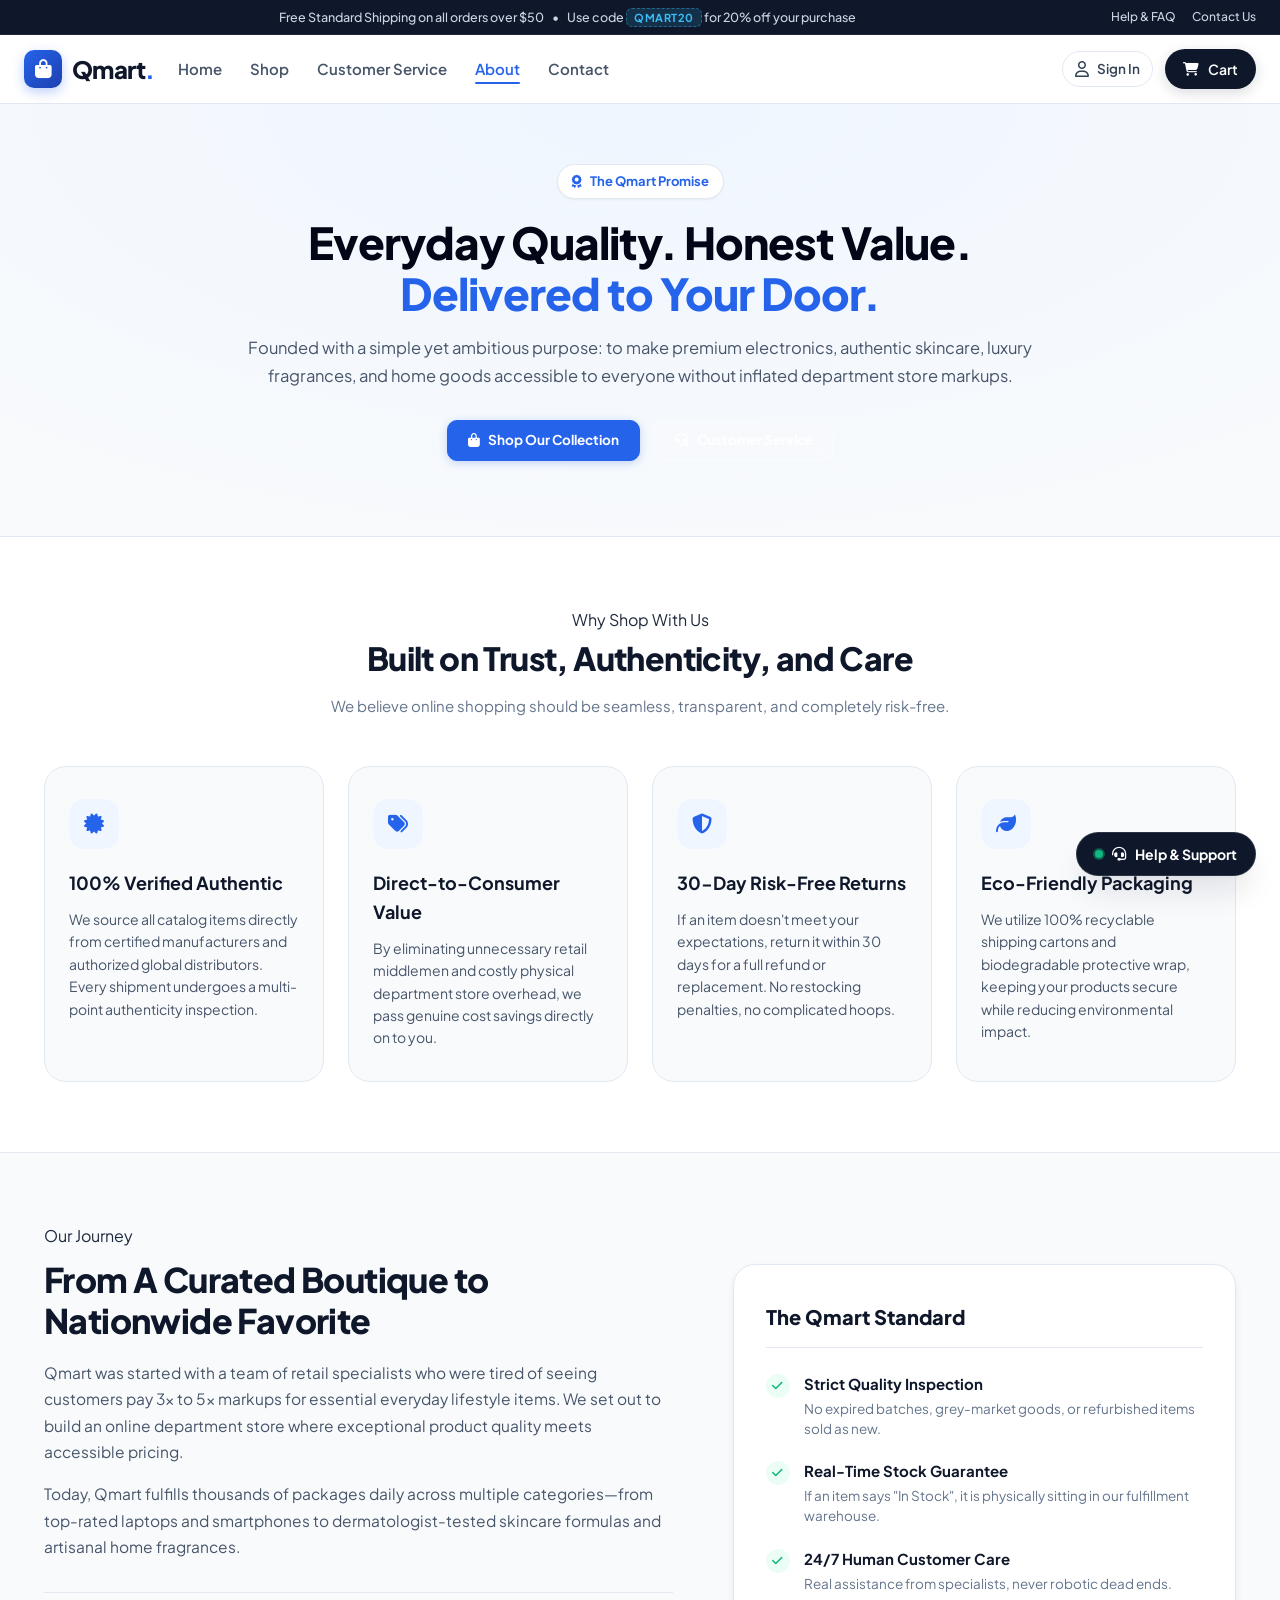
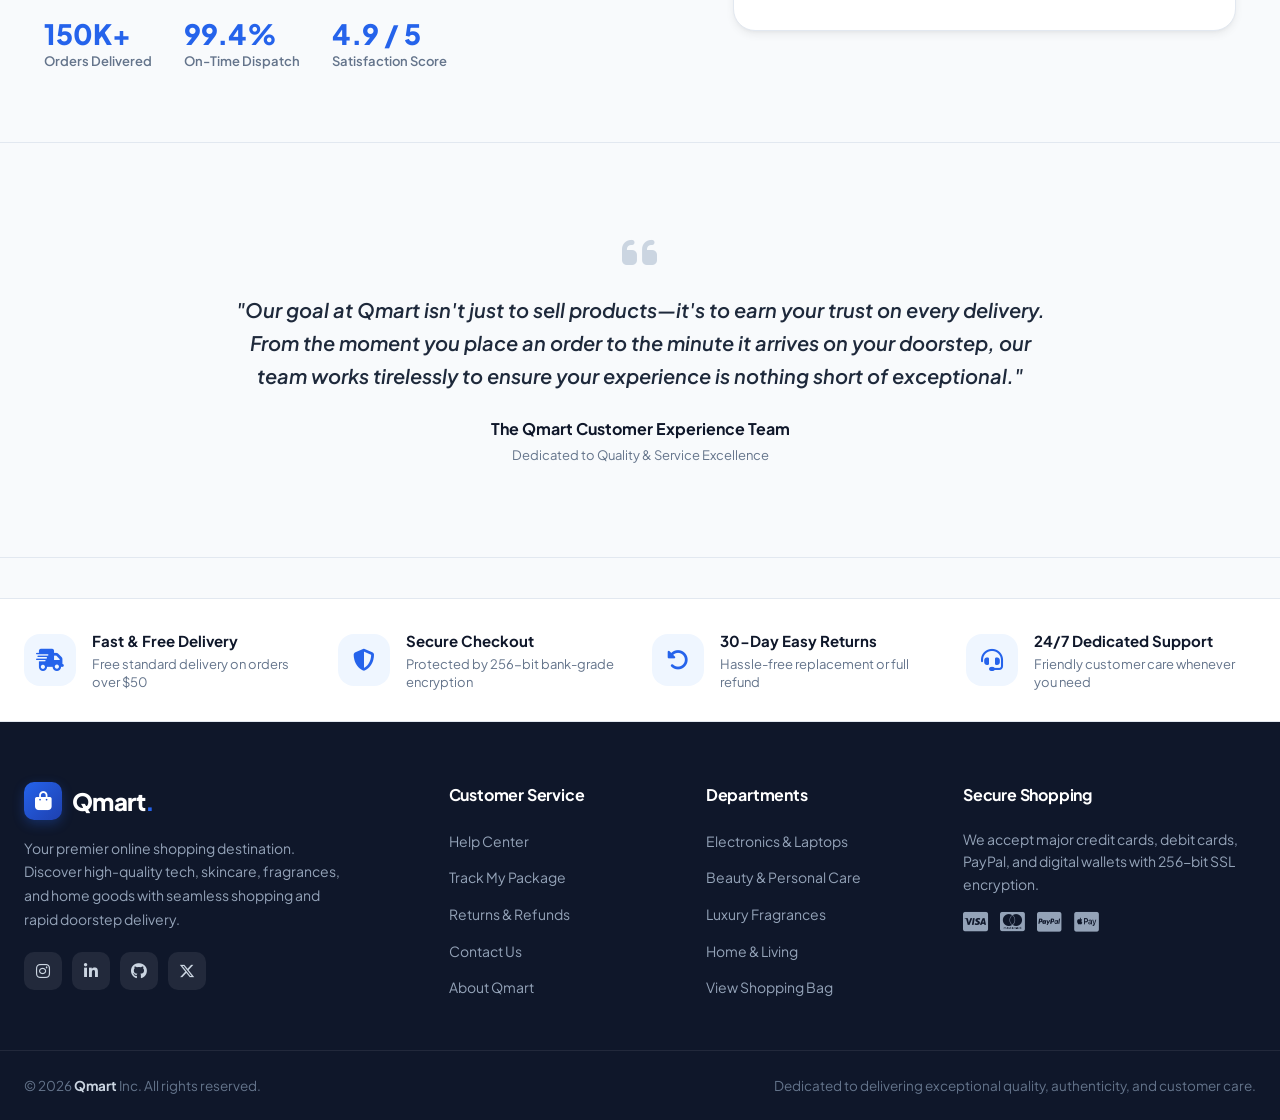
<file: about.html>
<!DOCTYPE html>
<html lang="en">

<head>
    <meta charset="UTF-8">
    <meta name="viewport" content="width=device-width, initial-scale=1.0">
    <title>About Qmart | Our Story & Sourcing Standards</title>

    <!-- Global CSS -->
    <link rel="stylesheet" href="./common.css">
    <!-- About Specific CSS -->
    <link rel="stylesheet" href="./about.css">

    <!-- Font Awesome -->
    <link rel="stylesheet" href="https://cdnjs.cloudflare.com/ajax/libs/font-awesome/6.5.2/css/all.min.css">
</head>

<body>

    <!-- ================= ANNOUNCEMENT BAR ================= -->
    <div class="announcement-bar">
        <div class="announcement-text">
            <span>Free Standard Shipping on all orders over $50</span>
            <span class="sep">•</span>
            <span>Use code <strong class="coupon-code">QMART20</strong> for 20% off your purchase</span>
        </div>
        <div class="announcement-links">
            <a href="./customer-service.html">Help & FAQ</a>
            <a href="./contact.html">Contact Us</a>
        </div>
    </div>

    <!-- ================= NAVBAR ================= -->
    <header class="main-header">
        <div class="navbar-inner">
            <a href="./home/home.html" class="brand-logo">
                <div class="brand-icon">
                    <i class="fa-solid fa-bag-shopping"></i>
                </div>
                <span>Qmart<span class="dot">.</span></span>
            </a>

            <ul class="nav-menu">
                <li><a href="./home/home.html" class="nav-link">Home</a></li>
                <li><a href="./home/home.html#catalog-section" class="nav-link">Shop</a></li>
                <li><a href="./customer-service.html" class="nav-link">Customer Service</a></li>
                <li><a href="./about.html" class="nav-link active">About</a></li>
                <li><a href="./contact.html" class="nav-link">Contact</a></li>
            </ul>

            <div class="header-actions" style="margin-left: auto;">
                <a href="./registratuion&login/login.html" class="action-btn user-account-btn">
                    <i class="fa-regular fa-user"></i>
                    <span>Sign In</span>
                </a>

                <a href="./cart/cart.html" class="cart-pill-btn">
                    <i class="fa-solid fa-cart-shopping"></i>
                    <span class="cart-text">Cart</span>
                    <span class="cart-badge" id="cartCount">0</span>
                </a>
            </div>
        </div>
    </header>

    <!-- Mobile Drawer -->
    <div class="mobile-drawer">
        <div class="mobile-drawer-content">
            <div class="mobile-drawer-header">
                <div class="brand-logo">
                    <div class="brand-icon"><i class="fa-solid fa-bag-shopping"></i></div>
                    <span>Qmart<span class="dot">.</span></span>
                </div>
                <button class="mobile-drawer-close" aria-label="Close menu" style="background:none;font-size:22px;color:var(--slate-600);"><i class="fa-solid fa-xmark"></i></button>
            </div>
            <ul class="mobile-nav-links">
                <li><a href="./home/home.html"><i class="fa-solid fa-house" style="margin-right:10px;"></i> Home</a></li>
                <li><a href="./home/home.html#catalog-section"><i class="fa-solid fa-store" style="margin-right:10px;"></i> Browse Store</a></li>
                <li><a href="./customer-service.html"><i class="fa-solid fa-headset" style="margin-right:10px;"></i> Customer Service</a></li>
                <li><a href="./cart/cart.html"><i class="fa-solid fa-cart-shopping" style="margin-right:10px;"></i> Shopping Cart</a></li>
                <li><a href="./about.html" class="active"><i class="fa-solid fa-circle-info" style="margin-right:10px;"></i> About Qmart</a></li>
                <li><a href="./contact.html"><i class="fa-solid fa-envelope" style="margin-right:10px;"></i> Contact Support</a></li>
            </ul>
        </div>
    </div>

    <!-- ================= ABOUT HERO ================= -->
    <section class="about-hero">
        <div class="about-hero-container">
            <span class="hero-tag"><i class="fa-solid fa-award"></i> The Qmart Promise</span>
            <h1>
                Everyday Quality. Honest Value.
                <span>Delivered to Your Door.</span>
            </h1>
            <p>
                Founded with a simple yet ambitious purpose: to make premium electronics, authentic skincare, luxury fragrances, and home goods accessible to everyone without inflated department store markups.
            </p>
            <div class="about-hero-actions">
                <a href="./home/home.html#catalog-section" class="btn btn-primary">
                    <i class="fa-solid fa-bag-shopping"></i> Shop Our Collection
                </a>
                <a href="./customer-service.html" class="btn btn-secondary">
                    <i class="fa-solid fa-headset"></i> Customer Service
                </a>
            </div>
        </div>
    </section>

    <!-- ================= COMPANY PILLARS / STANDARDS ================= -->
    <section class="pillars-section">
        <div class="section-container">
            <div class="section-header-center">
                <span class="catalog-pill">Why Shop With Us</span>
                <h2>Built on Trust, Authenticity, and Care</h2>
                <p>We believe online shopping should be seamless, transparent, and completely risk-free.</p>
            </div>

            <div class="pillars-grid">
                <div class="pillar-card">
                    <div class="pillar-icon"><i class="fa-solid fa-certificate"></i></div>
                    <h3>100% Verified Authentic</h3>
                    <p>We source all catalog items directly from certified manufacturers and authorized global distributors. Every shipment undergoes a multi-point authenticity inspection.</p>
                </div>

                <div class="pillar-card">
                    <div class="pillar-icon"><i class="fa-solid fa-tags"></i></div>
                    <h3>Direct-to-Consumer Value</h3>
                    <p>By eliminating unnecessary retail middlemen and costly physical department store overhead, we pass genuine cost savings directly on to you.</p>
                </div>

                <div class="pillar-card">
                    <div class="pillar-icon"><i class="fa-solid fa-shield-halved"></i></div>
                    <h3>30-Day Risk-Free Returns</h3>
                    <p>If an item doesn't meet your expectations, return it within 30 days for a full refund or replacement. No restocking penalties, no complicated hoops.</p>
                </div>

                <div class="pillar-card">
                    <div class="pillar-icon"><i class="fa-solid fa-leaf"></i></div>
                    <h3>Eco-Friendly Packaging</h3>
                    <p>We utilize 100% recyclable shipping cartons and biodegradable protective wrap, keeping your products secure while reducing environmental impact.</p>
                </div>
            </div>
        </div>
    </section>

    <!-- ================= BRAND STORY & MILESTONES ================= -->
    <section class="story-section">
        <div class="section-container">
            <div class="story-content-grid">
                <div class="story-text">
                    <span class="catalog-pill">Our Journey</span>
                    <h2>From A Curated Boutique to Nationwide Favorite</h2>
                    <p>
                        Qmart was started with a team of retail specialists who were tired of seeing customers pay 3x to 5x markups for essential everyday lifestyle items. We set out to build an online department store where exceptional product quality meets accessible pricing.
                    </p>
                    <p>
                        Today, Qmart fulfills thousands of packages daily across multiple categories—from top-rated laptops and smartphones to dermatologist-tested skincare formulas and artisanal home fragrances.
                    </p>
                    <div class="milestones-row">
                        <div class="milestone-box">
                            <span class="milestone-num">150K+</span>
                            <span class="milestone-lbl">Orders Delivered</span>
                        </div>
                        <div class="milestone-box">
                            <span class="milestone-num">99.4%</span>
                            <span class="milestone-lbl">On-Time Dispatch</span>
                        </div>
                        <div class="milestone-box">
                            <span class="milestone-num">4.9 / 5</span>
                            <span class="milestone-lbl">Satisfaction Score</span>
                        </div>
                    </div>
                </div>

                <div class="story-highlight-card">
                    <h3>The Qmart Standard</h3>
                    <ul class="standards-list">
                        <li>
                            <i class="fa-solid fa-check"></i>
                            <div>
                                <strong>Strict Quality Inspection</strong>
                                <p>No expired batches, grey-market goods, or refurbished items sold as new.</p>
                            </div>
                        </li>
                        <li>
                            <i class="fa-solid fa-check"></i>
                            <div>
                                <strong>Real-Time Stock Guarantee</strong>
                                <p>If an item says "In Stock", it is physically sitting in our fulfillment warehouse.</p>
                            </div>
                        </li>
                        <li>
                            <i class="fa-solid fa-check"></i>
                            <div>
                                <strong>24/7 Human Customer Care</strong>
                                <p>Real assistance from specialists, never robotic dead ends.</p>
                            </div>
                        </li>
                    </ul>
                </div>
            </div>
        </div>
    </section>

    <!-- ================= LEADERSHIP COMMITMENT ================= -->
    <section class="quote-section">
        <div class="section-container">
            <div class="quote-card">
                <i class="fa-solid fa-quote-left quote-mark"></i>
                <blockquote>
                    "Our goal at Qmart isn't just to sell products—it's to earn your trust on every delivery. From the moment you place an order to the minute it arrives on your doorstep, our team works tirelessly to ensure your experience is nothing short of exceptional."
                </blockquote>
                <div class="quote-author">
                    <strong>The Qmart Customer Experience Team</strong>
                    <span>Dedicated to Quality & Service Excellence</span>
                </div>
            </div>
        </div>
    </section>

    <!-- ================= VALUE PROPOSITION STRIP ================= -->
    <section class="trust-strip">
        <div class="trust-container">
            <div class="trust-item">
                <div class="trust-icon"><i class="fa-solid fa-truck-fast"></i></div>
                <div class="trust-info">
                    <h4>Fast & Free Delivery</h4>
                    <p>Free standard delivery on orders over $50</p>
                </div>
            </div>
            <div class="trust-item">
                <div class="trust-icon"><i class="fa-solid fa-shield-halved"></i></div>
                <div class="trust-info">
                    <h4>Secure Checkout</h4>
                    <p>Protected by 256-bit bank-grade encryption</p>
                </div>
            </div>
            <div class="trust-item">
                <div class="trust-icon"><i class="fa-solid fa-rotate-left"></i></div>
                <div class="trust-info">
                    <h4>30-Day Easy Returns</h4>
                    <p>Hassle-free replacement or full refund</p>
                </div>
            </div>
            <div class="trust-item">
                <div class="trust-icon"><i class="fa-solid fa-headset"></i></div>
                <div class="trust-info">
                    <h4>24/7 Dedicated Support</h4>
                    <p>Friendly customer care whenever you need</p>
                </div>
            </div>
        </div>
    </section>

    <!-- ================= FOOTER ================= -->
    <footer class="global-footer">
        <div class="footer-top">
            <div class="footer-col footer-brand">
                <a href="./home/home.html" class="brand-logo">
                    <div class="brand-icon"><i class="fa-solid fa-bag-shopping"></i></div>
                    <span>Qmart<span class="dot">.</span></span>
                </a>
                <p>Your premier online shopping destination. Discover high-quality tech, skincare, fragrances, and home goods with seamless shopping and rapid doorstep delivery.</p>
                <div class="footer-socials">
                    <a href="#"><i class="fa-brands fa-instagram"></i></a>
                    <a href="#"><i class="fa-brands fa-linkedin-in"></i></a>
                    <a href="#"><i class="fa-brands fa-github"></i></a>
                    <a href="#"><i class="fa-brands fa-x-twitter"></i></a>
                </div>
            </div>

            <div class="footer-col">
                <h3>Customer Service</h3>
                <ul>
                    <li><a href="./customer-service.html">Help Center</a></li>
                    <li><a href="./customer-service.html#orderTrackingSection">Track My Package</a></li>
                    <li><a href="./customer-service.html">Returns & Refunds</a></li>
                    <li><a href="./contact.html">Contact Us</a></li>
                    <li><a href="./about.html">About Qmart</a></li>
                </ul>
            </div>

            <div class="footer-col">
                <h3>Departments</h3>
                <ul>
                    <li><a href="./home/home.html#catalog-section">Electronics & Laptops</a></li>
                    <li><a href="./home/home.html#catalog-section">Beauty & Personal Care</a></li>
                    <li><a href="./home/home.html#catalog-section">Luxury Fragrances</a></li>
                    <li><a href="./home/home.html#catalog-section">Home & Living</a></li>
                    <li><a href="./cart/cart.html">View Shopping Bag</a></li>
                </ul>
            </div>

            <div class="footer-col footer-newsletter">
                <h3>Secure Shopping</h3>
                <p>We accept major credit cards, debit cards, PayPal, and digital wallets with 256-bit SSL encryption.</p>
                <div class="payment-methods">
                    <i class="fa-brands fa-cc-visa"></i>
                    <i class="fa-brands fa-cc-mastercard"></i>
                    <i class="fa-brands fa-cc-paypal"></i>
                    <i class="fa-brands fa-cc-apple-pay"></i>
                </div>
            </div>
        </div>

        <div class="footer-bottom">
            <div class="footer-bottom-inner">
                <p>© 2026 <strong>Qmart</strong> Inc. All rights reserved.</p>
                <p>Dedicated to delivering exceptional quality, authenticity, and customer care.</p>
            </div>
        </div>
    </footer>

    <!-- Toast container -->
    <div id="toast-container"></div>

    <!-- Scripts -->
    <script src="./common.js"></script>

</body>

</html>
</file>
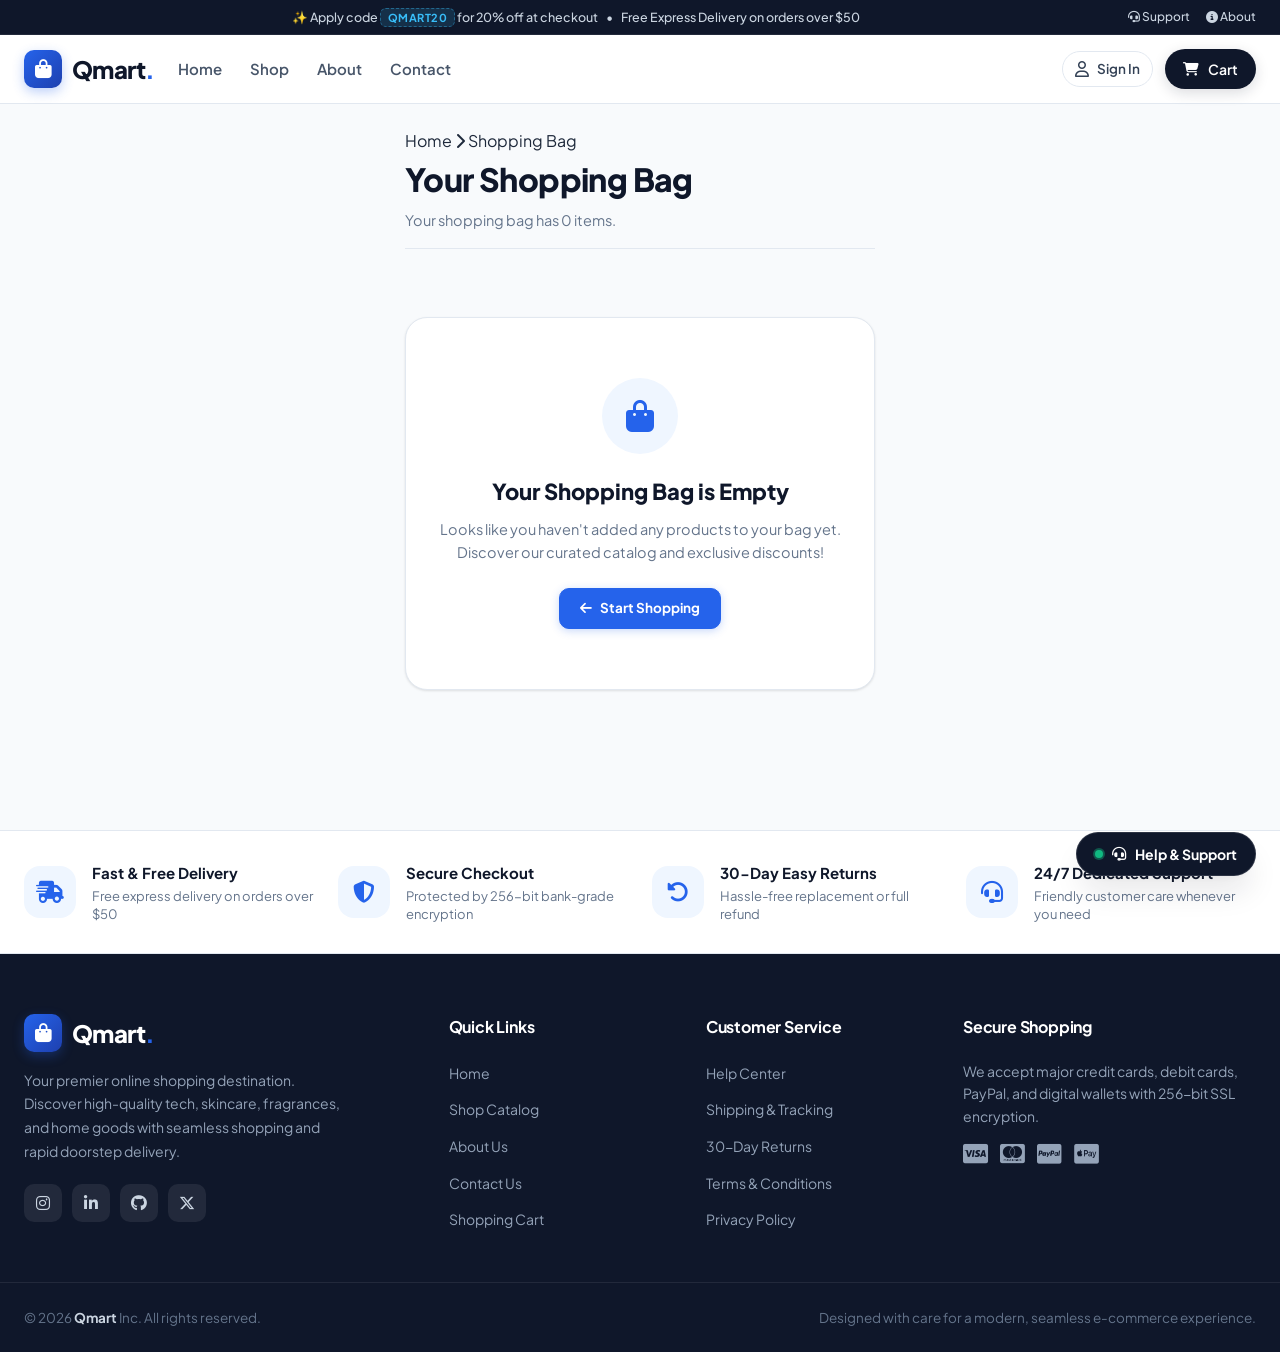
<file: cart.html>
<!DOCTYPE html>
<html lang="en">
<head>
    <meta charset="UTF-8">
    <title>Qmart | Cart</title>
    <script>
        window.location.replace("./cart/cart.html");
    </script>
</head>
<body></body>
</html>
</file>
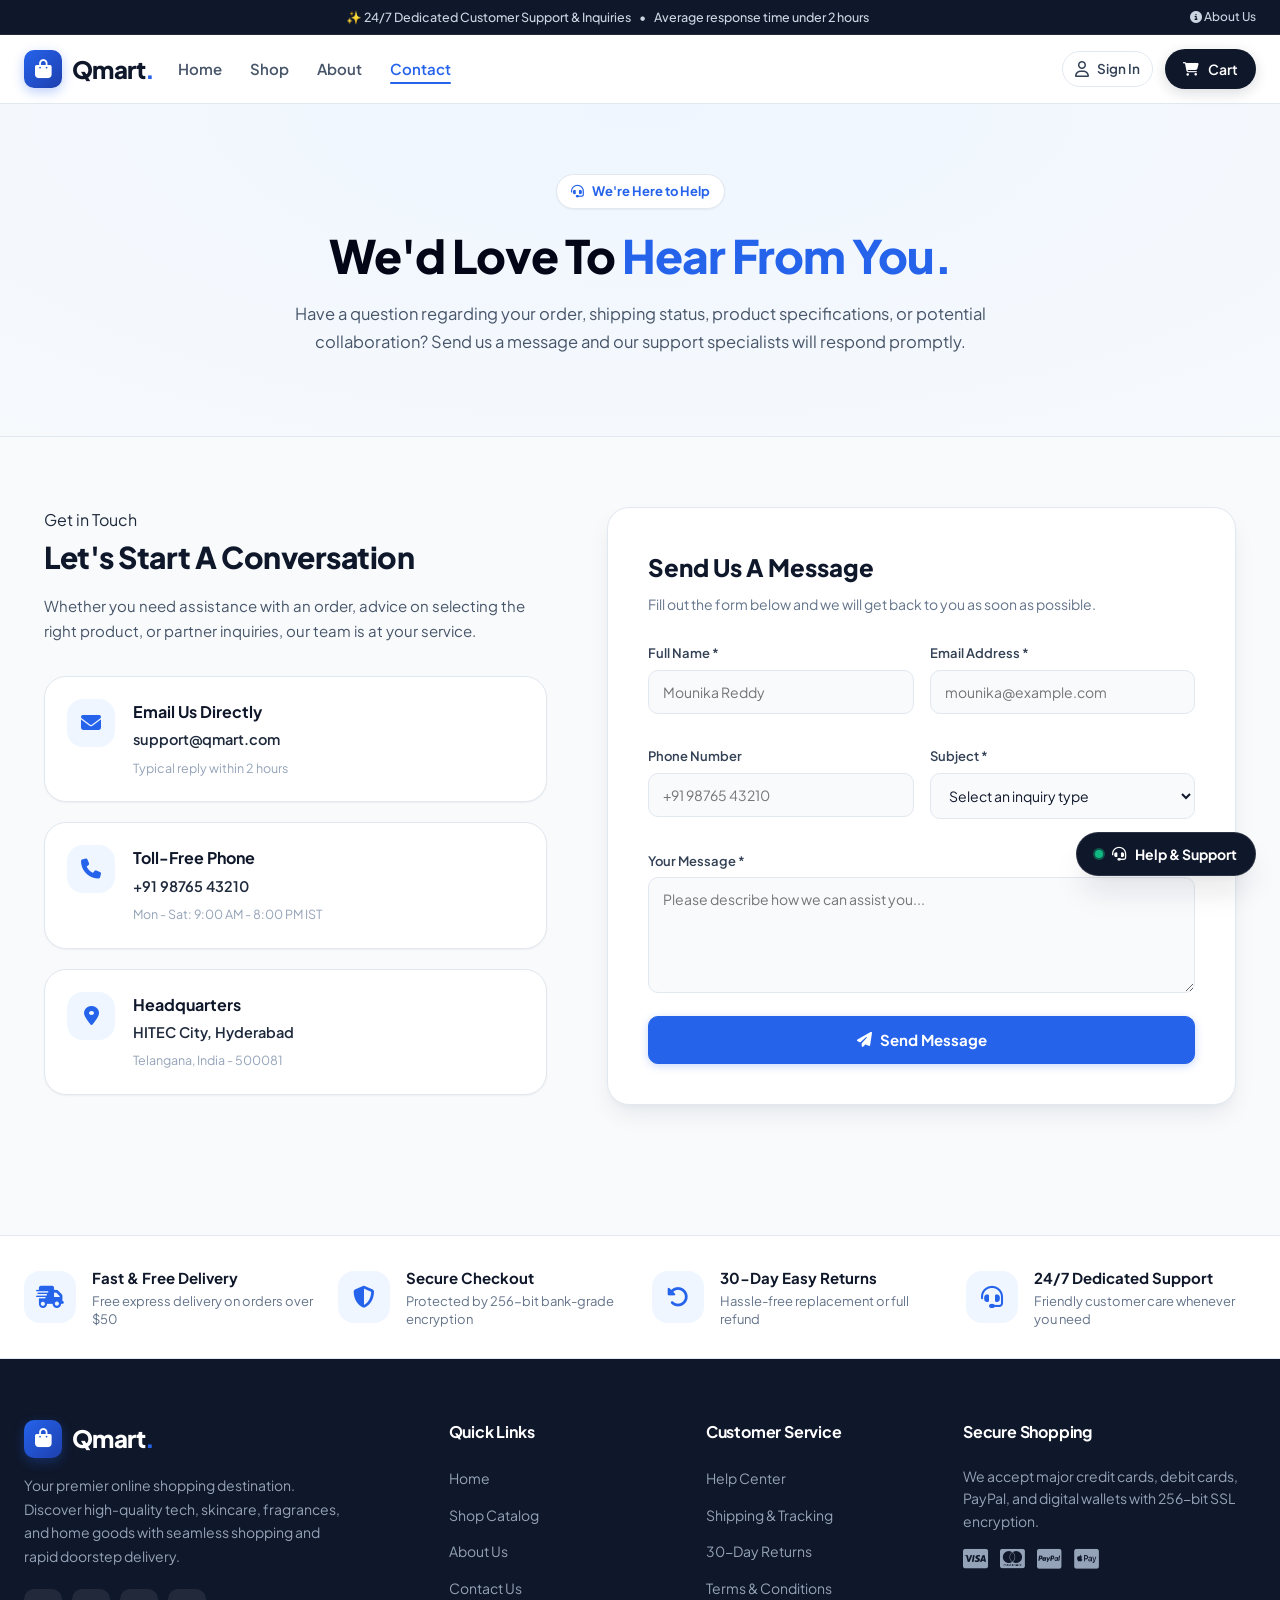
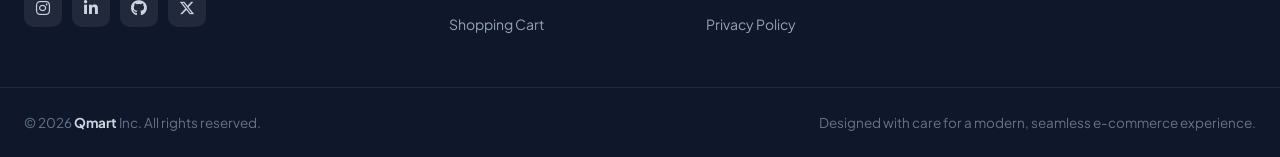
<file: contact.html>
<!DOCTYPE html>
<html lang="en">

<head>
    <meta charset="UTF-8">
    <meta name="viewport" content="width=device-width, initial-scale=1.0">
    <title>Contact Us | Qmart Support</title>

    <!-- Global CSS -->
    <link rel="stylesheet" href="./common.css">
    <!-- Contact Specific CSS -->
    <link rel="stylesheet" href="./contact.css">

    <!-- Font Awesome -->
    <link rel="stylesheet" href="https://cdnjs.cloudflare.com/ajax/libs/font-awesome/6.5.2/css/all.min.css">
</head>

<body>

    <!-- ================= ANNOUNCEMENT BAR ================= -->
    <div class="announcement-bar">
        <div class="announcement-text">
            <span>✨ 24/7 Dedicated Customer Support & Inquiries</span>
            <span class="sep">•</span>
            <span>Average response time under 2 hours</span>
        </div>
        <div class="announcement-links">
            <a href="./about.html"><i class="fa-solid fa-circle-info"></i> About Us</a>
        </div>
    </div>

    <!-- ================= NAVBAR ================= -->
    <header class="main-header">
        <div class="navbar-inner">
            <a href="./home/home.html" class="brand-logo">
                <div class="brand-icon">
                    <i class="fa-solid fa-bag-shopping"></i>
                </div>
                <span>Qmart<span class="dot">.</span></span>
            </a>

            <ul class="nav-menu">
                <li><a href="./home/home.html" class="nav-link">Home</a></li>
                <li><a href="./home/home.html#catalog-section" class="nav-link">Shop</a></li>
                <li><a href="./about.html" class="nav-link">About</a></li>
                <li><a href="./contact.html" class="nav-link active">Contact</a></li>
            </ul>

            <div class="header-actions" style="margin-left: auto;">
                <a href="./registratuion&login/login.html" class="action-btn user-account-btn">
                    <i class="fa-regular fa-user"></i>
                    <span>Sign In</span>
                </a>

                <a href="./cart/cart.html" class="cart-pill-btn">
                    <i class="fa-solid fa-cart-shopping"></i>
                    <span class="cart-text">Cart</span>
                    <span class="cart-badge" id="cartCount">0</span>
                </a>
            </div>
        </div>
    </header>

    <!-- Mobile Drawer -->
    <div class="mobile-drawer">
        <div class="mobile-drawer-content">
            <div class="mobile-drawer-header">
                <div class="brand-logo">
                    <div class="brand-icon"><i class="fa-solid fa-bag-shopping"></i></div>
                    <span>Qmart<span class="dot">.</span></span>
                </div>
                <button class="mobile-drawer-close" aria-label="Close menu" style="background:none;font-size:22px;color:var(--slate-600);"><i class="fa-solid fa-xmark"></i></button>
            </div>
            <ul class="mobile-nav-links">
                <li><a href="./home/home.html"><i class="fa-solid fa-house" style="margin-right:10px;"></i> Home</a></li>
                <li><a href="./home/home.html#catalog-section"><i class="fa-solid fa-store" style="margin-right:10px;"></i> Browse Catalog</a></li>
                <li><a href="./cart/cart.html"><i class="fa-solid fa-cart-shopping" style="margin-right:10px;"></i> Shopping Cart</a></li>
                <li><a href="./about.html"><i class="fa-solid fa-circle-info" style="margin-right:10px;"></i> About Us</a></li>
                <li><a href="./contact.html" class="active"><i class="fa-solid fa-envelope" style="margin-right:10px;"></i> Contact Support</a></li>
            </ul>
        </div>
    </div>

    <!-- ================= CONTACT HERO ================= -->
    <section class="contact-hero">
        <div class="contact-hero-container">
            <span class="hero-tag"><i class="fa-solid fa-headset"></i> We're Here to Help</span>
            <h1>
                We'd Love To
                <span>Hear From You.</span>
            </h1>
            <p>
                Have a question regarding your order, shipping status, product specifications, or potential collaboration? Send us a message and our support specialists will respond promptly.
            </p>
        </div>
    </section>

    <!-- ================= CONTACT SECTION ================= -->
    <section class="contact-section">
        <div class="contact-grid-container">

            <!-- Contact Information Sidebar -->
            <div class="contact-info-col">
                <span class="catalog-pill">Get in Touch</span>
                <h2>Let's Start A Conversation</h2>
                <p class="info-desc">
                    Whether you need assistance with an order, advice on selecting the right product, or partner inquiries, our team is at your service.
                </p>

                <div class="info-cards">
                    <div class="info-card">
                        <div class="info-icon"><i class="fa-solid fa-envelope"></i></div>
                        <div>
                            <h4>Email Us Directly</h4>
                            <p>support@qmart.com</p>
                            <span>Typical reply within 2 hours</span>
                        </div>
                    </div>

                    <div class="info-card">
                        <div class="info-icon"><i class="fa-solid fa-phone"></i></div>
                        <div>
                            <h4>Toll-Free Phone</h4>
                            <p>+91 98765 43210</p>
                            <span>Mon - Sat: 9:00 AM - 8:00 PM IST</span>
                        </div>
                    </div>

                    <div class="info-card">
                        <div class="info-icon"><i class="fa-solid fa-location-dot"></i></div>
                        <div>
                            <h4>Headquarters</h4>
                            <p>HITEC City, Hyderabad</p>
                            <span>Telangana, India - 500081</span>
                        </div>
                    </div>
                </div>
            </div>

            <!-- Contact Form Card -->
            <div class="contact-form-col">
                <div class="form-card">
                    <h3>Send Us A Message</h3>
                    <p>Fill out the form below and we will get back to you as soon as possible.</p>

                    <form id="contactForm" onsubmit="handleContactSubmit(event)">
                        <div class="form-group-row">
                            <div class="form-control">
                                <label for="name">Full Name *</label>
                                <input type="text" id="name" placeholder="Mounika Reddy" required>
                            </div>
                            <div class="form-control">
                                <label for="email">Email Address *</label>
                                <input type="email" id="email" placeholder="mounika@example.com" required>
                            </div>
                        </div>

                        <div class="form-group-row">
                            <div class="form-control">
                                <label for="phone">Phone Number</label>
                                <input type="tel" id="phone" placeholder="+91 98765 43210">
                            </div>
                            <div class="form-control">
                                <label for="subject">Subject *</label>
                                <select id="subject" required>
                                    <option value="">Select an inquiry type</option>
                                    <option value="order">Order Tracking & Delivery</option>
                                    <option value="product">Product Information & Stock</option>
                                    <option value="return">Returns & Refund Request</option>
                                    <option value="feedback">Website Feedback / Other</option>
                                </select>
                            </div>
                        </div>

                        <div class="form-control">
                            <label for="message">Your Message *</label>
                            <textarea id="message" rows="5" placeholder="Please describe how we can assist you..." required></textarea>
                        </div>

                        <button type="submit" class="btn btn-primary" style="width: 100%; height: 48px; font-size: 15px;">
                            <i class="fa-solid fa-paper-plane"></i> Send Message
                        </button>
                    </form>
                </div>
            </div>

        </div>
    </section>

    <!-- ================= VALUE PROPOSITION STRIP ================= -->
    <section class="trust-strip">
        <div class="trust-container">
            <div class="trust-item">
                <div class="trust-icon"><i class="fa-solid fa-truck-fast"></i></div>
                <div class="trust-info">
                    <h4>Fast & Free Delivery</h4>
                    <p>Free express delivery on orders over $50</p>
                </div>
            </div>
            <div class="trust-item">
                <div class="trust-icon"><i class="fa-solid fa-shield-halved"></i></div>
                <div class="trust-info">
                    <h4>Secure Checkout</h4>
                    <p>Protected by 256-bit bank-grade encryption</p>
                </div>
            </div>
            <div class="trust-item">
                <div class="trust-icon"><i class="fa-solid fa-rotate-left"></i></div>
                <div class="trust-info">
                    <h4>30-Day Easy Returns</h4>
                    <p>Hassle-free replacement or full refund</p>
                </div>
            </div>
            <div class="trust-item">
                <div class="trust-icon"><i class="fa-solid fa-headset"></i></div>
                <div class="trust-info">
                    <h4>24/7 Dedicated Support</h4>
                    <p>Friendly customer care whenever you need</p>
                </div>
            </div>
        </div>
    </section>

    <!-- ================= FOOTER ================= -->
    <footer class="global-footer">
        <div class="footer-top">
            <div class="footer-col footer-brand">
                <a href="./home/home.html" class="brand-logo">
                    <div class="brand-icon"><i class="fa-solid fa-bag-shopping"></i></div>
                    <span>Qmart<span class="dot">.</span></span>
                </a>
                <p>Your premier online shopping destination. Discover high-quality tech, skincare, fragrances, and home goods with seamless shopping and rapid doorstep delivery.</p>
                <div class="footer-socials">
                    <a href="#"><i class="fa-brands fa-instagram"></i></a>
                    <a href="#"><i class="fa-brands fa-linkedin-in"></i></a>
                    <a href="#"><i class="fa-brands fa-github"></i></a>
                    <a href="#"><i class="fa-brands fa-x-twitter"></i></a>
                </div>
            </div>

            <div class="footer-col">
                <h3>Quick Links</h3>
                <ul>
                    <li><a href="./home/home.html">Home</a></li>
                    <li><a href="./home/home.html#catalog-section">Shop Catalog</a></li>
                    <li><a href="./about.html">About Us</a></li>
                    <li><a href="./contact.html">Contact Us</a></li>
                    <li><a href="./cart/cart.html">Shopping Cart</a></li>
                </ul>
            </div>

            <div class="footer-col">
                <h3>Customer Service</h3>
                <ul>
                    <li><a href="./contact.html">Help Center</a></li>
                    <li><a href="#">Shipping & Tracking</a></li>
                    <li><a href="#">30-Day Returns</a></li>
                    <li><a href="#">Terms & Conditions</a></li>
                    <li><a href="#">Privacy Policy</a></li>
                </ul>
            </div>

            <div class="footer-col footer-newsletter">
                <h3>Secure Shopping</h3>
                <p>We accept major credit cards, debit cards, PayPal, and digital wallets with 256-bit SSL encryption.</p>
                <div class="payment-methods">
                    <i class="fa-brands fa-cc-visa"></i>
                    <i class="fa-brands fa-cc-mastercard"></i>
                    <i class="fa-brands fa-cc-paypal"></i>
                    <i class="fa-brands fa-cc-apple-pay"></i>
                </div>
            </div>
        </div>

        <div class="footer-bottom">
            <div class="footer-bottom-inner">
                <p>© 2026 <strong>Qmart</strong> Inc. All rights reserved.</p>
                <p>Designed with care for a modern, seamless e-commerce experience.</p>
            </div>
        </div>
    </footer>

    <!-- Toast container -->
    <div id="toast-container"></div>

    <!-- Scripts -->
    <script src="./common.js"></script>
    <script>
        function handleContactSubmit(e) {
            e.preventDefault();
            const name = document.getElementById("name").value;
            showToast("Message Received!", `Thank you, ${name}. Our support team will reach out to you shortly.`);
            e.target.reset();
        }
    </script>

</body>

</html>
</file>
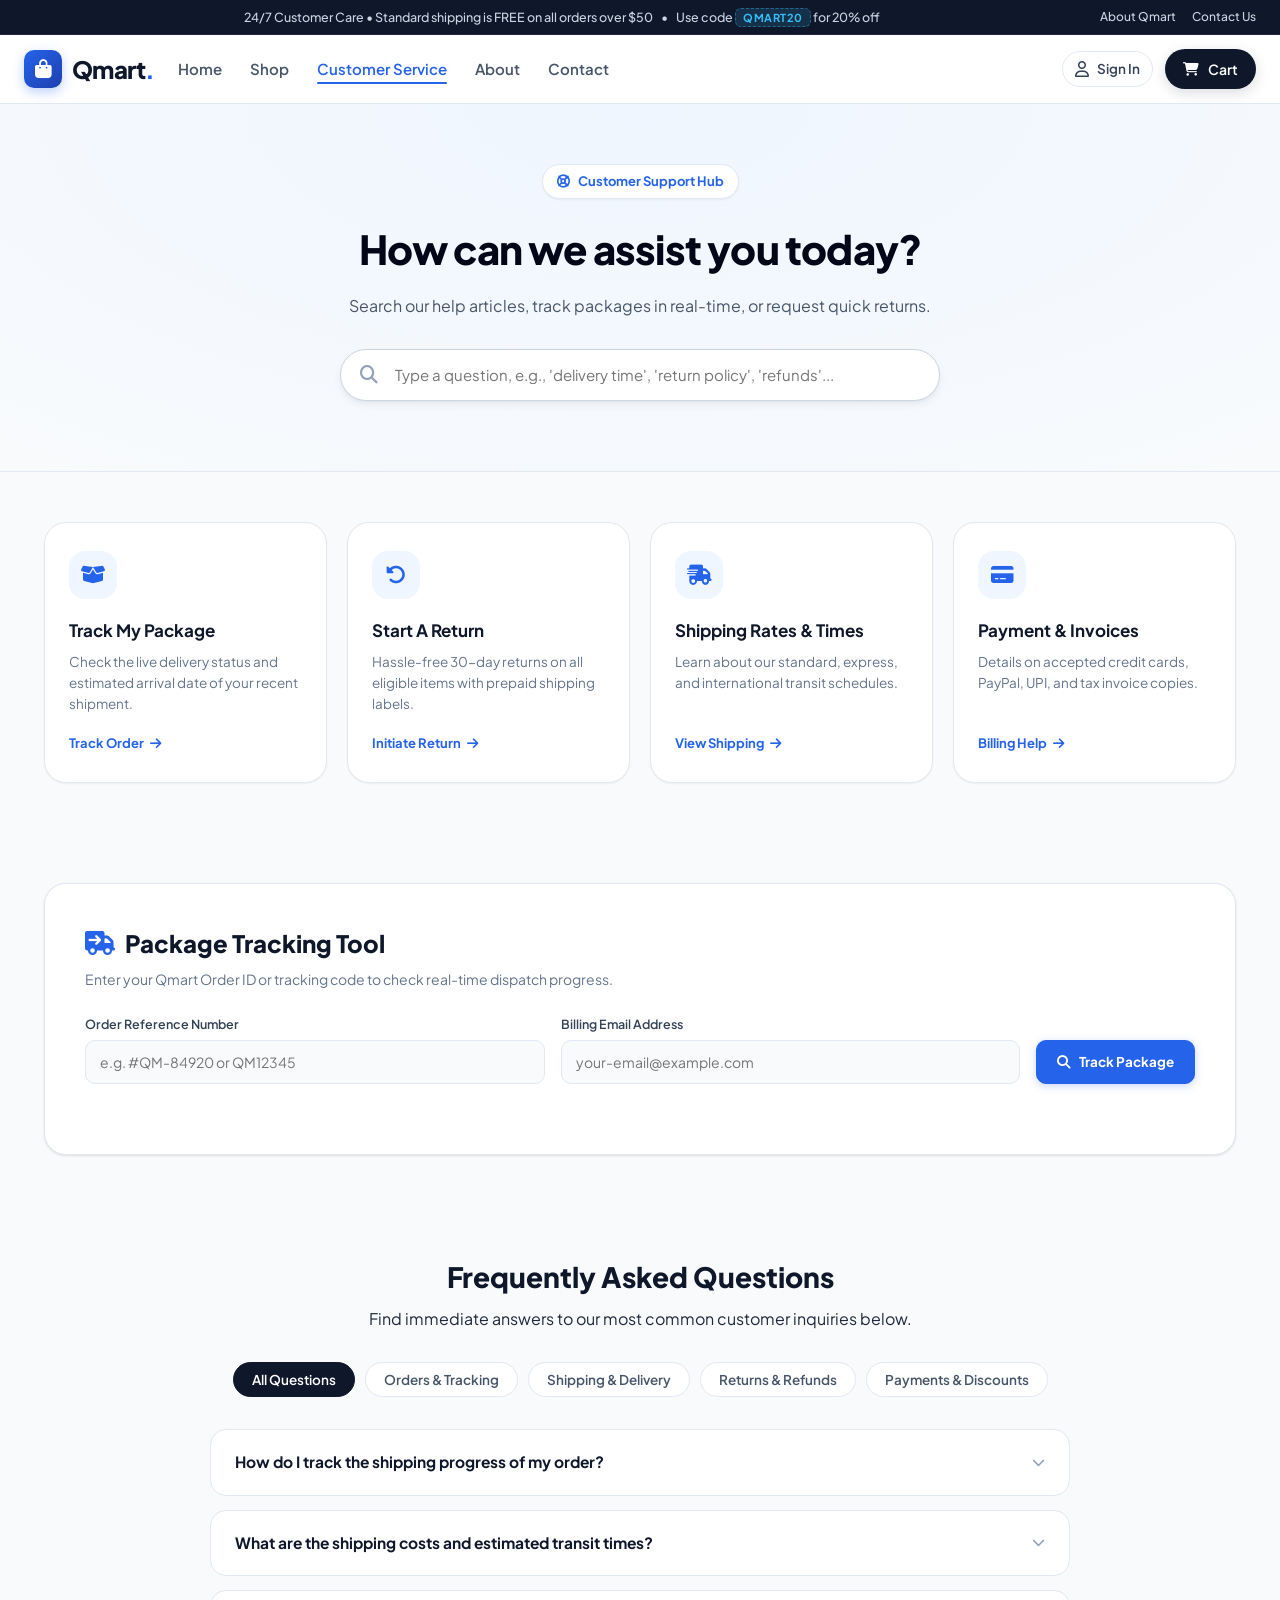
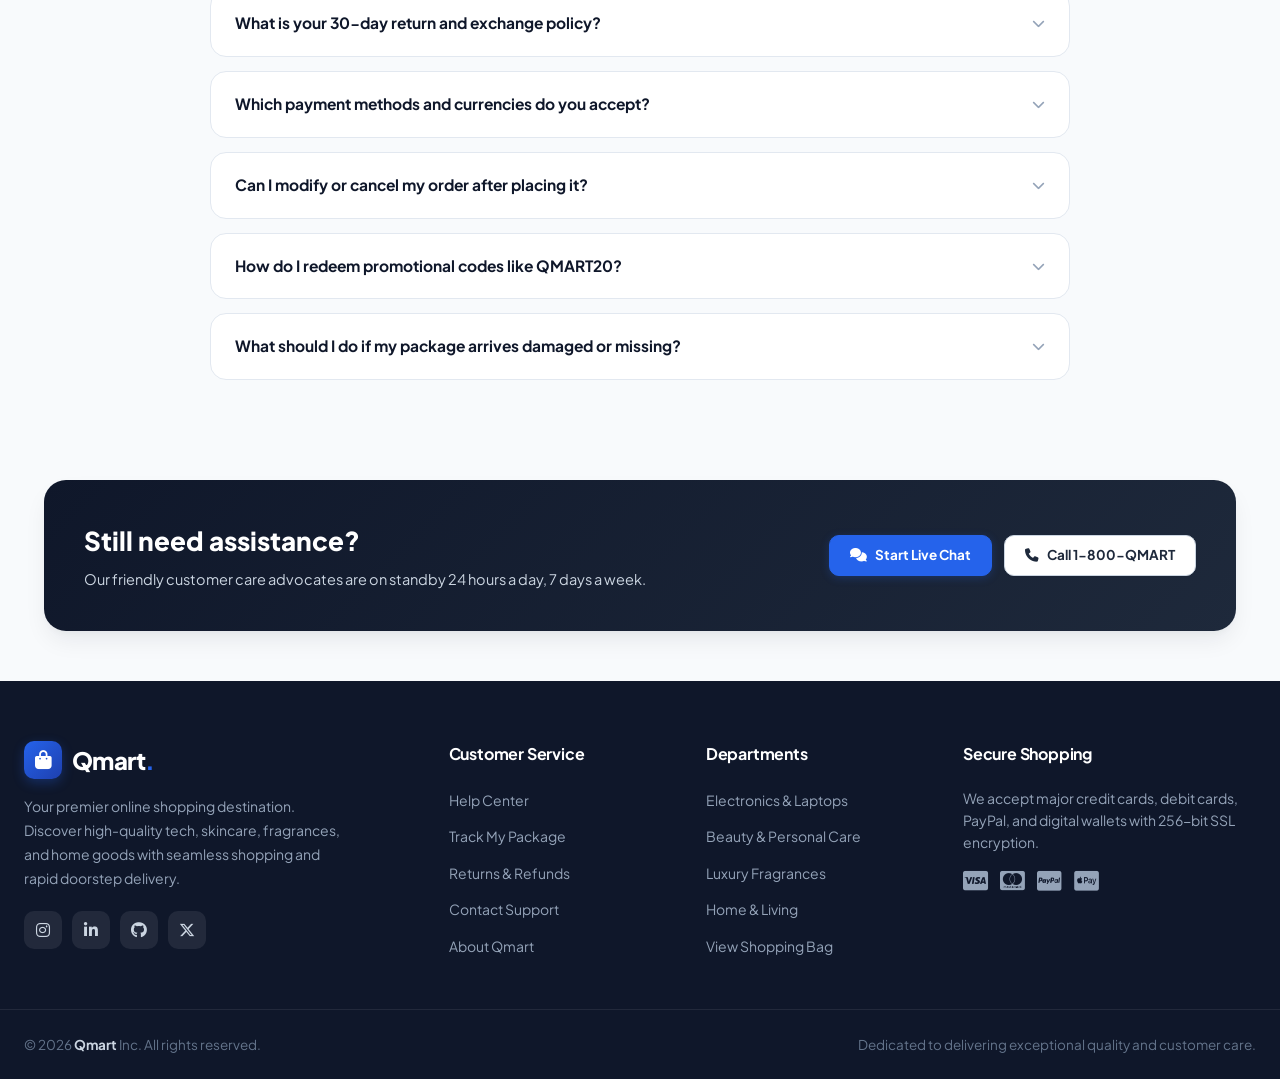
<file: customer-service.html>
<!DOCTYPE html>
<html lang="en">

<head>
    <meta charset="UTF-8">
    <meta name="viewport" content="width=device-width, initial-scale=1.0">
    <title>Customer Service & Help Center | Qmart</title>

    <!-- Global CSS -->
    <link rel="stylesheet" href="./common.css">
    <!-- Customer Service CSS -->
    <link rel="stylesheet" href="./customer-service.css">

    <!-- Font Awesome -->
    <link rel="stylesheet" href="https://cdnjs.cloudflare.com/ajax/libs/font-awesome/6.5.2/css/all.min.css">
</head>

<body>

    <!-- ================= ANNOUNCEMENT BAR ================= -->
    <div class="announcement-bar">
        <div class="announcement-text">
            <span>24/7 Customer Care • Standard shipping is FREE on all orders over $50</span>
            <span class="sep">•</span>
            <span>Use code <strong class="coupon-code">QMART20</strong> for 20% off</span>
        </div>
        <div class="announcement-links">
            <a href="./about.html">About Qmart</a>
            <a href="./contact.html">Contact Us</a>
        </div>
    </div>

    <!-- ================= NAVBAR ================= -->
    <header class="main-header">
        <div class="navbar-inner">
            <a href="./home/home.html" class="brand-logo">
                <div class="brand-icon">
                    <i class="fa-solid fa-bag-shopping"></i>
                </div>
                <span>Qmart<span class="dot">.</span></span>
            </a>

            <ul class="nav-menu">
                <li><a href="./home/home.html" class="nav-link">Home</a></li>
                <li><a href="./home/home.html#catalog-section" class="nav-link">Shop</a></li>
                <li><a href="./customer-service.html" class="nav-link active">Customer Service</a></li>
                <li><a href="./about.html" class="nav-link">About</a></li>
                <li><a href="./contact.html" class="nav-link">Contact</a></li>
            </ul>

            <div class="header-actions" style="margin-left: auto;">
                <a href="./registratuion&login/login.html" class="action-btn user-account-btn">
                    <i class="fa-regular fa-user"></i>
                    <span>Sign In</span>
                </a>

                <a href="./cart/cart.html" class="cart-pill-btn">
                    <i class="fa-solid fa-cart-shopping"></i>
                    <span class="cart-text">Cart</span>
                    <span class="cart-badge" id="cartCount">0</span>
                </a>
            </div>
        </div>
    </header>

    <!-- Mobile Drawer -->
    <div class="mobile-drawer">
        <div class="mobile-drawer-content">
            <div class="mobile-drawer-header">
                <div class="brand-logo">
                    <div class="brand-icon"><i class="fa-solid fa-bag-shopping"></i></div>
                    <span>Qmart<span class="dot">.</span></span>
                </div>
                <button class="mobile-drawer-close" aria-label="Close menu" style="background:none;font-size:22px;color:var(--slate-600);"><i class="fa-solid fa-xmark"></i></button>
            </div>
            <ul class="mobile-nav-links">
                <li><a href="./home/home.html"><i class="fa-solid fa-house" style="margin-right:10px;"></i> Home</a></li>
                <li><a href="./home/home.html#catalog-section"><i class="fa-solid fa-store" style="margin-right:10px;"></i> Browse Store</a></li>
                <li><a href="./customer-service.html" class="active"><i class="fa-solid fa-headset" style="margin-right:10px;"></i> Customer Service</a></li>
                <li><a href="./cart/cart.html"><i class="fa-solid fa-cart-shopping" style="margin-right:10px;"></i> Shopping Cart</a></li>
                <li><a href="./about.html"><i class="fa-solid fa-circle-info" style="margin-right:10px;"></i> About Us</a></li>
                <li><a href="./contact.html"><i class="fa-solid fa-envelope" style="margin-right:10px;"></i> Contact Support</a></li>
            </ul>
        </div>
    </div>

    <!-- ================= HELP CENTER HERO ================= -->
    <section class="help-hero">
        <div class="help-hero-container">
            <span class="help-badge"><i class="fa-solid fa-life-ring"></i> Customer Support Hub</span>
            <h1>How can we assist you today?</h1>
            <p>Search our help articles, track packages in real-time, or request quick returns.</p>

            <form role="search" class="help-search-box" onsubmit="event.preventDefault();">
                <label for="faqSearchInput" class="sr-only">Search help articles and frequently asked questions</label>
                <i class="fa-solid fa-magnifying-glass" aria-hidden="true"></i>
                <input type="search" 
                       id="faqSearchInput" 
                       name="help_query" 
                       placeholder="Type a question, e.g., 'delivery time', 'return policy', 'refunds'..." 
                       autocomplete="off" 
                       aria-label="Search help articles and frequently asked questions">
            </form>
        </div>
    </section>

    <!-- ================= QUICK SELF-SERVICE CARDS ================= -->
    <section class="cs-quick-section">
        <div class="cs-container">
            <div class="quick-grid">

                <!-- 1. Track Order -->
                <div class="quick-card" onclick="scrollToSection('orderTrackingSection')">
                    <div class="quick-icon"><i class="fa-solid fa-box-open"></i></div>
                    <h3>Track My Package</h3>
                    <p>Check the live delivery status and estimated arrival date of your recent shipment.</p>
                    <span class="quick-link">Track Order <i class="fa-solid fa-arrow-right"></i></span>
                </div>

                <!-- 2. Returns -->
                <div class="quick-card" onclick="openReturnModal()">
                    <div class="quick-icon"><i class="fa-solid fa-rotate-left"></i></div>
                    <h3>Start A Return</h3>
                    <p>Hassle-free 30-day returns on all eligible items with prepaid shipping labels.</p>
                    <span class="quick-link">Initiate Return <i class="fa-solid fa-arrow-right"></i></span>
                </div>

                <!-- 3. Shipping Info -->
                <div class="quick-card" onclick="filterFaqCategory('shipping')">
                    <div class="quick-icon"><i class="fa-solid fa-truck-fast"></i></div>
                    <h3>Shipping Rates & Times</h3>
                    <p>Learn about our standard, express, and international transit schedules.</p>
                    <span class="quick-link">View Shipping <i class="fa-solid fa-arrow-right"></i></span>
                </div>

                <!-- 4. Payment & Billing -->
                <div class="quick-card" onclick="filterFaqCategory('payments')">
                    <div class="quick-icon"><i class="fa-solid fa-credit-card"></i></div>
                    <h3>Payment & Invoices</h3>
                    <p>Details on accepted credit cards, PayPal, UPI, and tax invoice copies.</p>
                    <span class="quick-link">Billing Help <i class="fa-solid fa-arrow-right"></i></span>
                </div>

            </div>
        </div>
    </section>

    <!-- ================= INTERACTIVE ORDER TRACKING TOOL ================= -->
    <section class="order-tracking-section" id="orderTrackingSection">
        <div class="cs-container">
            <div class="tracking-card">
                <div class="tracking-header">
                    <h2><i class="fa-solid fa-truck-arrow-right" style="color:var(--primary);margin-right:10px;"></i> Package Tracking Tool</h2>
                    <p>Enter your Qmart Order ID or tracking code to check real-time dispatch progress.</p>
                </div>

                <form class="tracking-form" onsubmit="handleTrackOrder(event)">
                    <div class="tracking-input-group">
                        <label for="trackOrderId">Order Reference Number</label>
                        <input type="text" id="trackOrderId" placeholder="e.g. #QM-84920 or QM12345" required>
                    </div>
                    <div class="tracking-input-group">
                        <label for="trackEmail">Billing Email Address</label>
                        <input type="email" id="trackEmail" placeholder="your-email@example.com" required>
                    </div>
                    <button type="submit" class="btn btn-primary" style="height: 44px; margin-top: auto;">
                        <i class="fa-solid fa-magnifying-glass"></i> Track Package
                    </button>
                </form>

                <!-- Tracking Results Box (Hidden until searched) -->
                <div id="trackingResultBox" class="tracking-result-box" style="display: none;">
                    <div class="tracking-meta">
                        <div>
                            <span class="text-muted">Order ID:</span>
                            <strong id="resOrderId">#QM-84920</strong>
                        </div>
                        <div>
                            <span class="text-muted">Carrier:</span>
                            <strong>FedEx Express (#FX-94829103)</strong>
                        </div>
                        <div>
                            <span class="text-muted">Status:</span>
                            <span class="status-pill in-transit" id="resStatus">In Transit</span>
                        </div>
                    </div>

                    <!-- Progress timeline -->
                    <div class="tracking-timeline">
                        <div class="step-point completed">
                            <div class="dot"><i class="fa-solid fa-check"></i></div>
                            <span class="step-title">Order Confirmed</span>
                            <span class="step-time">Oct 28, 9:15 AM</span>
                        </div>
                        <div class="step-line active"></div>
                        <div class="step-point completed">
                            <div class="dot"><i class="fa-solid fa-check"></i></div>
                            <span class="step-title">Packed & Ready</span>
                            <span class="step-time">Oct 28, 2:30 PM</span>
                        </div>
                        <div class="step-line active"></div>
                        <div class="step-point active">
                            <div class="dot"><i class="fa-solid fa-truck"></i></div>
                            <span class="step-title">In Transit</span>
                            <span class="step-time">Oct 29, 6:45 AM</span>
                        </div>
                        <div class="step-line"></div>
                        <div class="step-point">
                            <div class="dot"><i class="fa-solid fa-house"></i></div>
                            <span class="step-title">Delivered</span>
                            <span class="step-time">Est. Tomorrow</span>
                        </div>
                    </div>

                    <div class="tracking-note">
                        <i class="fa-solid fa-circle-info"></i>
                        <span>Your courier driver will deliver between 10:00 AM - 4:00 PM. No signature required.</span>
                    </div>
                </div>
            </div>
        </div>
    </section>

    <!-- ================= FAQ SECTION ================= -->
    <section class="faq-section">
        <div class="cs-container">
            <div class="faq-header-wrap">
                <h2>Frequently Asked Questions</h2>
                <p>Find immediate answers to our most common customer inquiries below.</p>
            </div>

            <!-- Category Filter Tabs -->
            <div class="faq-tabs">
                <button class="faq-tab-btn active" data-cat="all" onclick="filterFaqTab('all', this)">All Questions</button>
                <button class="faq-tab-btn" data-cat="orders" onclick="filterFaqTab('orders', this)">Orders & Tracking</button>
                <button class="faq-tab-btn" data-cat="shipping" onclick="filterFaqTab('shipping', this)">Shipping & Delivery</button>
                <button class="faq-tab-btn" data-cat="returns" onclick="filterFaqTab('returns', this)">Returns & Refunds</button>
                <button class="faq-tab-btn" data-cat="payments" onclick="filterFaqTab('payments', this)">Payments & Discounts</button>
            </div>

            <div class="faq-accordion" id="faqAccordion">

                <!-- Q1 -->
                <div class="faq-item" data-category="orders">
                    <div class="faq-question" onclick="toggleFaq(this)">
                        <span>How do I track the shipping progress of my order?</span>
                        <i class="fa-solid fa-chevron-down faq-arrow"></i>
                    </div>
                    <div class="faq-answer">
                        <p>Once your order is processed, you will receive an email confirmation with an automated tracking link. You can also use our <a href="#orderTrackingSection" style="color:var(--primary);font-weight:600;">Package Tracking Tool</a> above by entering your Order Reference ID (e.g., #QM-84920).</p>
                    </div>
                </div>

                <!-- Q2 -->
                <div class="faq-item" data-category="shipping">
                    <div class="faq-question" onclick="toggleFaq(this)">
                        <span>What are the shipping costs and estimated transit times?</span>
                        <i class="fa-solid fa-chevron-down faq-arrow"></i>
                    </div>
                    <div class="faq-answer">
                        <p>Standard delivery is <strong>completely free</strong> on all orders over $50. For orders under $50, a flat shipping fee of $4.99 applies. Standard shipping takes 3-5 business days, while Express Priority shipping delivers within 1-2 business days.</p>
                    </div>
                </div>

                <!-- Q3 -->
                <div class="faq-item" data-category="returns">
                    <div class="faq-question" onclick="toggleFaq(this)">
                        <span>What is your 30-day return and exchange policy?</span>
                        <i class="fa-solid fa-chevron-down faq-arrow"></i>
                    </div>
                    <div class="faq-answer">
                        <p>We want you to love your purchase. If you are not completely satisfied, you can return any item within 30 days of delivery in original packaging for a full refund or replacement. No restocking fees are ever charged.</p>
                    </div>
                </div>

                <!-- Q4 -->
                <div class="faq-item" data-category="payments">
                    <div class="faq-question" onclick="toggleFaq(this)">
                        <span>Which payment methods and currencies do you accept?</span>
                        <i class="fa-solid fa-chevron-down faq-arrow"></i>
                    </div>
                    <div class="faq-answer">
                        <p>We accept all major credit and debit cards (Visa, MasterCard, American Express), PayPal, Apple Pay, Google Pay, and UPI / Cash on Delivery where supported. All transactions are protected by bank-grade 256-bit SSL encryption.</p>
                    </div>
                </div>

                <!-- Q5 -->
                <div class="faq-item" data-category="orders">
                    <div class="faq-question" onclick="toggleFaq(this)">
                        <span>Can I modify or cancel my order after placing it?</span>
                        <i class="fa-solid fa-chevron-down faq-arrow"></i>
                    </div>
                    <div class="faq-answer">
                        <p>Orders can be modified or cancelled within 2 hours of placement before they enter the warehouse packing stage. Please contact our 24/7 support line or message us via Live Chat immediately with your order number.</p>
                    </div>
                </div>

                <!-- Q6 -->
                <div class="faq-item" data-category="payments">
                    <div class="faq-question" onclick="toggleFaq(this)">
                        <span>How do I redeem promotional codes like QMART20?</span>
                        <i class="fa-solid fa-chevron-down faq-arrow"></i>
                    </div>
                    <div class="faq-answer">
                        <p>In your Shopping Cart page, enter your promo code into the "Have a discount coupon?" box and click "Apply". Valid codes such as <strong>QMART20</strong> will immediately deduct the discount from your subtotal.</p>
                    </div>
                </div>

                <!-- Q7 -->
                <div class="faq-item" data-category="shipping">
                    <div class="faq-question" onclick="toggleFaq(this)">
                        <span>What should I do if my package arrives damaged or missing?</span>
                        <i class="fa-solid fa-chevron-down faq-arrow"></i>
                    </div>
                    <div class="faq-answer">
                        <p>Please take a clear photo of the damaged package and reach out to our Customer Care team at <strong>support@qmart.com</strong>. We will arrange a complimentary immediate replacement or full refund within 24 hours.</p>
                    </div>
                </div>

            </div>
        </div>
    </section>

    <!-- ================= CONTACT CHANNELS STRIP ================= -->
    <section class="support-channels-section">
        <div class="cs-container">
            <div class="channels-card">
                <div class="channels-content">
                    <h2>Still need assistance?</h2>
                    <p>Our friendly customer care advocates are on standby 24 hours a day, 7 days a week.</p>
                </div>
                <div class="channels-buttons">
                    <button class="btn btn-primary" onclick="openLiveChatWidget()">
                        <i class="fa-solid fa-comments"></i> Start Live Chat
                    </button>
                    <a href="tel:+919876543210" class="btn btn-secondary">
                        <i class="fa-solid fa-phone"></i> Call 1-800-QMART
                    </a>
                </div>
            </div>
        </div>
    </section>

    <!-- ================= RETURN REQUEST MODAL ================= -->
    <div class="modal-overlay" id="returnModal">
        <div class="modal-dialog">
            <button class="modal-close-btn" onclick="closeReturnModal()">
                <i class="fa-solid fa-xmark"></i>
            </button>
            <div class="checkout-modal-header">
                <h2>Initiate A Return or Replacement</h2>
                <p>Fill out the details below to receive your prepaid return shipping label.</p>
            </div>
            <form onsubmit="handleReturnSubmit(event)">
                <div class="form-control">
                    <label>Order Reference ID *</label>
                    <input type="text" placeholder="e.g. #QM-84920" required>
                </div>
                <div class="form-control">
                    <label>Reason for Return *</label>
                    <select required>
                        <option value="">Please select a reason</option>
                        <option value="damaged">Item arrived damaged or defective</option>
                        <option value="wrong">Received incorrect item</option>
                        <option value="unsatisfied">Product didn't meet expectations</option>
                        <option value="duplicate">Ordered by mistake</option>
                    </select>
                </div>
                <div class="form-control">
                    <label>Preferred Resolution *</label>
                    <select required>
                        <option value="refund">Full Refund to Original Payment Method</option>
                        <option value="replace">Direct Replacement Shipment</option>
                        <option value="credit">Store Credit with 5% Bonus</option>
                    </select>
                </div>
                <div class="form-control">
                    <label>Additional Notes</label>
                    <textarea rows="3" placeholder="Briefly describe the condition or issue..."></textarea>
                </div>
                <button type="submit" class="btn btn-primary" style="width: 100%; height: 46px; margin-top: 10px;">
                    Submit Return Request
                </button>
            </form>
        </div>
    </div>

    <!-- ================= FOOTER ================= -->
    <footer class="global-footer">
        <div class="footer-top">
            <div class="footer-col footer-brand">
                <a href="./home/home.html" class="brand-logo">
                    <div class="brand-icon"><i class="fa-solid fa-bag-shopping"></i></div>
                    <span>Qmart<span class="dot">.</span></span>
                </a>
                <p>Your premier online shopping destination. Discover high-quality tech, skincare, fragrances, and home goods with seamless shopping and rapid doorstep delivery.</p>
                <div class="footer-socials">
                    <a href="#"><i class="fa-brands fa-instagram"></i></a>
                    <a href="#"><i class="fa-brands fa-linkedin-in"></i></a>
                    <a href="#"><i class="fa-brands fa-github"></i></a>
                    <a href="#"><i class="fa-brands fa-x-twitter"></i></a>
                </div>
            </div>

            <div class="footer-col">
                <h3>Customer Service</h3>
                <ul>
                    <li><a href="./customer-service.html">Help Center</a></li>
                    <li><a href="#orderTrackingSection">Track My Package</a></li>
                    <li><a href="./customer-service.html">Returns & Refunds</a></li>
                    <li><a href="./contact.html">Contact Support</a></li>
                    <li><a href="./about.html">About Qmart</a></li>
                </ul>
            </div>

            <div class="footer-col">
                <h3>Departments</h3>
                <ul>
                    <li><a href="./home/home.html#catalog-section">Electronics & Laptops</a></li>
                    <li><a href="./home/home.html#catalog-section">Beauty & Personal Care</a></li>
                    <li><a href="./home/home.html#catalog-section">Luxury Fragrances</a></li>
                    <li><a href="./home/home.html#catalog-section">Home & Living</a></li>
                    <li><a href="./cart/cart.html">View Shopping Bag</a></li>
                </ul>
            </div>

            <div class="footer-col footer-newsletter">
                <h3>Secure Shopping</h3>
                <p>We accept major credit cards, debit cards, PayPal, and digital wallets with 256-bit SSL encryption.</p>
                <div class="payment-methods">
                    <i class="fa-brands fa-cc-visa"></i>
                    <i class="fa-brands fa-cc-mastercard"></i>
                    <i class="fa-brands fa-cc-paypal"></i>
                    <i class="fa-brands fa-cc-apple-pay"></i>
                </div>
            </div>
        </div>

        <div class="footer-bottom">
            <div class="footer-bottom-inner">
                <p>© 2026 <strong>Qmart</strong> Inc. All rights reserved.</p>
                <p>Dedicated to delivering exceptional quality and customer care.</p>
            </div>
        </div>
    </footer>

    <!-- Toast container -->
    <div id="toast-container"></div>

    <!-- Scripts -->
    <script src="./common.js"></script>
    <script>
        // Track Order
        function handleTrackOrder(e) {
            e.preventDefault();
            const orderId = document.getElementById("trackOrderId").value.trim();
            const resBox = document.getElementById("trackingResultBox");
            const resId = document.getElementById("resOrderId");

            if (resBox && resId) {
                resId.textContent = orderId.toUpperCase();
                resBox.style.display = "block";
                resBox.scrollIntoView({ behavior: "smooth" });
                showToast("Package Located", `Tracking updates loaded for order ${orderId.toUpperCase()}`);
            }
        }

        // Return Modal
        function openReturnModal() {
            const m = document.getElementById("returnModal");
            if (m) {
                m.classList.add("active");
                document.body.style.overflow = "hidden";
            }
        }

        function closeReturnModal() {
            const m = document.getElementById("returnModal");
            if (m) {
                m.classList.remove("active");
                document.body.style.overflow = "";
            }
        }

        function handleReturnSubmit(e) {
            e.preventDefault();
            closeReturnModal();
            showToast("Return Authorized!", "We have emailed your prepaid shipping label and return instructions.");
        }

        // FAQ Toggle
        function toggleFaq(el) {
            const item = el.parentElement;
            item.classList.toggle("open");
        }

        // FAQ Category Tabs
        function filterFaqTab(category, btn) {
            document.querySelectorAll(".faq-tab-btn").forEach(b => b.classList.remove("active"));
            btn.classList.add("active");

            document.querySelectorAll(".faq-item").forEach(item => {
                if (category === "all" || item.getAttribute("data-category") === category) {
                    item.style.display = "block";
                } else {
                    item.style.display = "none";
                }
            });
        }

        function filterFaqCategory(category) {
            const tab = document.querySelector(`.faq-tab-btn[data-cat="${category}"]`);
            if (tab) {
                tab.click();
                tab.scrollIntoView({ behavior: "smooth" });
            }
        }

        function scrollToSection(id) {
            const sec = document.getElementById(id);
            if (sec) sec.scrollIntoView({ behavior: "smooth" });
        }

        // Search FAQ
        const faqSearch = document.getElementById("faqSearchInput");
        if (faqSearch) {
            faqSearch.addEventListener("input", (e) => {
                const q = e.target.value.toLowerCase().trim();
                document.querySelectorAll(".faq-item").forEach(item => {
                    const text = item.textContent.toLowerCase();
                    if (text.includes(q)) {
                        item.style.display = "block";
                        if (q.length > 2) item.classList.add("open");
                    } else {
                        item.style.display = "none";
                        item.classList.remove("open");
                    }
                });
            });
        }
    </script>

</body>

</html>
</file>
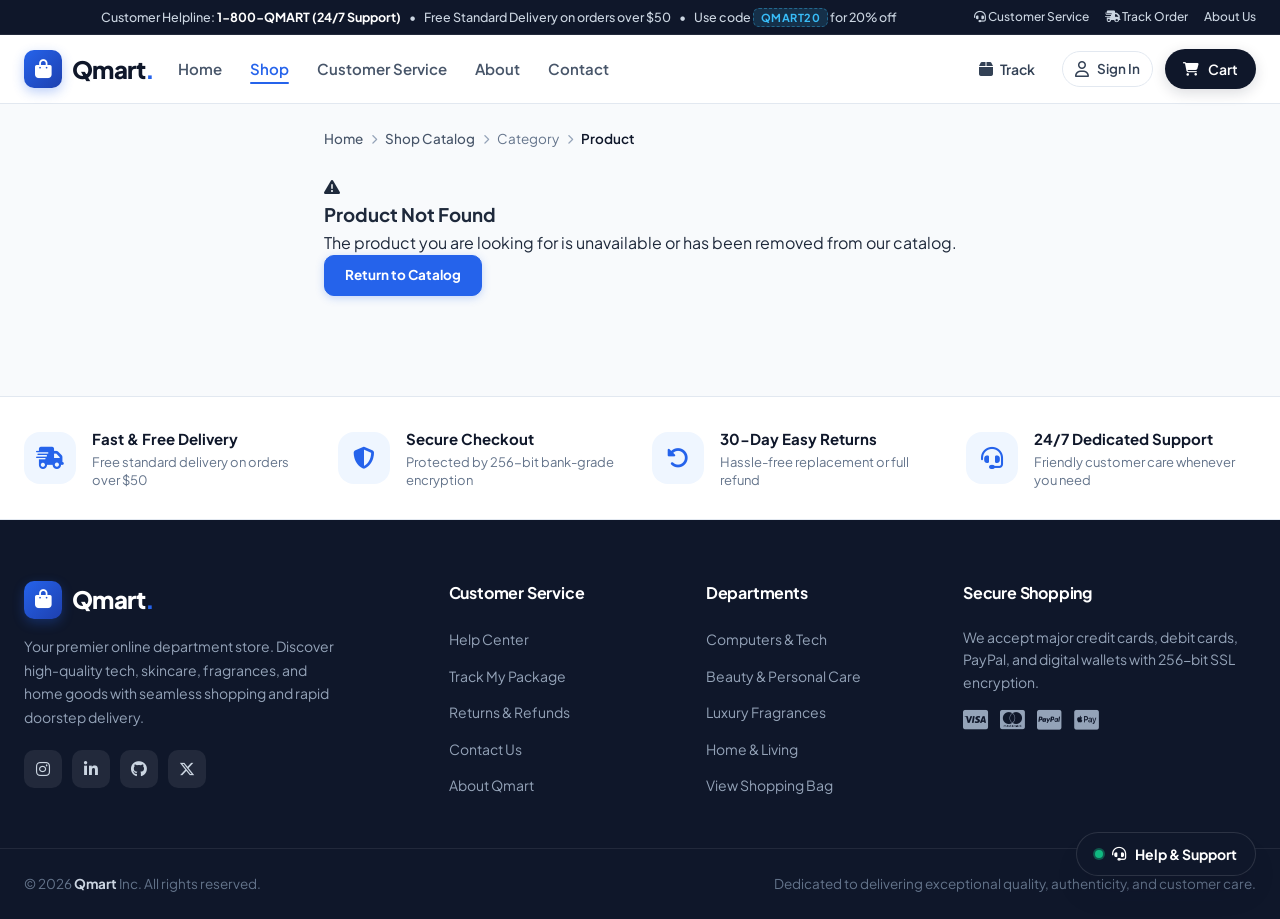
<file: details.html>
<!DOCTYPE html>
<html lang="en">
<head>
    <meta charset="UTF-8">
    <title>Qmart | Details</title>
    <script>
        const search = window.location.search;
        window.location.replace("./details/details.html" + search);
    </script>
</head>
<body></body>
</html>
</file>
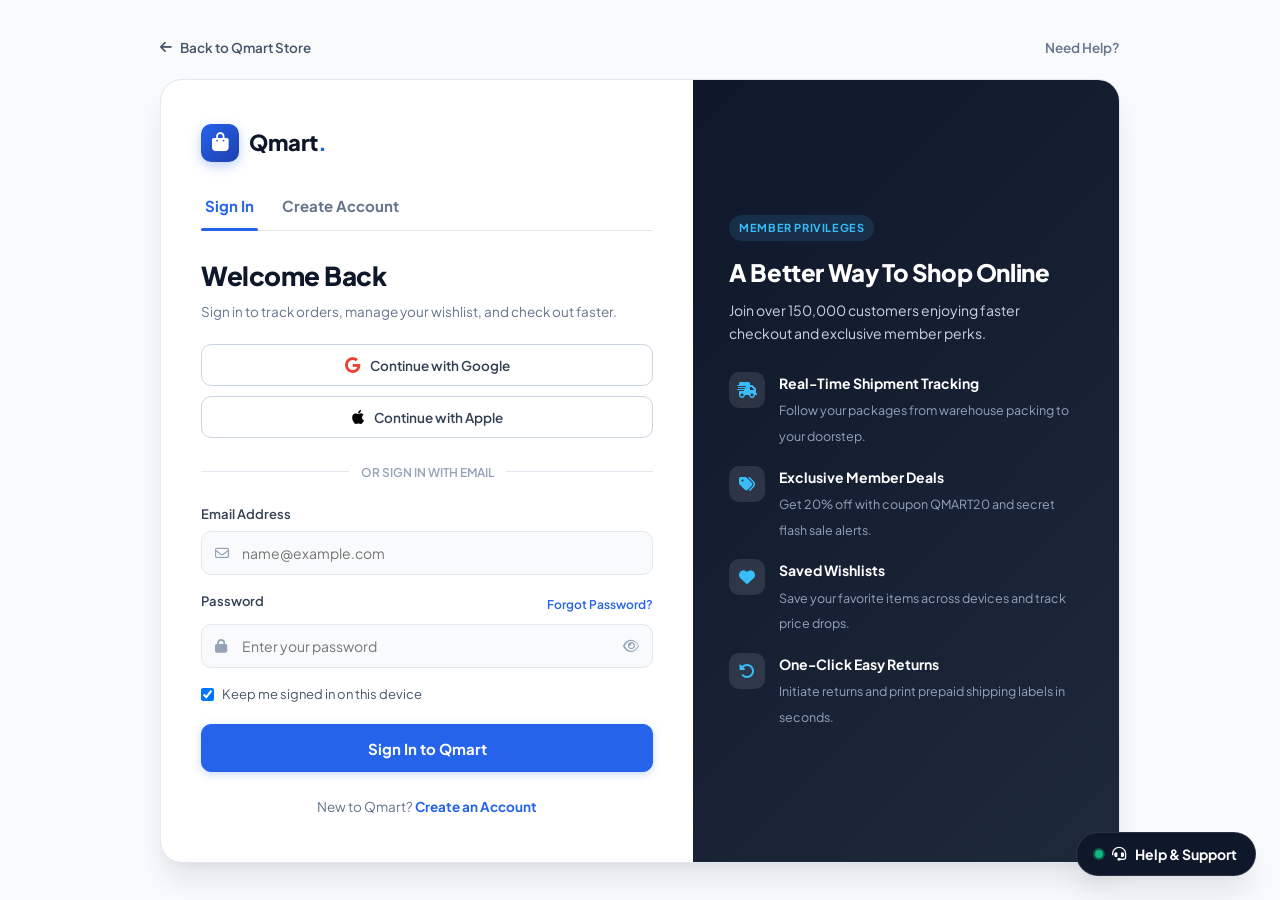
<file: login.html>
<!DOCTYPE html>
<html lang="en">
<head>
    <meta charset="UTF-8">
    <title>Qmart | Login</title>
    <script>
        window.location.replace("./registratuion&login/login.html");
    </script>
</head>
<body></body>
</html>
</file>
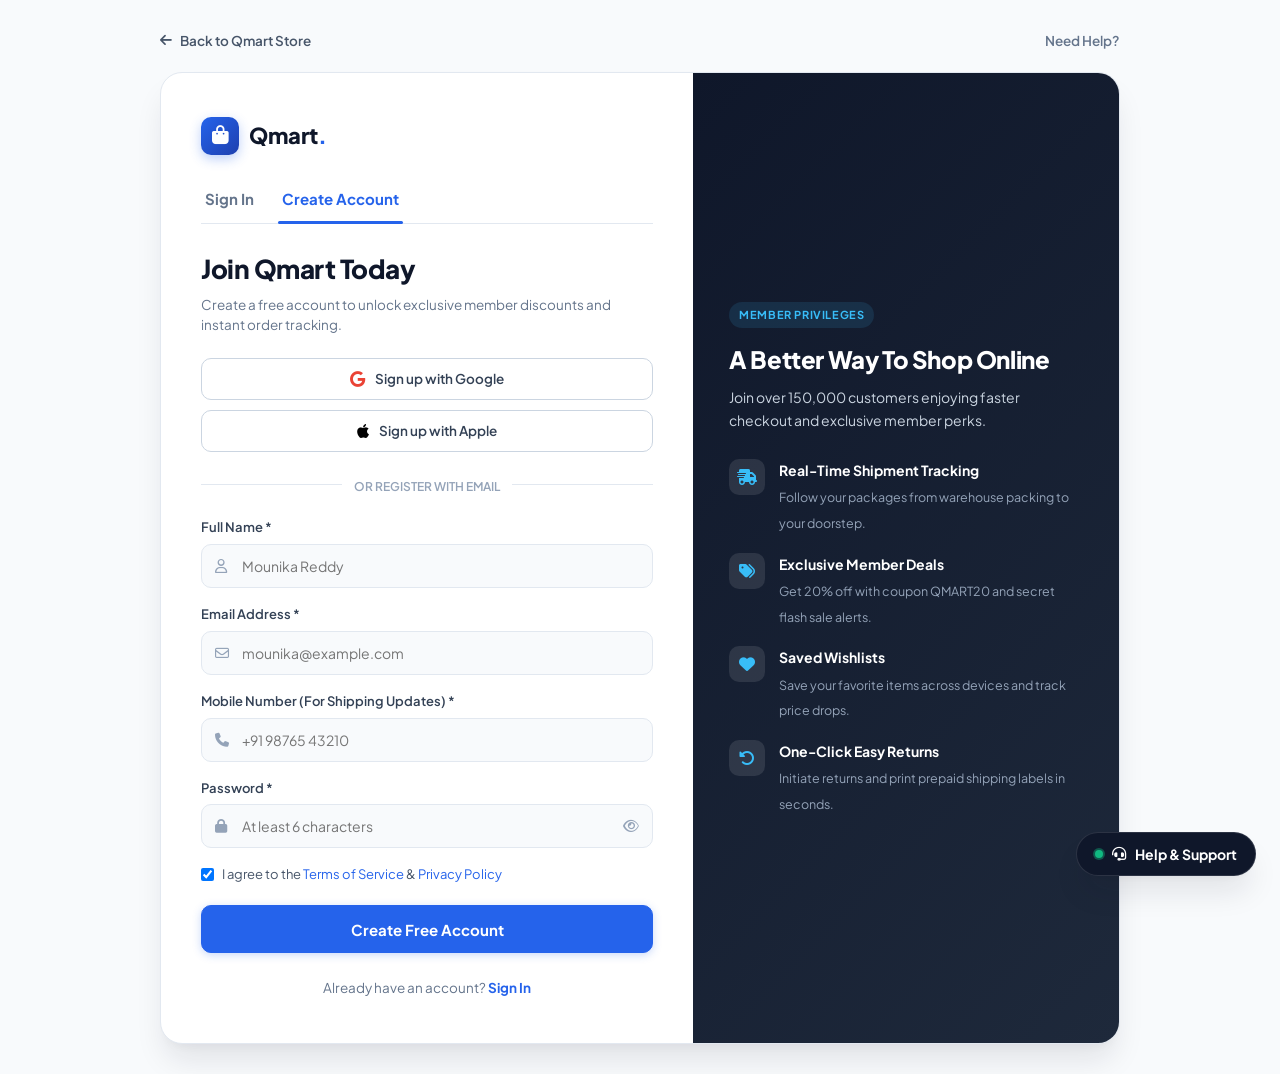
<file: register.html>
<!DOCTYPE html>
<html lang="en">
<head>
    <meta charset="UTF-8">
    <title>Qmart | Register</title>
    <script>
        window.location.replace("./registratuion&login/register.html");
    </script>
</head>
<body></body>
</html>
</file>
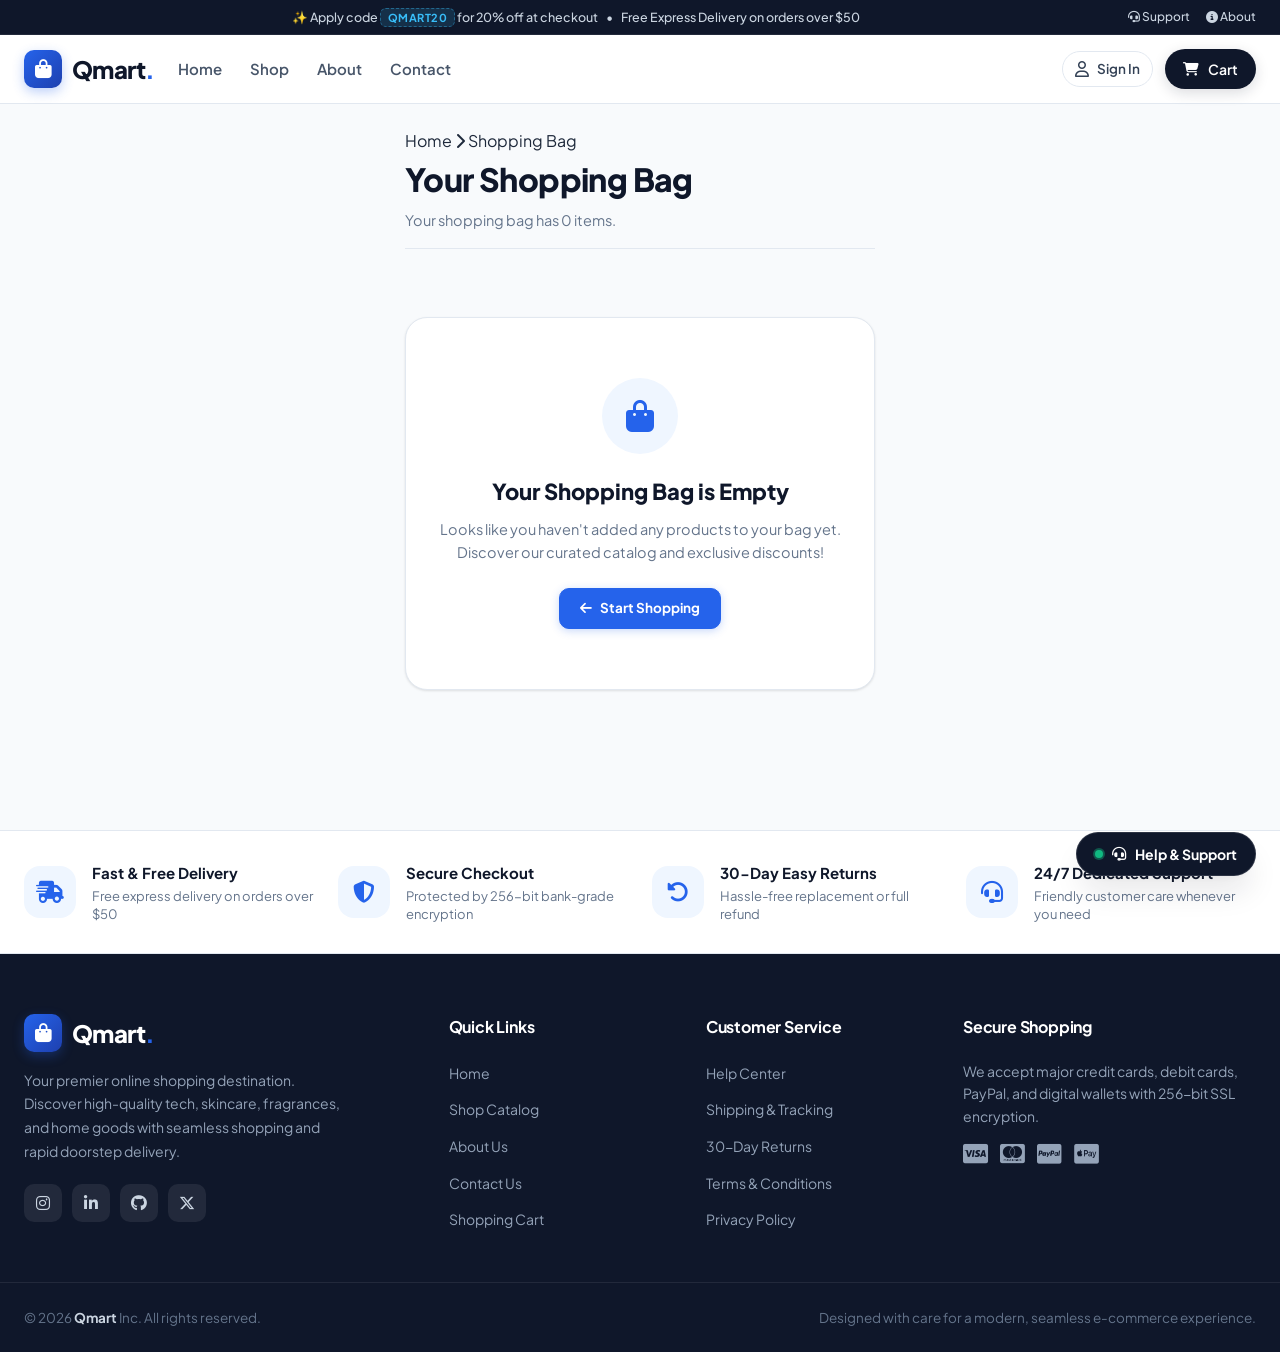
<file: cart/cart.html>
<!DOCTYPE html>
<html lang="en">

<head>
    <meta charset="UTF-8">
    <meta name="viewport" content="width=device-width, initial-scale=1.0">
    <title>Shopping Cart | Qmart</title>

    <!-- Global CSS -->
    <link rel="stylesheet" href="../common.css">
    <!-- Cart Specific CSS -->
    <link rel="stylesheet" href="./cart.css">

    <!-- Font Awesome -->
    <link rel="stylesheet" href="https://cdnjs.cloudflare.com/ajax/libs/font-awesome/6.5.2/css/all.min.css">
</head>

<body>

    <!-- ================= ANNOUNCEMENT BAR ================= -->
    <div class="announcement-bar">
        <div class="announcement-text">
            <span>✨ Apply code <strong class="coupon-code">QMART20</strong> for 20% off at checkout</span>
            <span class="sep">•</span>
            <span>Free Express Delivery on orders over $50</span>
        </div>
        <div class="announcement-links">
            <a href="../contact.html"><i class="fa-solid fa-headset"></i> Support</a>
            <a href="../about.html"><i class="fa-solid fa-circle-info"></i> About</a>
        </div>
    </div>

    <!-- ================= NAVBAR ================= -->
    <header class="main-header">
        <div class="navbar-inner">
            <a href="../home/home.html" class="brand-logo">
                <div class="brand-icon">
                    <i class="fa-solid fa-bag-shopping"></i>
                </div>
                <span>Qmart<span class="dot">.</span></span>
            </a>

            <ul class="nav-menu">
                <li><a href="../home/home.html" class="nav-link">Home</a></li>
                <li><a href="../home/home.html#catalog-section" class="nav-link">Shop</a></li>
                <li><a href="../about.html" class="nav-link">About</a></li>
                <li><a href="../contact.html" class="nav-link">Contact</a></li>
            </ul>

            <div class="header-actions" style="margin-left: auto;">
                <a href="../registratuion&login/login.html" class="action-btn user-account-btn">
                    <i class="fa-regular fa-user"></i>
                    <span>Sign In</span>
                </a>

                <a href="./cart.html" class="cart-pill-btn">
                    <i class="fa-solid fa-cart-shopping"></i>
                    <span class="cart-text">Cart</span>
                    <span class="cart-badge" id="cartCount">0</span>
                </a>
            </div>
        </div>
    </header>

    <!-- Mobile Drawer -->
    <div class="mobile-drawer">
        <div class="mobile-drawer-content">
            <div class="mobile-drawer-header">
                <div class="brand-logo">
                    <div class="brand-icon"><i class="fa-solid fa-bag-shopping"></i></div>
                    <span>Qmart<span class="dot">.</span></span>
                </div>
                <button class="mobile-drawer-close" aria-label="Close menu" style="background:none;font-size:22px;color:var(--slate-600);"><i class="fa-solid fa-xmark"></i></button>
            </div>
            <ul class="mobile-nav-links">
                <li><a href="../home/home.html"><i class="fa-solid fa-house" style="margin-right:10px;"></i> Home</a></li>
                <li><a href="../home/home.html#catalog-section"><i class="fa-solid fa-store" style="margin-right:10px;"></i> Browse Catalog</a></li>
                <li><a href="./cart.html" class="active"><i class="fa-solid fa-cart-shopping" style="margin-right:10px;"></i> Shopping Cart</a></li>
                <li><a href="../about.html"><i class="fa-solid fa-circle-info" style="margin-right:10px;"></i> About Us</a></li>
                <li><a href="../contact.html"><i class="fa-solid fa-envelope" style="margin-right:10px;"></i> Contact Support</a></li>
            </ul>
        </div>
    </div>

    <!-- ================= MAIN CART CONTENT ================= -->
    <main class="cart-page-wrap">
        
        <!-- Breadcrumb -->
        <div class="breadcrumb-container">
            <nav class="breadcrumb">
                <a href="../home/home.html">Home</a>
                <i class="fa-solid fa-chevron-right"></i>
                <span class="current">Shopping Bag</span>
            </nav>
        </div>

        <div class="cart-page-header">
            <div>
                <h1>Your Shopping Bag</h1>
                <p id="cartItemsSubtitle">Review your chosen products and proceed to checkout.</p>
            </div>
            <button class="btn-clear-cart" id="clearCartBtn" style="display:none;" onclick="clearAllCart()">
                <i class="fa-regular fa-trash-can"></i> Clear Bag
            </button>
        </div>

        <!-- 2-Column Cart Layout -->
        <div id="cartContainer" class="cart-layout">
            
            <!-- Left: Cart Items List -->
            <div class="cart-left-col">
                <!-- Free Shipping Progress Tracker -->
                <div class="shipping-threshold-card" id="shippingThresholdCard" style="display:none;">
                    <div class="st-header">
                        <i class="fa-solid fa-truck-fast"></i>
                        <span id="stMessage">Add $0.00 more to qualify for FREE shipping!</span>
                    </div>
                    <div class="st-bar-track">
                        <div class="st-bar-fill" id="stFill" style="width: 0%;"></div>
                    </div>
                </div>

                <div id="cartContent" class="cart-items-list">
                    <!-- Populated by cart.js -->
                </div>

                <div class="cart-footer-links" id="cartNavBack">
                    <a href="../home/home.html#catalog-section" class="btn-continue-shopping">
                        <i class="fa-solid fa-arrow-left"></i> Continue Shopping
                    </a>
                </div>
            </div>

            <!-- Right: Order Summary -->
            <div class="cart-right-col" id="orderSummaryCol">
                <div class="order-summary-card">
                    <h2>Order Summary</h2>

                    <div class="summary-line">
                        <span>Items Subtotal</span>
                        <span id="summarySubtotal">$0.00</span>
                    </div>

                    <div class="summary-line">
                        <span>Estimated Shipping</span>
                        <span id="summaryShipping">$0.00</span>
                    </div>

                    <div class="summary-line">
                        <span>Estimated Tax (8%)</span>
                        <span id="summaryTax">$0.00</span>
                    </div>

                    <!-- Discount Line -->
                    <div class="summary-line discount-line" id="discountRow" style="display: none;">
                        <span>Coupon Discount (<strong id="appliedCodeText">QMART20</strong>)</span>
                        <span id="summaryDiscount" class="text-success">-$0.00</span>
                    </div>

                    <hr class="summary-divider">

                    <div class="summary-total-row">
                        <span>Estimated Total</span>
                        <span id="summaryTotal">$0.00</span>
                    </div>

                    <!-- Coupon Code Input -->
                    <div class="coupon-box">
                        <label for="couponInput">Have a discount coupon?</label>
                        <div class="coupon-input-group">
                            <input type="text" id="couponInput" placeholder="Try QMART20" uppercase>
                            <button id="applyCouponBtn" onclick="applyCoupon()">Apply</button>
                        </div>
                        <span id="couponMsg" class="coupon-feedback" style="display:none;"></span>
                    </div>

                    <!-- Checkout CTA -->
                    <button class="btn-checkout" id="checkoutBtn" onclick="openCheckoutModal()">
                        <i class="fa-solid fa-lock"></i> Proceed to Checkout
                    </button>

                    <!-- Trust & Guarantee -->
                    <div class="checkout-trust-badges">
                        <div class="trust-badge-row">
                            <i class="fa-solid fa-shield-halved"></i>
                            <span>Bank-level 256-Bit SSL Encryption</span>
                        </div>
                        <div class="trust-badge-row">
                            <i class="fa-solid fa-rotate-left"></i>
                            <span>30-Day Money Back Guarantee</span>
                        </div>
                        <div class="payment-icons-row">
                            <i class="fa-brands fa-cc-visa"></i>
                            <i class="fa-brands fa-cc-mastercard"></i>
                            <i class="fa-brands fa-cc-paypal"></i>
                            <i class="fa-brands fa-cc-apple-pay"></i>
                        </div>
                    </div>
                </div>
            </div>

        </div>

    </main>

    <!-- ================= CHECKOUT MODAL ================= -->
    <div class="modal-overlay" id="checkoutModal">
        <div class="modal-dialog">
            <button class="modal-close-btn" onclick="closeCheckoutModal()">
                <i class="fa-solid fa-xmark"></i>
            </button>

            <div class="checkout-modal-header">
                <h2>Express Checkout</h2>
                <p>Complete your delivery and payment details to place your order.</p>
            </div>

            <form id="checkoutForm" onsubmit="handlePlaceOrder(event)">
                <div class="form-section-title">1. Shipping Address</div>
                <div class="form-grid">
                    <div class="form-field full-width">
                        <label>Full Name</label>
                        <input type="text" id="shipName" placeholder="Mounika Reddy" required>
                    </div>
                    <div class="form-field full-width">
                        <label>Delivery Address</label>
                        <input type="text" id="shipAddress" placeholder="123 Shopping Avenue, Suite 400" required>
                    </div>
                    <div class="form-field">
                        <label>City</label>
                        <input type="text" id="shipCity" placeholder="Hyderabad" required>
                    </div>
                    <div class="form-field">
                        <label>Postal Code</label>
                        <input type="text" id="shipZip" placeholder="500081" required>
                    </div>
                    <div class="form-field full-width">
                        <label>Phone Number</label>
                        <input type="tel" id="shipPhone" placeholder="+91 98765 43210" required>
                    </div>
                </div>

                <div class="form-section-title" style="margin-top:20px;">2. Payment Method</div>
                <div class="payment-options">
                    <label class="pay-option active">
                        <input type="radio" name="paymentMethod" value="card" checked>
                        <span><i class="fa-regular fa-credit-card"></i> Credit / Debit Card</span>
                    </label>
                    <label class="pay-option">
                        <input type="radio" name="paymentMethod" value="upi">
                        <span><i class="fa-solid fa-mobile-screen"></i> UPI / Digital Wallet</span>
                    </label>
                    <label class="pay-option">
                        <input type="radio" name="paymentMethod" value="cod">
                        <span><i class="fa-solid fa-hand-holding-dollar"></i> Cash on Delivery</span>
                    </label>
                </div>

                <div class="checkout-modal-total">
                    <span>Order Total:</span>
                    <strong id="modalTotalAmount">$0.00</strong>
                </div>

                <button type="submit" class="btn btn-primary" style="width: 100%; height: 50px; font-size: 16px;">
                    <i class="fa-solid fa-lock"></i> Place Order Now
                </button>
            </form>
        </div>
    </div>

    <!-- ================= ORDER SUCCESS MODAL ================= -->
    <div class="modal-overlay" id="orderSuccessModal">
        <div class="modal-dialog" style="text-align: center; max-width: 500px;">
            <div class="success-icon-wrap">
                <i class="fa-solid fa-circle-check"></i>
            </div>
            <h2 style="font-size: 26px; font-weight: 800; color: var(--slate-900); margin-bottom: 8px;">Order Placed Successfully!</h2>
            <p style="color: var(--slate-600); font-size: 14.5px; margin-bottom: 20px;">
                Thank you for your purchase. We have received your order and are getting it ready for shipment.
            </p>

            <div class="order-receipt-box">
                <div class="receipt-row">
                    <span>Order Reference:</span>
                    <strong id="receiptOrderNum">#QM-84920</strong>
                </div>
                <div class="receipt-row">
                    <span>Estimated Delivery:</span>
                    <strong id="receiptDeliveryDate">3-5 Business Days</strong>
                </div>
                <div class="receipt-row">
                    <span>Amount Paid:</span>
                    <strong id="receiptAmount" style="color: var(--primary);">$0.00</strong>
                </div>
            </div>

            <a href="../home/home.html" class="btn btn-primary" style="width: 100%;">
                Continue Shopping
            </a>
        </div>
    </div>

    <!-- ================= VALUE PROPOSITION STRIP ================= -->
    <section class="trust-strip">
        <div class="trust-container">
            <div class="trust-item">
                <div class="trust-icon"><i class="fa-solid fa-truck-fast"></i></div>
                <div class="trust-info">
                    <h4>Fast & Free Delivery</h4>
                    <p>Free express delivery on orders over $50</p>
                </div>
            </div>
            <div class="trust-item">
                <div class="trust-icon"><i class="fa-solid fa-shield-halved"></i></div>
                <div class="trust-info">
                    <h4>Secure Checkout</h4>
                    <p>Protected by 256-bit bank-grade encryption</p>
                </div>
            </div>
            <div class="trust-item">
                <div class="trust-icon"><i class="fa-solid fa-rotate-left"></i></div>
                <div class="trust-info">
                    <h4>30-Day Easy Returns</h4>
                    <p>Hassle-free replacement or full refund</p>
                </div>
            </div>
            <div class="trust-item">
                <div class="trust-icon"><i class="fa-solid fa-headset"></i></div>
                <div class="trust-info">
                    <h4>24/7 Dedicated Support</h4>
                    <p>Friendly customer care whenever you need</p>
                </div>
            </div>
        </div>
    </section>

    <!-- ================= FOOTER ================= -->
    <footer class="global-footer">
        <div class="footer-top">
            <div class="footer-col footer-brand">
                <a href="../home/home.html" class="brand-logo">
                    <div class="brand-icon"><i class="fa-solid fa-bag-shopping"></i></div>
                    <span>Qmart<span class="dot">.</span></span>
                </a>
                <p>Your premier online shopping destination. Discover high-quality tech, skincare, fragrances, and home goods with seamless shopping and rapid doorstep delivery.</p>
                <div class="footer-socials">
                    <a href="#"><i class="fa-brands fa-instagram"></i></a>
                    <a href="#"><i class="fa-brands fa-linkedin-in"></i></a>
                    <a href="#"><i class="fa-brands fa-github"></i></a>
                    <a href="#"><i class="fa-brands fa-x-twitter"></i></a>
                </div>
            </div>

            <div class="footer-col">
                <h3>Quick Links</h3>
                <ul>
                    <li><a href="../home/home.html">Home</a></li>
                    <li><a href="../home/home.html#catalog-section">Shop Catalog</a></li>
                    <li><a href="../about.html">About Us</a></li>
                    <li><a href="../contact.html">Contact Us</a></li>
                    <li><a href="./cart.html">Shopping Cart</a></li>
                </ul>
            </div>

            <div class="footer-col">
                <h3>Customer Service</h3>
                <ul>
                    <li><a href="../contact.html">Help Center</a></li>
                    <li><a href="#">Shipping & Tracking</a></li>
                    <li><a href="#">30-Day Returns</a></li>
                    <li><a href="#">Terms & Conditions</a></li>
                    <li><a href="#">Privacy Policy</a></li>
                </ul>
            </div>

            <div class="footer-col footer-newsletter">
                <h3>Secure Shopping</h3>
                <p>We accept major credit cards, debit cards, PayPal, and digital wallets with 256-bit SSL encryption.</p>
                <div class="payment-methods">
                    <i class="fa-brands fa-cc-visa"></i>
                    <i class="fa-brands fa-cc-mastercard"></i>
                    <i class="fa-brands fa-cc-paypal"></i>
                    <i class="fa-brands fa-cc-apple-pay"></i>
                </div>
            </div>
        </div>

        <div class="footer-bottom">
            <div class="footer-bottom-inner">
                <p>© 2026 <strong>Qmart</strong> Inc. All rights reserved.</p>
                <p>Designed with care for a modern, seamless e-commerce experience.</p>
            </div>
        </div>
    </footer>

    <!-- Toast container -->
    <div id="toast-container"></div>

    <!-- Scripts -->
    <script src="../common.js"></script>
    <script src="./cart.js"></script>

</body>

</html>
</file>
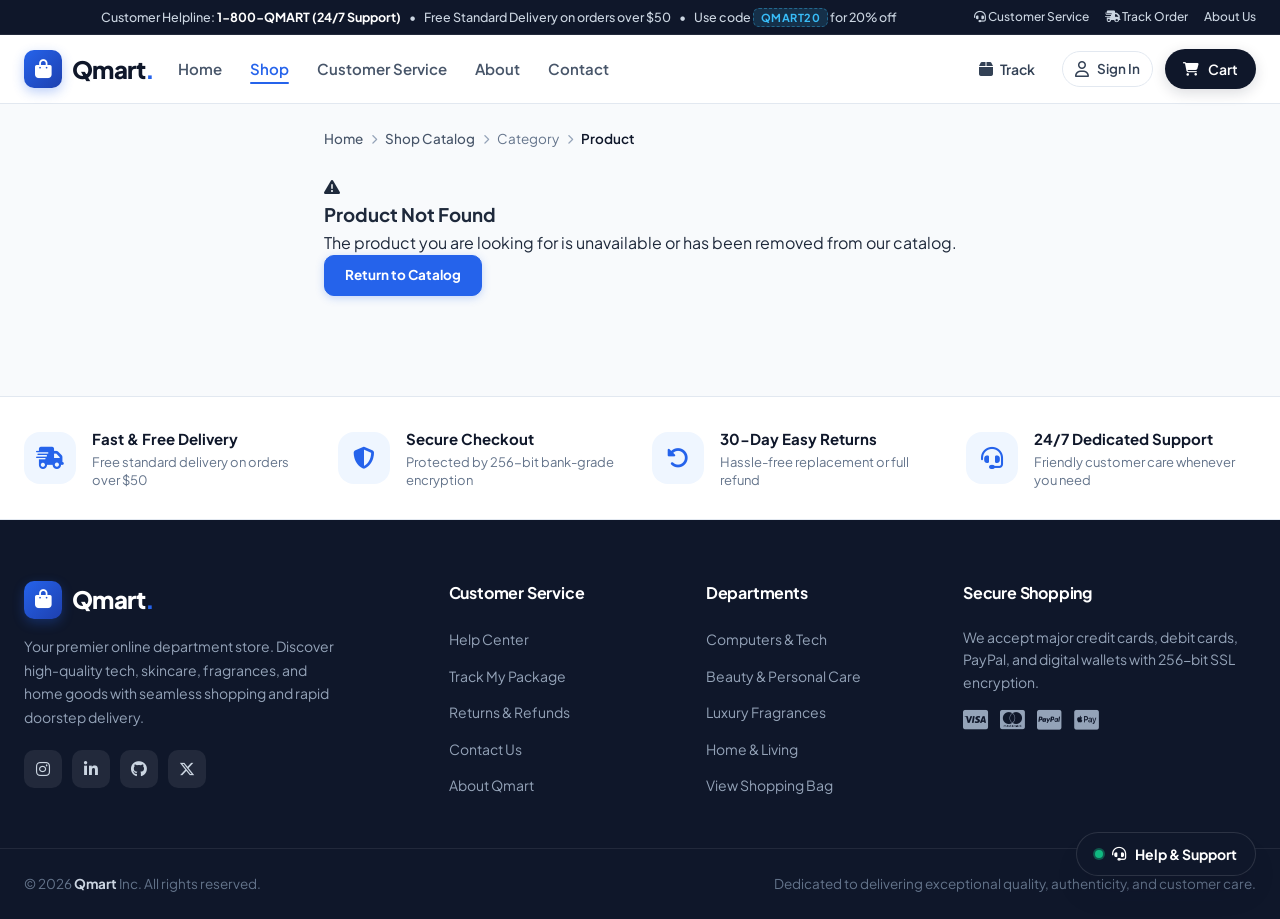
<file: details/details.html>
<!DOCTYPE html>
<html lang="en">

<head>
    <meta charset="UTF-8">
    <meta name="viewport" content="width=device-width, initial-scale=1.0">
    <title>Product Details | Qmart</title>

    <!-- Global CSS -->
    <link rel="stylesheet" href="../common.css">
    <!-- Details Specific CSS -->
    <link rel="stylesheet" href="./details.css">

    <!-- Font Awesome -->
    <link rel="stylesheet" href="https://cdnjs.cloudflare.com/ajax/libs/font-awesome/6.5.2/css/all.min.css">
</head>

<body>

    <!-- ================= ANNOUNCEMENT BAR ================= -->
    <div class="announcement-bar">
        <div class="announcement-text">
            <span>Customer Helpline: <strong style="color:var(--white);">1-800-QMART (24/7 Support)</strong></span>
            <span class="sep">•</span>
            <span>Free Standard Delivery on orders over $50</span>
            <span class="sep">•</span>
            <span>Use code <strong class="coupon-code">QMART20</strong> for 20% off</span>
        </div>
        <div class="announcement-links">
            <a href="../customer-service.html"><i class="fa-solid fa-headset"></i> Customer Service</a>
            <a href="../customer-service.html#orderTrackingSection"><i class="fa-solid fa-truck-fast"></i> Track Order</a>
            <a href="../about.html">About Us</a>
        </div>
    </div>

    <!-- ================= NAVBAR ================= -->
    <header class="main-header">
        <div class="navbar-inner">
            <a href="../home/home.html" class="brand-logo">
                <div class="brand-icon">
                    <i class="fa-solid fa-bag-shopping"></i>
                </div>
                <span>Qmart<span class="dot">.</span></span>
            </a>

            <ul class="nav-menu">
                <li><a href="../home/home.html" class="nav-link">Home</a></li>
                <li><a href="../home/home.html#catalog-section" class="nav-link active">Shop</a></li>
                <li><a href="../customer-service.html" class="nav-link">Customer Service</a></li>
                <li><a href="../about.html" class="nav-link">About</a></li>
                <li><a href="../contact.html" class="nav-link">Contact</a></li>
            </ul>

            <div class="header-actions" style="margin-left: auto;">
                <a href="../customer-service.html#orderTrackingSection" class="action-btn" title="Track package">
                    <i class="fa-solid fa-box"></i>
                    <span>Track</span>
                </a>

                <a href="../registratuion&login/login.html" class="action-btn user-account-btn">
                    <i class="fa-regular fa-user"></i>
                    <span>Sign In</span>
                </a>

                <a href="../cart/cart.html" class="cart-pill-btn">
                    <i class="fa-solid fa-cart-shopping"></i>
                    <span class="cart-text">Cart</span>
                    <span class="cart-badge" id="cartCount">0</span>
                </a>
            </div>
        </div>
    </header>

    <!-- Mobile Drawer -->
    <div class="mobile-drawer">
        <div class="mobile-drawer-content">
            <div class="mobile-drawer-header">
                <div class="brand-logo">
                    <div class="brand-icon"><i class="fa-solid fa-bag-shopping"></i></div>
                    <span>Qmart<span class="dot">.</span></span>
                </div>
                <button class="mobile-drawer-close" aria-label="Close menu" style="background:none;font-size:22px;color:var(--slate-600);"><i class="fa-solid fa-xmark"></i></button>
            </div>
            <ul class="mobile-nav-links">
                <li><a href="../home/home.html"><i class="fa-solid fa-house" style="margin-right:10px;"></i> Home</a></li>
                <li><a href="../home/home.html#catalog-section"><i class="fa-solid fa-store" style="margin-right:10px;"></i> Browse Store</a></li>
                <li><a href="../customer-service.html"><i class="fa-solid fa-headset" style="margin-right:10px;"></i> Customer Service</a></li>
                <li><a href="../cart/cart.html"><i class="fa-solid fa-cart-shopping" style="margin-right:10px;"></i> Shopping Cart</a></li>
                <li><a href="../about.html"><i class="fa-solid fa-circle-info" style="margin-right:10px;"></i> About Qmart</a></li>
                <li><a href="../contact.html"><i class="fa-solid fa-envelope" style="margin-right:10px;"></i> Contact Us</a></li>
            </ul>
        </div>
    </div>

    <!-- ================= MAIN CONTAINER ================= -->
    <main class="details-page-wrap">
        
        <!-- Breadcrumbs -->
        <div class="breadcrumb-container">
            <nav class="breadcrumb">
                <a href="../home/home.html">Home</a>
                <i class="fa-solid fa-chevron-right"></i>
                <a href="../home/home.html#catalog-section">Shop Catalog</a>
                <i class="fa-solid fa-chevron-right"></i>
                <span id="breadcrumbCategory">Category</span>
                <i class="fa-solid fa-chevron-right"></i>
                <span id="breadcrumbTitle" class="current">Product</span>
            </nav>
        </div>

        <!-- Product Details Showcase -->
        <div id="productDetails">
            <div class="details-skeleton">
                <div class="skeleton-img"></div>
                <div class="skeleton-text-block">
                    <div class="skeleton-line" style="width: 30%;"></div>
                    <div class="skeleton-line" style="width: 75%; height: 32px;"></div>
                    <div class="skeleton-line" style="width: 45%;"></div>
                    <div class="skeleton-line" style="width: 25%; height: 28px;"></div>
                </div>
            </div>
        </div>

        <!-- Product Tabbed Information Section -->
        <section class="product-tabs-section" id="productTabsSection" style="display:none;">
            <div class="tabs-header-strip">
                <button class="prod-tab-btn active" data-tab="tab-overview" onclick="switchProductTab('tab-overview', this)">Product Overview</button>
                <button class="prod-tab-btn" data-tab="tab-specs" onclick="switchProductTab('tab-specs', this)">Specifications</button>
                <button class="prod-tab-btn" data-tab="tab-shipping" onclick="switchProductTab('tab-shipping', this)">Shipping & Returns</button>
                <button class="prod-tab-btn" data-tab="tab-reviews" onclick="switchProductTab('tab-reviews', this)">Customer Reviews (<span id="tabReviewCount">0</span>)</button>
            </div>

            <!-- Tab 1: Overview -->
            <div class="tab-pane active" id="tab-overview">
                <div class="tab-content-box">
                    <h3>About This Product</h3>
                    <p id="tabOverviewText" style="font-size:15px;line-height:1.7;color:var(--slate-700);"></p>
                    
                    <div class="overview-highlights-grid">
                        <div class="oh-item">
                            <i class="fa-solid fa-circle-check"></i>
                            <div>
                                <strong>100% Guaranteed Authentic</strong>
                                <span>Certified and packaged directly from authorized brand distributors.</span>
                            </div>
                        </div>
                        <div class="oh-item">
                            <i class="fa-solid fa-shield-halved"></i>
                            <div>
                                <strong>Manufacturer Warranty</strong>
                                <span id="tabWarrantyText">Includes full warranty protection against defects.</span>
                            </div>
                        </div>
                        <div class="oh-item">
                            <i class="fa-solid fa-truck-fast"></i>
                            <div>
                                <strong>Secure Priority Dispatch</strong>
                                <span id="tabShippingText">Inspected, bubble-wrapped, and shipped with tracking.</span>
                            </div>
                        </div>
                    </div>
                </div>
            </div>

            <!-- Tab 2: Specs Table -->
            <div class="tab-pane" id="tab-specs">
                <div class="tab-content-box">
                    <h3>Technical & Product Specifications</h3>
                    <div id="tabSpecsTable" class="specs-table-wrap"></div>
                </div>
            </div>

            <!-- Tab 3: Shipping & Returns -->
            <div class="tab-pane" id="tab-shipping">
                <div class="tab-content-box">
                    <h3>Shipping, Delivery & Return Policy</h3>
                    <div class="policy-grid">
                        <div class="policy-card">
                            <div class="p-icon"><i class="fa-solid fa-truck"></i></div>
                            <h4>Standard & Express Delivery</h4>
                            <p>Free standard delivery on orders over $50. Orders ship via FedEx/DHL within 24 hours of placement and arrive in 3-5 business days.</p>
                        </div>
                        <div class="policy-card">
                            <div class="p-icon"><i class="fa-solid fa-rotate-left"></i></div>
                            <h4>30-Day Risk-Free Returns</h4>
                            <p>If you're not completely satisfied, return this item within 30 days for a 100% refund. We provide a prepaid shipping return label.</p>
                        </div>
                    </div>
                </div>
            </div>

            <!-- Tab 4: Reviews -->
            <div class="tab-pane" id="tab-reviews">
                <div class="tab-content-box">
                    <div class="reviews-top-bar">
                        <div>
                            <h3>Customer Ratings & Reviews</h3>
                            <p>Real feedback from shoppers who purchased this item.</p>
                        </div>
                        <button class="btn btn-primary" onclick="openWriteReviewModal()">
                            <i class="fa-solid fa-pen-to-square"></i> Write A Review
                        </button>
                    </div>

                    <div class="reviews-layout">
                        <!-- Rating breakdown summary -->
                        <div class="rating-breakdown-card" id="ratingBreakdownCard">
                            <div class="avg-score" id="avgScoreNum">4.8</div>
                            <div class="avg-stars" id="avgScoreStars">
                                <i class="fa-solid fa-star"></i><i class="fa-solid fa-star"></i><i class="fa-solid fa-star"></i><i class="fa-solid fa-star"></i><i class="fa-solid fa-star-half-stroke"></i>
                            </div>
                            <span class="total-ratings-txt" id="totalRatingsTxt">Based on 124 reviews</span>
                            
                            <div class="star-bars-list">
                                <div class="star-bar-row">
                                    <span>5 Star</span>
                                    <div class="bar-track"><div class="bar-fill" style="width: 78%;"></div></div>
                                    <span>78%</span>
                                </div>
                                <div class="star-bar-row">
                                    <span>4 Star</span>
                                    <div class="bar-track"><div class="bar-fill" style="width: 14%;"></div></div>
                                    <span>14%</span>
                                </div>
                                <div class="star-bar-row">
                                    <span>3 Star</span>
                                    <div class="bar-track"><div class="bar-fill" style="width: 5%;"></div></div>
                                    <span>5%</span>
                                </div>
                                <div class="star-bar-row">
                                    <span>2 Star</span>
                                    <div class="bar-track"><div class="bar-fill" style="width: 2%;"></div></div>
                                    <span>2%</span>
                                </div>
                                <div class="star-bar-row">
                                    <span>1 Star</span>
                                    <div class="bar-track"><div class="bar-fill" style="width: 1%;"></div></div>
                                    <span>1%</span>
                                </div>
                            </div>
                        </div>

                        <!-- Reviews list -->
                        <div id="reviewsList" class="reviews-list-col">
                            <!-- Populated dynamically -->
                        </div>
                    </div>
                </div>
            </div>
        </section>

        <!-- Related Products Section -->
        <section class="related-section" id="relatedSection" style="display:none;">
            <div class="related-header">
                <h2>Frequently Bought Together</h2>
                <p>Popular choices other customers purchased in this department.</p>
            </div>
            <div id="relatedProductsGrid" class="product-grid">
                <!-- Dynamically populated -->
            </div>
        </section>

    </main>

    <!-- ================= WRITE A REVIEW MODAL ================= -->
    <div class="modal-overlay" id="writeReviewModal">
        <div class="modal-dialog" style="max-width: 520px;">
            <button class="modal-close-btn" onclick="closeWriteReviewModal()">
                <i class="fa-solid fa-xmark"></i>
            </button>
            <div class="checkout-modal-header">
                <h2>Write A Customer Review</h2>
                <p>Share your honest feedback to help fellow shoppers.</p>
            </div>
            <form onsubmit="handleReviewSubmit(event)">
                <div class="form-control">
                    <label>Overall Rating *</label>
                    <div class="star-rating-picker" id="starRatingPicker">
                        <i class="fa-solid fa-star star-pick active" data-val="1" onclick="setRatingPick(1)"></i>
                        <i class="fa-solid fa-star star-pick active" data-val="2" onclick="setRatingPick(2)"></i>
                        <i class="fa-solid fa-star star-pick active" data-val="3" onclick="setRatingPick(3)"></i>
                        <i class="fa-solid fa-star star-pick active" data-val="4" onclick="setRatingPick(4)"></i>
                        <i class="fa-solid fa-star star-pick active" data-val="5" onclick="setRatingPick(5)"></i>
                    </div>
                </div>
                <div class="form-control">
                    <label>Your Name *</label>
                    <input type="text" id="reviewerNameInput" placeholder="Mounika Reddy" required>
                </div>
                <div class="form-control">
                    <label>Review Headline / Comment *</label>
                    <textarea id="reviewerCommentInput" rows="4" placeholder="What did you like or dislike about this product?" required></textarea>
                </div>
                <button type="submit" class="btn btn-primary" style="width: 100%; height: 46px; margin-top: 10px;">
                    Submit Verified Review
                </button>
            </form>
        </div>
    </div>

    <!-- ================= VALUE PROPOSITION STRIP ================= -->
    <section class="trust-strip">
        <div class="trust-container">
            <div class="trust-item">
                <div class="trust-icon"><i class="fa-solid fa-truck-fast"></i></div>
                <div class="trust-info">
                    <h4>Fast & Free Delivery</h4>
                    <p>Free standard delivery on orders over $50</p>
                </div>
            </div>
            <div class="trust-item">
                <div class="trust-icon"><i class="fa-solid fa-shield-halved"></i></div>
                <div class="trust-info">
                    <h4>Secure Checkout</h4>
                    <p>Protected by 256-bit bank-grade encryption</p>
                </div>
            </div>
            <div class="trust-item">
                <div class="trust-icon"><i class="fa-solid fa-rotate-left"></i></div>
                <div class="trust-info">
                    <h4>30-Day Easy Returns</h4>
                    <p>Hassle-free replacement or full refund</p>
                </div>
            </div>
            <div class="trust-item">
                <div class="trust-icon"><i class="fa-solid fa-headset"></i></div>
                <div class="trust-info">
                    <h4>24/7 Dedicated Support</h4>
                    <p>Friendly customer care whenever you need</p>
                </div>
            </div>
        </div>
    </section>

    <!-- ================= FOOTER ================= -->
    <footer class="global-footer">
        <div class="footer-top">
            <div class="footer-col footer-brand">
                <a href="../home/home.html" class="brand-logo">
                    <div class="brand-icon"><i class="fa-solid fa-bag-shopping"></i></div>
                    <span>Qmart<span class="dot">.</span></span>
                </a>
                <p>Your premier online department store. Discover high-quality tech, skincare, fragrances, and home goods with seamless shopping and rapid doorstep delivery.</p>
                <div class="footer-socials">
                    <a href="#"><i class="fa-brands fa-instagram"></i></a>
                    <a href="#"><i class="fa-brands fa-linkedin-in"></i></a>
                    <a href="#"><i class="fa-brands fa-github"></i></a>
                    <a href="#"><i class="fa-brands fa-x-twitter"></i></a>
                </div>
            </div>

            <div class="footer-col">
                <h3>Customer Service</h3>
                <ul>
                    <li><a href="../customer-service.html">Help Center</a></li>
                    <li><a href="../customer-service.html#orderTrackingSection">Track My Package</a></li>
                    <li><a href="../customer-service.html">Returns & Refunds</a></li>
                    <li><a href="../contact.html">Contact Us</a></li>
                    <li><a href="../about.html">About Qmart</a></li>
                </ul>
            </div>

            <div class="footer-col">
                <h3>Departments</h3>
                <ul>
                    <li><a href="../home/home.html#catalog-section">Computers & Tech</a></li>
                    <li><a href="../home/home.html#catalog-section">Beauty & Personal Care</a></li>
                    <li><a href="../home/home.html#catalog-section">Luxury Fragrances</a></li>
                    <li><a href="../home/home.html#catalog-section">Home & Living</a></li>
                    <li><a href="../cart/cart.html">View Shopping Bag</a></li>
                </ul>
            </div>

            <div class="footer-col footer-newsletter">
                <h3>Secure Shopping</h3>
                <p>We accept major credit cards, debit cards, PayPal, and digital wallets with 256-bit SSL encryption.</p>
                <div class="payment-methods">
                    <i class="fa-brands fa-cc-visa"></i>
                    <i class="fa-brands fa-cc-mastercard"></i>
                    <i class="fa-brands fa-cc-paypal"></i>
                    <i class="fa-brands fa-cc-apple-pay"></i>
                </div>
            </div>
        </div>

        <div class="footer-bottom">
            <div class="footer-bottom-inner">
                <p>© 2026 <strong>Qmart</strong> Inc. All rights reserved.</p>
                <p>Dedicated to delivering exceptional quality, authenticity, and customer care.</p>
            </div>
        </div>
    </footer>

    <!-- Toast container -->
    <div id="toast-container"></div>

    <!-- Scripts -->
    <script src="../common.js"></script>
    <script src="./details.js"></script>

</body>

</html>
</file>
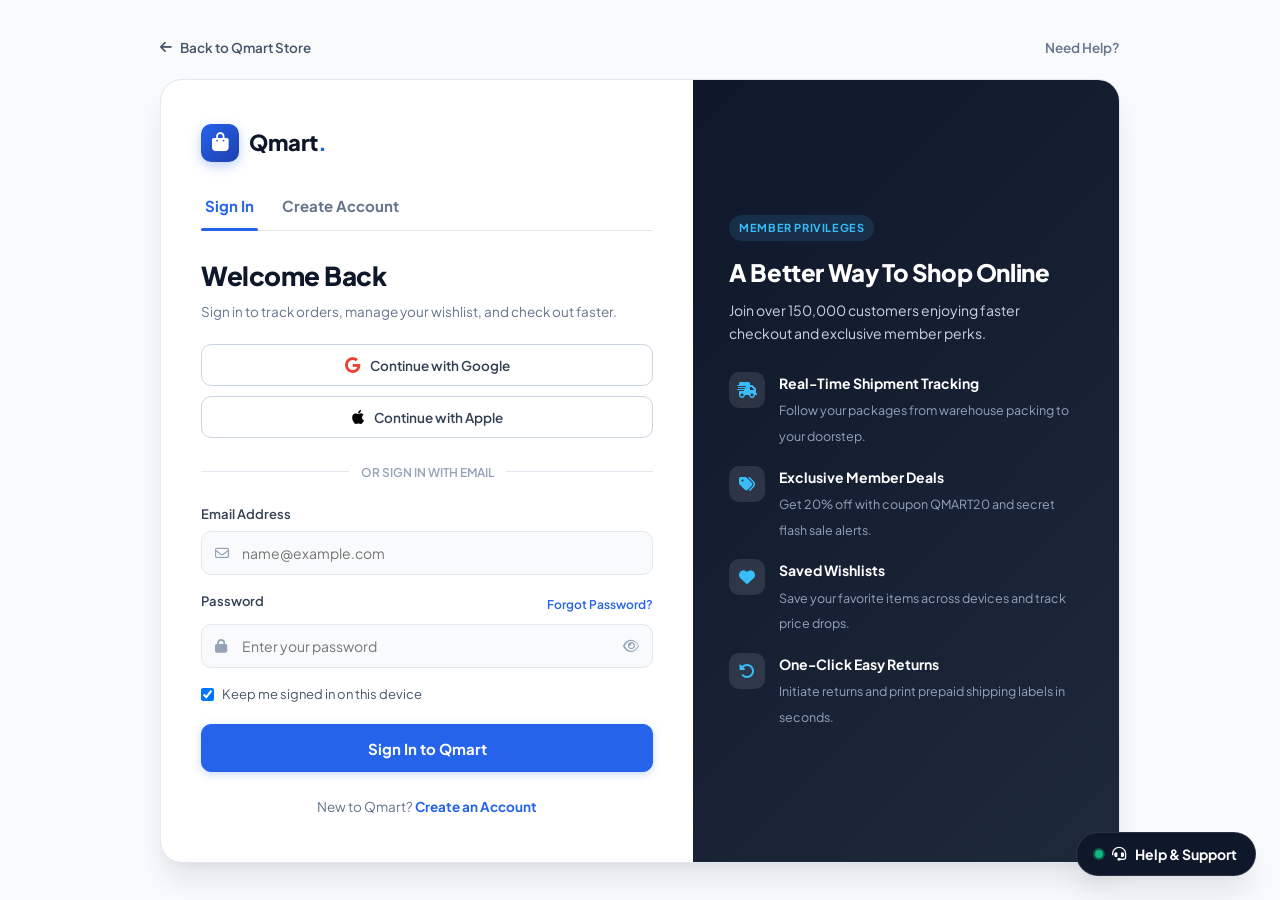
<file: registratuion&login/login.html>
<!DOCTYPE html>
<html lang="en">

<head>
    <meta charset="UTF-8">
    <meta name="viewport" content="width=device-width, initial-scale=1.0">
    <title>Sign In to Your Account | Qmart</title>

    <!-- Global CSS -->
    <link rel="stylesheet" href="../common.css">
    <!-- Auth CSS -->
    <link rel="stylesheet" href="./register.css">

    <!-- Font Awesome -->
    <link rel="stylesheet" href="https://cdnjs.cloudflare.com/ajax/libs/font-awesome/6.5.2/css/all.min.css">
</head>

<body>

    <div class="auth-layout-container">
        <!-- Back to store header -->
        <div class="auth-top-nav">
            <a href="../home/home.html" class="auth-back-link">
                <i class="fa-solid fa-arrow-left"></i> Back to Qmart Store
            </a>
            <a href="../customer-service.html" class="auth-help-link">
                Need Help?
            </a>
        </div>

        <div class="auth-card-wrapper">
            <!-- Left Side: Login Form -->
            <div class="auth-form-card">
                <div class="auth-brand-header">
                    <div class="brand-icon">
                        <i class="fa-solid fa-bag-shopping"></i>
                    </div>
                    <span>Qmart<span class="dot" style="color:var(--primary);">.</span></span>
                </div>

                <!-- Tab Switcher -->
                <div class="auth-tabs">
                    <a href="./login.html" class="auth-tab active">Sign In</a>
                    <a href="./register.html" class="auth-tab">Create Account</a>
                </div>

                <h1>Welcome Back</h1>
                <p class="auth-subtitle">Sign in to track orders, manage your wishlist, and check out faster.</p>

                <!-- Social Sign In Options -->
                <div class="social-login-group">
                    <button type="button" class="btn-social" onclick="simulateSocialLogin('Google')">
                        <i class="fa-brands fa-google" style="color:#ea4335;"></i>
                        <span>Continue with Google</span>
                    </button>
                    <button type="button" class="btn-social" onclick="simulateSocialLogin('Apple')">
                        <i class="fa-brands fa-apple" style="color:#000;"></i>
                        <span>Continue with Apple</span>
                    </button>
                </div>

                <div class="auth-divider">
                    <span>or sign in with email</span>
                </div>

                <form id="formContainer">
                    <div class="form-field-group">
                        <label for="email">Email Address</label>
                        <div class="input-icon-wrap">
                            <i class="fa-regular fa-envelope"></i>
                            <input type="email" id="email" placeholder="name@example.com" required autocomplete="email">
                        </div>
                    </div>

                    <div class="form-field-group">
                        <div class="label-row">
                            <label for="password">Password</label>
                            <a href="#" class="forgot-link" onclick="handleForgotPass(event)">Forgot Password?</a>
                        </div>
                        <div class="input-icon-wrap">
                            <i class="fa-solid fa-lock"></i>
                            <input type="password" id="password" placeholder="Enter your password" required autocomplete="current-password">
                            <i class="fa-regular fa-eye toggle-pwd" id="togglePwd" title="Show or hide password"></i>
                        </div>
                    </div>

                    <div class="remember-row">
                        <label class="checkbox-label">
                            <input type="checkbox" id="rememberMe" checked>
                            <span>Keep me signed in on this device</span>
                        </label>
                    </div>

                    <button type="submit" class="btn btn-primary btn-auth-submit">
                        Sign In to Qmart
                    </button>
                </form>

                <p class="auth-footer-prompt">
                    New to Qmart?
                    <a href="./register.html">Create an Account</a>
                </p>
            </div>

            <!-- Right Side: Perks / Benefits Card -->
            <div class="auth-perks-card">
                <div class="perks-inner">
                    <span class="perks-badge">Member Privileges</span>
                    <h2>A Better Way To Shop Online</h2>
                    <p>Join over 150,000 customers enjoying faster checkout and exclusive member perks.</p>

                    <div class="perks-list">
                        <div class="perk-item">
                            <div class="perk-icon"><i class="fa-solid fa-truck-fast"></i></div>
                            <div>
                                <strong>Real-Time Shipment Tracking</strong>
                                <span>Follow your packages from warehouse packing to your doorstep.</span>
                            </div>
                        </div>
                        <div class="perk-item">
                            <div class="perk-icon"><i class="fa-solid fa-tags"></i></div>
                            <div>
                                <strong>Exclusive Member Deals</strong>
                                <span>Get 20% off with coupon QMART20 and secret flash sale alerts.</span>
                            </div>
                        </div>
                        <div class="perk-item">
                            <div class="perk-icon"><i class="fa-solid fa-heart"></i></div>
                            <div>
                                <strong>Saved Wishlists</strong>
                                <span>Save your favorite items across devices and track price drops.</span>
                            </div>
                        </div>
                        <div class="perk-item">
                            <div class="perk-icon"><i class="fa-solid fa-rotate-left"></i></div>
                            <div>
                                <strong>One-Click Easy Returns</strong>
                                <span>Initiate returns and print prepaid shipping labels in seconds.</span>
                            </div>
                        </div>
                    </div>
                </div>
            </div>
        </div>
    </div>

    <!-- Toast container -->
    <div id="toast-container"></div>

    <script src="../common.js"></script>
    <script src="./login.js"></script>
    <script>
        function simulateSocialLogin(provider) {
            const user = {
                name: "Mounika Reddy",
                email: "mounika.reddy@example.com",
                provider: provider
            };
            localStorage.setItem("qmart_user", JSON.stringify(user));
            showToast("Signed In!", `Connected with ${provider}. Redirecting to store...`);
            setTimeout(() => window.location.href = "../home/home.html", 1000);
        }

        function handleForgotPass(e) {
            e.preventDefault();
            const email = prompt("Please enter your account email address to receive a password reset link:");
            if (email) {
                showToast("Password Reset Sent", `Instructions have been emailed to ${email}.`);
            }
        }
    </script>
</body>

</html>
</file>
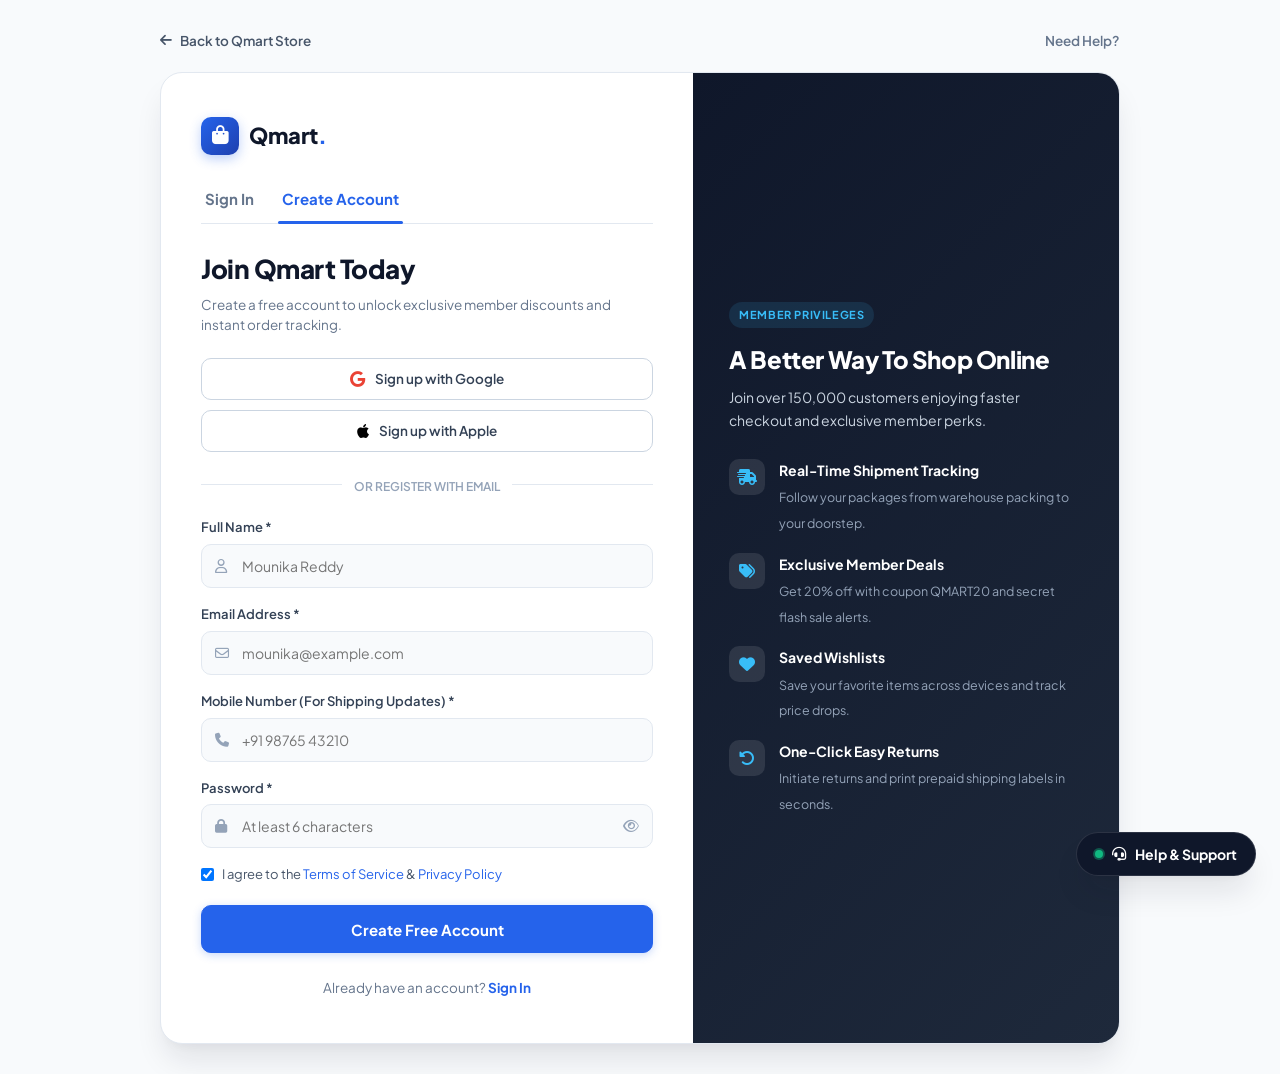
<file: registratuion&login/register.html>
<!DOCTYPE html>
<html lang="en">

<head>
    <meta charset="UTF-8">
    <meta name="viewport" content="width=device-width, initial-scale=1.0">
    <title>Create Your Account | Qmart</title>

    <!-- Global CSS -->
    <link rel="stylesheet" href="../common.css">
    <!-- Auth CSS -->
    <link rel="stylesheet" href="./register.css">

    <!-- Font Awesome -->
    <link rel="stylesheet" href="https://cdnjs.cloudflare.com/ajax/libs/font-awesome/6.5.2/css/all.min.css">
</head>

<body>

    <div class="auth-layout-container">
        <!-- Back to store header -->
        <div class="auth-top-nav">
            <a href="../home/home.html" class="auth-back-link">
                <i class="fa-solid fa-arrow-left"></i> Back to Qmart Store
            </a>
            <a href="../customer-service.html" class="auth-help-link">
                Need Help?
            </a>
        </div>

        <div class="auth-card-wrapper">
            <!-- Left Side: Register Form -->
            <div class="auth-form-card">
                <div class="auth-brand-header">
                    <div class="brand-icon">
                        <i class="fa-solid fa-bag-shopping"></i>
                    </div>
                    <span>Qmart<span class="dot" style="color:var(--primary);">.</span></span>
                </div>

                <!-- Tab Switcher -->
                <div class="auth-tabs">
                    <a href="./login.html" class="auth-tab">Sign In</a>
                    <a href="./register.html" class="auth-tab active">Create Account</a>
                </div>

                <h1>Join Qmart Today</h1>
                <p class="auth-subtitle">Create a free account to unlock exclusive member discounts and instant order tracking.</p>

                <!-- Social Sign In Options -->
                <div class="social-login-group">
                    <button type="button" class="btn-social" onclick="simulateSocialRegister('Google')">
                        <i class="fa-brands fa-google" style="color:#ea4335;"></i>
                        <span>Sign up with Google</span>
                    </button>
                    <button type="button" class="btn-social" onclick="simulateSocialRegister('Apple')">
                        <i class="fa-brands fa-apple" style="color:#000;"></i>
                        <span>Sign up with Apple</span>
                    </button>
                </div>

                <div class="auth-divider">
                    <span>or register with email</span>
                </div>

                <form id="formContainer">
                    <div class="form-field-group">
                        <label for="name">Full Name *</label>
                        <div class="input-icon-wrap">
                            <i class="fa-regular fa-user"></i>
                            <input type="text" id="name" placeholder="Mounika Reddy" required autocomplete="name">
                        </div>
                    </div>

                    <div class="form-field-group">
                        <label for="email">Email Address *</label>
                        <div class="input-icon-wrap">
                            <i class="fa-regular fa-envelope"></i>
                            <input type="email" id="email" placeholder="mounika@example.com" required autocomplete="email">
                        </div>
                    </div>

                    <div class="form-field-group">
                        <label for="mobile">Mobile Number (For Shipping Updates) *</label>
                        <div class="input-icon-wrap">
                            <i class="fa-solid fa-phone"></i>
                            <input type="tel" id="mobile" placeholder="+91 98765 43210" required autocomplete="tel">
                        </div>
                    </div>

                    <div class="form-field-group">
                        <label for="password">Password *</label>
                        <div class="input-icon-wrap">
                            <i class="fa-solid fa-lock"></i>
                            <input type="password" id="password" placeholder="At least 6 characters" minlength="6" required autocomplete="new-password">
                            <i class="fa-regular fa-eye toggle-pwd" id="togglePwd" title="Show or hide password"></i>
                        </div>
                    </div>

                    <div class="remember-row">
                        <label class="checkbox-label">
                            <input type="checkbox" required checked>
                            <span>I agree to the <a href="../about.html" style="color:var(--primary);">Terms of Service</a> & <a href="../customer-service.html" style="color:var(--primary);">Privacy Policy</a></span>
                        </label>
                    </div>

                    <button type="submit" class="btn btn-primary btn-auth-submit">
                        Create Free Account
                    </button>
                </form>

                <p class="auth-footer-prompt">
                    Already have an account?
                    <a href="./login.html">Sign In</a>
                </p>
            </div>

            <!-- Right Side: Perks / Benefits Card -->
            <div class="auth-perks-card">
                <div class="perks-inner">
                    <span class="perks-badge">Member Privileges</span>
                    <h2>A Better Way To Shop Online</h2>
                    <p>Join over 150,000 customers enjoying faster checkout and exclusive member perks.</p>

                    <div class="perks-list">
                        <div class="perk-item">
                            <div class="perk-icon"><i class="fa-solid fa-truck-fast"></i></div>
                            <div>
                                <strong>Real-Time Shipment Tracking</strong>
                                <span>Follow your packages from warehouse packing to your doorstep.</span>
                            </div>
                        </div>
                        <div class="perk-item">
                            <div class="perk-icon"><i class="fa-solid fa-tags"></i></div>
                            <div>
                                <strong>Exclusive Member Deals</strong>
                                <span>Get 20% off with coupon QMART20 and secret flash sale alerts.</span>
                            </div>
                        </div>
                        <div class="perk-item">
                            <div class="perk-icon"><i class="fa-solid fa-heart"></i></div>
                            <div>
                                <strong>Saved Wishlists</strong>
                                <span>Save your favorite items across devices and track price drops.</span>
                            </div>
                        </div>
                        <div class="perk-item">
                            <div class="perk-icon"><i class="fa-solid fa-rotate-left"></i></div>
                            <div>
                                <strong>One-Click Easy Returns</strong>
                                <span>Initiate returns and print prepaid shipping labels in seconds.</span>
                            </div>
                        </div>
                    </div>
                </div>
            </div>
        </div>
    </div>

    <!-- Toast container -->
    <div id="toast-container"></div>

    <script src="../common.js"></script>
    <script src="./register.js"></script>
    <script>
        function simulateSocialRegister(provider) {
            const user = {
                name: "Mounika Reddy",
                email: "mounika.reddy@example.com",
                provider: provider
            };
            localStorage.setItem("qmart_user", JSON.stringify(user));
            showToast("Welcome to Qmart!", `Registered with ${provider}. Redirecting to store...`);
            setTimeout(() => window.location.href = "../home/home.html", 1000);
        }
    </script>
</body>

</html>
</file>
<file: common.css>
/* ==========================================================================
   QMART E-COMMERCE DESIGN SYSTEM - GLOBAL STYLES (common.css)
   ========================================================================== */

@import url('https://fonts.googleapis.com/css2?family=Plus+Jakarta+Sans:wght@300;400;500;600;700;800&display=swap');

:root {
    /* Brand Colors */
    --primary: #2563eb;
    --primary-hover: #1d4ed8;
    --primary-light: #eff6ff;
    --primary-glow: rgba(37, 99, 235, 0.25);

    --accent: #f59e0b;
    --accent-light: #fffbeb;

    --success: #10b981;
    --success-light: #ecfdf5;

    --danger: #ef4444;
    --danger-light: #fef2f2;

    /* Neutrals */
    --slate-950: #020617;
    --slate-900: #0f172a;
    --slate-800: #1e293b;
    --slate-700: #334155;
    --slate-600: #475569;
    --slate-500: #64748b;
    --slate-400: #94a3b8;
    --slate-300: #cbd5e1;
    --slate-200: #e2e8f0;
    --slate-100: #f1f5f9;
    --slate-50: #f8fafc;
    --white: #ffffff;

    /* Shadows */
    --shadow-xs: 0 1px 2px 0 rgba(0, 0, 0, 0.05);
    --shadow-sm: 0 1px 3px 0 rgba(0, 0, 0, 0.08), 0 1px 2px 0 rgba(0, 0, 0, 0.04);
    --shadow-md: 0 4px 10px -1px rgba(0, 0, 0, 0.07), 0 2px 4px -2px rgba(0, 0, 0, 0.05);
    --shadow-lg: 0 12px 24px -4px rgba(15, 23, 42, 0.08), 0 4px 6px -2px rgba(15, 23, 42, 0.03);
    --shadow-xl: 0 20px 30px -5px rgba(15, 23, 42, 0.10), 0 8px 10px -6px rgba(15, 23, 42, 0.04);
    --shadow-card-hover: 0 20px 35px -8px rgba(37, 99, 235, 0.12), 0 4px 12px -2px rgba(0, 0, 0, 0.04);

    /* Radii */
    --radius-sm: 6px;
    --radius-md: 10px;
    --radius-lg: 16px;
    --radius-xl: 22px;
    --radius-full: 9999px;

    /* Typography */
    --font-sans: 'Plus Jakarta Sans', -apple-system, BlinkMacSystemFont, "Segoe UI", Roboto, sans-serif;

    /* Transitions */
    --transition-fast: 0.15s ease;
    --transition-base: 0.25s cubic-bezier(0.4, 0, 0.2, 1);
    --transition-smooth: 0.35s cubic-bezier(0.16, 1, 0.3, 1);
}

/* ================= RESET & BASE ================= */
* {
    margin: 0;
    padding: 0;
    box-sizing: border-box;
}

/* Accessibility & SEO Screen-Reader Only Utility */
.sr-only {
    position: absolute;
    width: 1px;
    height: 1px;
    padding: 0;
    margin: -1px;
    overflow: hidden;
    clip: rect(0, 0, 0, 0);
    white-space: nowrap;
    border: 0;
}

html {
    scroll-behavior: smooth;
    overflow-x: hidden;
    max-width: 100vw;
    width: 100%;
}

body {
    font-family: var(--font-sans);
    background-color: var(--slate-50);
    color: var(--slate-800);
    line-height: 1.6;
    -webkit-font-smoothing: antialiased;
    -moz-osx-font-smoothing: grayscale;
    min-height: 100vh;
    display: flex;
    flex-direction: column;
    overflow-x: hidden;
    max-width: 100vw;
    width: 100%;
}

img {
    max-width: 100%;
    height: auto;
    display: block;
}

a {
    color: inherit;
    text-decoration: none;
    transition: var(--transition-base);
}

button {
    font-family: inherit;
    cursor: pointer;
    border: none;
    outline: none;
    transition: var(--transition-base);
}

input, select, textarea {
    font-family: inherit;
    outline: none;
}

/* ================= GLOBAL BUTTON SYSTEM ================= */
.btn {
    display: inline-flex;
    align-items: center;
    justify-content: center;
    gap: 8px;
    padding: 10px 20px;
    font-size: 13.5px;
    font-weight: 700;
    line-height: 1.4;
    border-radius: var(--radius-md);
    cursor: pointer;
    transition: var(--transition-base);
    text-align: center;
    white-space: nowrap;
    user-select: none;
    border: 1px solid transparent;
    font-family: inherit;
    text-decoration: none;
}

.btn:active {
    transform: scale(0.98);
}

.btn-primary {
    background: var(--primary);
    color: var(--white) !important;
    border-color: var(--primary);
    box-shadow: 0 2px 8px rgba(37, 99, 235, 0.25);
}

.btn-primary:hover {
    background: var(--primary-hover);
    border-color: var(--primary-hover);
    box-shadow: 0 4px 14px rgba(37, 99, 235, 0.35);
    color: var(--white) !important;
}

.btn-secondary {
    background: rgba(255, 255, 255, 0.14);
    color: var(--white) !important;
    border: 1px solid rgba(255, 255, 255, 0.35);
    backdrop-filter: blur(6px);
}

.btn-secondary:hover {
    background: rgba(255, 255, 255, 0.25);
    border-color: rgba(255, 255, 255, 0.55);
    color: var(--white) !important;
}

/* Light / Page surface context for secondary buttons */
.btn-secondary-light,
.catalog-section .btn-secondary,
.channels-buttons .btn-secondary,
.help-hero .btn-secondary {
    background: var(--white);
    color: var(--slate-800) !important;
    border: 1px solid var(--slate-300);
    box-shadow: var(--shadow-xs);
}

.btn-secondary-light:hover,
.catalog-section .btn-secondary:hover,
.channels-buttons .btn-secondary:hover,
.help-hero .btn-secondary:hover {
    background: var(--slate-50);
    border-color: var(--slate-400);
    color: var(--slate-950) !important;
}

.btn-outline {
    background: transparent;
    color: var(--slate-700);
    border: 1px solid var(--slate-300);
}

.btn-outline:hover {
    background: var(--slate-100);
    color: var(--slate-900);
    border-color: var(--slate-400);
}

.btn-dark {
    background: var(--slate-900);
    color: var(--white) !important;
    border: 1px solid var(--slate-900);
}

.btn-dark:hover {
    background: var(--slate-800);
    border-color: var(--slate-800);
}

.btn-sm {
    padding: 7px 14px;
    font-size: 12px;
    border-radius: var(--radius-sm);
}

.btn-lg {
    padding: 13px 26px;
    font-size: 15px;
    border-radius: var(--radius-lg);
}

/* ================= TOP ANNOUNCEMENT BAR ================= */
.announcement-bar {
    background: var(--slate-900);
    color: var(--slate-300);
    font-size: 12.5px;
    font-weight: 500;
    padding: 7px 24px;
    display: flex;
    justify-content: space-between;
    align-items: center;
    border-bottom: 1px solid rgba(255, 255, 255, 0.08);
}

.announcement-text {
    display: flex;
    align-items: center;
    gap: 8px;
    margin: 0 auto;
}

.announcement-text .highlight {
    color: #38bdf8;
    font-weight: 700;
}

.announcement-text .coupon-code {
    background: rgba(56, 189, 248, 0.15);
    color: #38bdf8;
    padding: 2px 7px;
    border-radius: var(--radius-sm);
    font-size: 11px;
    letter-spacing: 0.5px;
    border: 1px dashed rgba(56, 189, 248, 0.4);
}

.announcement-links {
    display: flex;
    gap: 16px;
    font-size: 12px;
}

.announcement-links a:hover {
    color: var(--white);
}

@media (max-width: 768px) {
    .announcement-links {
        display: none;
    }
}

@media (max-width: 640px) {
    .announcement-bar {
        padding: 6px 12px;
        font-size: 11.5px;
        justify-content: center;
        text-align: center;
        white-space: nowrap;
        overflow: hidden;
    }

    .announcement-text {
        justify-content: center;
        text-align: center;
        gap: 6px;
        overflow: hidden;
        text-overflow: ellipsis;
    }

    /* Hide 1-800 helpline on mobile so announcement fits cleanly on one line */
    .announcement-text span:last-child,
    .announcement-text .sep:last-of-type {
        display: none !important;
    }
}

/* ================= HEADER & NAVBAR ================= */
.main-header {
    position: sticky;
    top: 0;
    z-index: 1000;
    background: rgba(255, 255, 255, 0.94);
    backdrop-filter: blur(14px);
    -webkit-backdrop-filter: blur(14px);
    border-bottom: 1px solid var(--slate-200);
    transition: var(--transition-base);
}

.navbar-inner {
    max-width: 1360px;
    margin: 0 auto;
    padding: 14px 24px;
    display: flex;
    align-items: center;
    justify-content: space-between;
    gap: 24px;
}

/* Logo */
.brand-logo {
    display: flex;
    align-items: center;
    gap: 10px;
    font-size: 24px;
    font-weight: 800;
    color: var(--slate-900);
    letter-spacing: -0.6px;
    user-select: none;
}

.brand-icon {
    width: 38px;
    height: 38px;
    background: linear-gradient(135deg, var(--primary) 0%, #1e40af 100%);
    color: var(--white);
    border-radius: 10px;
    display: flex;
    align-items: center;
    justify-content: center;
    font-size: 19px;
    box-shadow: 0 4px 12px rgba(37, 99, 235, 0.3);
}

.brand-logo span.dot {
    color: var(--primary);
}

/* Nav Links */
.nav-menu {
    display: flex;
    align-items: center;
    gap: 28px;
    list-style: none;
}

.nav-link {
    font-size: 15px;
    font-weight: 600;
    color: var(--slate-600);
    position: relative;
    padding: 6px 0;
}

.nav-link:hover,
.nav-link.active {
    color: var(--primary);
}

.nav-link.active::after {
    content: '';
    position: absolute;
    bottom: 0;
    left: 0;
    width: 100%;
    height: 2.5px;
    background: var(--primary);
    border-radius: var(--radius-full);
}

/* Search Box */
.header-search {
    flex: 1;
    max-width: 440px;
    position: relative;
    display: flex;
    align-items: center;
}

.header-search input {
    width: 100%;
    height: 42px;
    background: var(--slate-100);
    border: 1px solid transparent;
    border-radius: var(--radius-full);
    padding: 0 42px 0 42px;
    font-size: 14px;
    color: var(--slate-800);
    transition: var(--transition-base);
}

.header-search input:focus {
    background: var(--white);
    border-color: var(--primary);
    box-shadow: 0 0 0 3px var(--primary-glow);
}

.header-search .search-icon {
    position: absolute;
    left: 15px;
    color: var(--slate-400);
    font-size: 14px;
    pointer-events: none;
}

.header-search .clear-search {
    position: absolute;
    right: 14px;
    color: var(--slate-400);
    font-size: 13px;
    cursor: pointer;
    display: none;
}

.header-search .clear-search:hover {
    color: var(--slate-700);
}

/* Header Actions */
.header-actions {
    display: flex;
    align-items: center;
    gap: 12px;
}

.action-btn {
    display: inline-flex;
    align-items: center;
    gap: 7px;
    padding: 8px 14px;
    border-radius: var(--radius-full);
    font-size: 14px;
    font-weight: 600;
    color: var(--slate-700);
    background: transparent;
    border: 1px solid transparent;
    transition: var(--transition-base);
    position: relative;
}

.action-btn i {
    font-size: 16px;
}

.action-btn:hover {
    background: var(--slate-100);
    color: var(--slate-900);
}

.action-btn .badge-count {
    background: var(--primary);
    color: var(--white);
    font-size: 11px;
    font-weight: 700;
    padding: 2px 6px;
    border-radius: var(--radius-full);
    line-height: 1;
}

.cart-pill-btn {
    background: var(--slate-900);
    color: var(--white) !important;
    padding: 9px 18px;
    border-radius: var(--radius-full);
    display: inline-flex;
    align-items: center;
    gap: 9px;
    font-size: 14px;
    font-weight: 600;
    box-shadow: 0 4px 14px rgba(15, 23, 42, 0.15);
    transition: var(--transition-base);
}

.cart-pill-btn:hover {
    background: var(--primary);
    transform: translateY(-1px);
    box-shadow: 0 6px 18px var(--primary-glow);
}

.cart-pill-btn .cart-badge {
    background: var(--primary);
    color: var(--white);
    font-size: 12px;
    font-weight: 700;
    min-width: 20px;
    height: 20px;
    border-radius: 10px;
    display: inline-flex;
    align-items: center;
    justify-content: center;
    padding: 0 5px;
}

.cart-pill-btn:hover .cart-badge {
    background: var(--white);
    color: var(--primary);
}

/* User Account Profile Pill */
.user-account-btn {
    display: flex;
    align-items: center;
    gap: 8px;
    font-size: 13.5px;
    font-weight: 600;
    color: var(--slate-700);
    padding: 6px 12px;
    border-radius: var(--radius-full);
    border: 1px solid var(--slate-200);
    background: var(--white);
}

.user-account-btn:hover {
    border-color: var(--slate-300);
    background: var(--slate-50);
}

.user-avatar {
    width: 26px;
    height: 26px;
    border-radius: 50%;
    background: var(--primary-light);
    color: var(--primary);
    display: flex;
    align-items: center;
    justify-content: center;
    font-size: 12px;
    font-weight: 700;
}

/* Mobile Hamburger */
.mobile-nav-toggle {
    display: none;
    width: 40px;
    height: 40px;
    border-radius: var(--radius-md);
    background: var(--slate-100);
    color: var(--slate-700);
    align-items: center;
    justify-content: center;
    font-size: 18px;
    cursor: pointer;
    border: 1px solid var(--slate-200);
    transition: var(--transition-fast);
}

.mobile-nav-toggle:hover {
    background: var(--slate-200);
    color: var(--slate-900);
}

/* Mobile Drawer (Always starts hidden, smoothly opens with .active) */
.mobile-drawer {
    position: fixed;
    top: 0;
    left: 0;
    right: 0;
    bottom: 0;
    background: rgba(15, 23, 42, 0.65);
    backdrop-filter: blur(6px);
    -webkit-backdrop-filter: blur(6px);
    z-index: 7000;
    opacity: 0;
    visibility: hidden;
    pointer-events: none;
    transition: opacity 0.3s ease, visibility 0.3s ease;
}

.mobile-drawer.active {
    opacity: 1;
    visibility: visible;
    pointer-events: auto;
}

.mobile-drawer-content {
    position: absolute;
    top: 0;
    left: 0;
    width: 320px;
    max-width: 85vw;
    height: 100%;
    background: var(--white);
    padding: 24px 20px;
    display: flex;
    flex-direction: column;
    gap: 16px;
    overflow-y: auto;
    transform: translateX(-100%);
    transition: transform 0.3s cubic-bezier(0.16, 1, 0.3, 1);
    box-shadow: var(--shadow-xl);
}

.mobile-drawer.active .mobile-drawer-content {
    transform: translateX(0);
}

.mobile-drawer-header {
    display: flex;
    justify-content: space-between;
    align-items: center;
    padding-bottom: 16px;
    border-bottom: 1px solid var(--slate-200);
}

.mobile-drawer-close {
    background: var(--slate-100);
    border: 1px solid var(--slate-200);
    width: 36px;
    height: 36px;
    border-radius: var(--radius-md);
    display: flex;
    align-items: center;
    justify-content: center;
    font-size: 16px;
    color: var(--slate-600);
    cursor: pointer;
    transition: var(--transition-fast);
}

.mobile-drawer-close:hover {
    background: var(--slate-200);
    color: var(--slate-900);
}

.mobile-nav-links {
    list-style: none;
    display: flex;
    flex-direction: column;
    gap: 8px;
}

.mobile-nav-links a {
    font-size: 15px;
    font-weight: 600;
    color: var(--slate-700);
    display: flex;
    align-items: center;
    gap: 12px;
    padding: 10px 14px;
    border-radius: var(--radius-md);
    transition: var(--transition-fast);
}

.mobile-nav-links a i {
    width: 20px;
    text-align: center;
    font-size: 16px;
    color: var(--slate-400);
}

.mobile-nav-links a:hover,
.mobile-nav-links a.active {
    background: var(--primary-light);
    color: var(--primary);
}

.mobile-nav-links a:hover i,
.mobile-nav-links a.active i {
    color: var(--primary);
}

/* ================= HEADER RESPONSIVE BEHAVIOR ================= */
@media (max-width: 960px) {
    .nav-menu {
        display: none !important;
    }
}

@media (max-width: 768px) {
    .navbar-inner {
        padding: 10px 16px;
        gap: 10px;
        flex-wrap: wrap;
        width: 100%;
        max-width: 100vw;
        box-sizing: border-box;
    }

    /* Completely remove the menu button in mobile view as requested */
    .mobile-nav-toggle {
        display: none !important;
    }

    .brand-logo {
        order: 1;
        font-size: 21px;
    }

    .brand-icon {
        width: 34px;
        height: 34px;
        font-size: 17px;
    }

    .header-actions {
        order: 2;
        margin-left: auto;
        gap: 8px;
        display: flex;
        align-items: center;
    }

    /* Hide desktop-only action links on mobile to prevent overflow */
    .header-actions .action-btn:not(.user-account-btn) {
        display: none !important;
    }

    .user-account-btn {
        padding: 6px 10px;
        font-size: 12.5px;
        border-radius: var(--radius-full);
    }

    .user-account-btn span {
        display: none !important;
    }

    .cart-pill-btn {
        padding: 7px 14px;
        font-size: 13px;
        gap: 6px;
    }

    .cart-pill-btn .cart-text {
        display: none !important;
    }

    /* Full width search bar on 2nd row on mobile */
    .header-search-container {
        order: 3;
        width: 100%;
        max-width: 100%;
        margin-top: 4px;
    }

    .header-search input {
        height: 40px;
        font-size: 13.5px;
    }
}

/* ================= TRUST BADGES STRIP ================= */
.trust-strip {
    background: var(--white);
    border-top: 1px solid var(--slate-200);
    border-bottom: 1px solid var(--slate-200);
    padding: 30px 24px;
    margin-top: 40px;
}

.trust-container {
    max-width: 1360px;
    margin: 0 auto;
    display: grid;
    grid-template-columns: repeat(4, 1fr);
    gap: 24px;
}

.trust-item {
    display: flex;
    align-items: center;
    gap: 16px;
}

.trust-icon {
    width: 52px;
    height: 52px;
    border-radius: var(--radius-lg);
    background: var(--primary-light);
    color: var(--primary);
    display: flex;
    align-items: center;
    justify-content: center;
    font-size: 22px;
    flex-shrink: 0;
}

.trust-info h4 {
    font-size: 15px;
    font-weight: 700;
    color: var(--slate-900);
    margin-bottom: 2px;
}

.trust-info p {
    font-size: 13px;
    color: var(--slate-500);
    line-height: 1.4;
}

/* ================= FOOTER ================= */
.global-footer {
    background: var(--slate-900);
    color: var(--slate-300);
    margin-top: auto;
    padding-top: 60px;
}

.footer-top {
    max-width: 1360px;
    margin: 0 auto;
    padding: 0 24px 50px;
    display: grid;
    grid-template-columns: 1.8fr 1fr 1fr 1.4fr;
    gap: 48px;
}

.footer-brand .brand-logo {
    color: var(--white);
    margin-bottom: 16px;
}

.footer-brand p {
    font-size: 14px;
    color: var(--slate-400);
    line-height: 1.7;
    margin-bottom: 20px;
    max-width: 320px;
}

.footer-socials {
    display: flex;
    gap: 10px;
}

.footer-socials a {
    width: 38px;
    height: 38px;
    background: rgba(255, 255, 255, 0.08);
    color: var(--slate-300);
    border-radius: var(--radius-md);
    display: flex;
    align-items: center;
    justify-content: center;
    font-size: 16px;
    transition: var(--transition-base);
}

.footer-socials a:hover {
    background: var(--primary);
    color: var(--white);
    transform: translateY(-2px);
}

.footer-col h3 {
    color: var(--white);
    font-size: 16px;
    font-weight: 700;
    margin-bottom: 20px;
    letter-spacing: -0.2px;
}

.footer-col ul {
    list-style: none;
    display: flex;
    flex-direction: column;
    gap: 11px;
}

.footer-col ul a {
    font-size: 14px;
    color: var(--slate-400);
    transition: var(--transition-base);
}

.footer-col ul a:hover {
    color: var(--white);
    padding-left: 4px;
}

.footer-newsletter p {
    font-size: 14px;
    color: var(--slate-400);
    line-height: 1.6;
    margin-bottom: 16px;
}

.newsletter-form {
    display: flex;
    position: relative;
    margin-bottom: 14px;
}

.newsletter-form input {
    width: 100%;
    height: 44px;
    background: rgba(255, 255, 255, 0.08);
    border: 1px solid rgba(255, 255, 255, 0.15);
    border-radius: var(--radius-full);
    padding: 0 110px 0 16px;
    color: var(--white);
    font-size: 13.5px;
    transition: var(--transition-base);
}

.newsletter-form input:focus {
    border-color: var(--primary);
    background: rgba(255, 255, 255, 0.12);
}

.newsletter-form button {
    position: absolute;
    right: 4px;
    top: 4px;
    bottom: 4px;
    padding: 0 18px;
    background: var(--primary);
    color: var(--white);
    border-radius: var(--radius-full);
    font-size: 13px;
    font-weight: 600;
}

.newsletter-form button:hover {
    background: var(--primary-hover);
}

.payment-methods {
    display: flex;
    align-items: center;
    gap: 12px;
    color: var(--slate-400);
    font-size: 22px;
    margin-top: 14px;
}

.footer-bottom {
    border-top: 1px solid rgba(255, 255, 255, 0.08);
    padding: 24px;
    font-size: 13.5px;
    color: var(--slate-500);
}

.footer-bottom-inner {
    max-width: 1360px;
    margin: 0 auto;
    display: flex;
    justify-content: space-between;
    align-items: center;
    flex-wrap: wrap;
    gap: 12px;
}

.footer-bottom strong {
    color: var(--slate-300);
}

/* ================= TOAST NOTIFICATION ================= */
#toast-container {
    position: fixed;
    bottom: 24px;
    right: 24px;
    z-index: 9999;
    display: flex;
    flex-direction: column;
    gap: 10px;
    pointer-events: none;
}

.toast {
    background: var(--slate-900);
    color: var(--white);
    border-radius: var(--radius-lg);
    padding: 14px 18px;
    display: flex;
    align-items: center;
    gap: 14px;
    box-shadow: var(--shadow-xl);
    border: 1px solid rgba(255, 255, 255, 0.1);
    min-width: 310px;
    max-width: 380px;
    pointer-events: auto;
    animation: toastSlideIn 0.35s cubic-bezier(0.16, 1, 0.3, 1) forwards;
    transition: var(--transition-base);
}

.toast.hiding {
    animation: toastSlideOut 0.25s forwards ease;
}

.toast-img {
    width: 44px;
    height: 44px;
    border-radius: var(--radius-md);
    background: var(--white);
    object-fit: contain;
    padding: 4px;
    flex-shrink: 0;
}

.toast-content {
    flex: 1;
}

.toast-title {
    font-size: 14px;
    font-weight: 700;
    color: var(--white);
    margin-bottom: 2px;
}

.toast-msg {
    font-size: 12.5px;
    color: var(--slate-300);
    line-height: 1.35;
}

.toast-close {
    color: var(--slate-400);
    font-size: 14px;
    cursor: pointer;
    padding: 4px;
}

.toast-close:hover {
    color: var(--white);
}

@keyframes toastSlideIn {
    from {
        transform: translateY(30px) scale(0.95);
        opacity: 0;
    }
    to {
        transform: translateY(0) scale(1);
        opacity: 1;
    }
}

@keyframes toastSlideOut {
    to {
        transform: translateY(20px);
        opacity: 0;
    }
}

/* ================= MODAL BASE ================= */
.modal-overlay {
    position: fixed;
    top: 0;
    left: 0;
    right: 0;
    bottom: 0;
    background: rgba(15, 23, 42, 0.65);
    backdrop-filter: blur(5px);
    z-index: 5000;
    display: none;
    align-items: center;
    justify-content: center;
    padding: 20px;
    opacity: 0;
    transition: opacity 0.3s ease;
}

.modal-overlay.active {
    display: flex;
    opacity: 1;
}

.modal-dialog {
    background: var(--white);
    border-radius: var(--radius-xl);
    width: 100%;
    max-width: 580px;
    max-height: 90vh;
    overflow-y: auto;
    box-shadow: var(--shadow-xl);
    position: relative;
    padding: 32px;
    transform: scale(0.95);
    transition: transform 0.3s cubic-bezier(0.16, 1, 0.3, 1);
}

.modal-overlay.active .modal-dialog {
    transform: scale(1);
}

.modal-close-btn {
    position: absolute;
    top: 20px;
    right: 20px;
    width: 36px;
    height: 36px;
    border-radius: 50%;
    background: var(--slate-100);
    color: var(--slate-600);
    display: flex;
    align-items: center;
    justify-content: center;
    font-size: 16px;
    cursor: pointer;
}

.modal-close-btn:hover {
    background: var(--slate-200);
    color: var(--slate-900);
}

/* ================= RESPONSIVE ================= */
@media (max-width: 1080px) {
    .trust-container {
        grid-template-columns: repeat(2, 1fr);
        gap: 20px;
    }

    .footer-top {
        grid-template-columns: 1fr 1fr;
        gap: 36px;
    }
}

@media (max-width: 860px) {
    .nav-menu {
        display: none;
    }

    .header-search {
        max-width: 260px;
    }

    .mobile-nav-toggle {
        display: flex;
    }
}

@media (max-width: 640px) {
    .navbar-inner {
        padding: 12px 16px;
        gap: 12px;
    }

    .brand-logo {
        font-size: 20px;
    }

    .brand-icon {
        width: 32px;
        height: 32px;
        font-size: 16px;
    }

    .header-search {
        display: none; /* Can be accessed via search modal or below nav */
    }

    .action-btn span {
        display: none;
    }

    .cart-pill-btn {
        padding: 8px 12px;
    }

    .cart-pill-btn span.cart-text {
        display: none;
    }

    .trust-container {
        grid-template-columns: 1fr;
    }

    .footer-top {
        grid-template-columns: 1fr;
        gap: 32px;
    }

    #toast-container {
        left: 16px;
        right: 16px;
        bottom: 74px; /* above mobile bar */
    }

    .toast {
        min-width: auto;
        max-width: 100%;
    }
}

/* ================= FLOATING LIVE CHAT WIDGET ================= */
.floating-chat-trigger {
    position: fixed;
    bottom: 24px;
    right: 24px;
    z-index: 4000;
    background: var(--slate-900);
    color: var(--white);
    padding: 12px 18px;
    border-radius: var(--radius-full);
    display: inline-flex;
    align-items: center;
    gap: 9px;
    font-size: 14px;
    font-weight: 700;
    box-shadow: var(--shadow-xl);
    border: 1px solid rgba(255, 255, 255, 0.12);
    cursor: pointer;
    transition: var(--transition-base);
}

.floating-chat-trigger:hover {
    background: var(--primary);
    transform: translateY(-2px);
    box-shadow: 0 10px 25px -4px var(--primary-glow);
}

.chat-online-dot {
    width: 8px;
    height: 8px;
    border-radius: 50%;
    background: #10b981;
    box-shadow: 0 0 0 2px rgba(16, 185, 129, 0.4);
}

/* Chat Window */
.chat-window {
    position: fixed;
    bottom: 84px;
    right: 24px;
    width: 360px;
    max-width: calc(100vw - 32px);
    height: 480px;
    background: var(--white);
    border-radius: var(--radius-xl);
    box-shadow: 0 20px 40px -10px rgba(15, 23, 42, 0.25);
    border: 1px solid var(--slate-200);
    z-index: 4500;
    display: flex;
    flex-direction: column;
    overflow: hidden;
    transform: scale(0.95) translateY(20px);
    opacity: 0;
    pointer-events: none;
    transition: all 0.25s cubic-bezier(0.16, 1, 0.3, 1);
}

.chat-window.open {
    transform: scale(1) translateY(0);
    opacity: 1;
    pointer-events: auto;
}

.chat-window-header {
    background: var(--slate-900);
    color: var(--white);
    padding: 16px 20px;
    display: flex;
    align-items: center;
    justify-content: space-between;
}

.chat-agent-info {
    display: flex;
    align-items: center;
    gap: 12px;
}

.chat-agent-avatar {
    width: 36px;
    height: 36px;
    border-radius: 50%;
    background: var(--primary);
    color: var(--white);
    display: flex;
    align-items: center;
    justify-content: center;
    font-size: 16px;
    position: relative;
}

.chat-agent-avatar .avatar-status {
    position: absolute;
    bottom: 0;
    right: 0;
    width: 10px;
    height: 10px;
    background: #10b981;
    border: 2px solid var(--slate-900);
    border-radius: 50%;
}

.chat-header-text h4 {
    font-size: 14.5px;
    font-weight: 700;
    margin-bottom: 1px;
}

.chat-header-text span {
    font-size: 11px;
    color: #94a3b8;
}

.chat-close-btn {
    background: transparent;
    color: #94a3b8;
    font-size: 18px;
    cursor: pointer;
}

.chat-close-btn:hover {
    color: var(--white);
}

.chat-body {
    flex: 1;
    padding: 16px;
    overflow-y: auto;
    display: flex;
    flex-direction: column;
    gap: 12px;
    background: #f8fafc;
}

.chat-msg {
    max-width: 82%;
    padding: 10px 14px;
    border-radius: 14px;
    font-size: 13.5px;
    line-height: 1.45;
}

.chat-msg.bot {
    align-self: flex-start;
    background: var(--white);
    color: var(--slate-800);
    border: 1px solid var(--slate-200);
    border-bottom-left-radius: 4px;
}

.chat-msg.user {
    align-self: flex-end;
    background: var(--primary);
    color: var(--white);
    border-bottom-right-radius: 4px;
}

.chat-quick-chips {
    display: flex;
    flex-wrap: wrap;
    gap: 6px;
    margin-top: 4px;
}

.chip-btn {
    background: var(--white);
    border: 1px solid var(--slate-300);
    color: var(--primary);
    font-size: 11.5px;
    font-weight: 600;
    padding: 5px 10px;
    border-radius: var(--radius-full);
    cursor: pointer;
    transition: var(--transition-fast);
}

.chip-btn:hover {
    background: var(--primary-light);
    border-color: var(--primary);
}

.chat-footer {
    padding: 12px;
    background: var(--white);
    border-top: 1px solid var(--slate-200);
    display: flex;
    gap: 8px;
}

.chat-footer input {
    flex: 1;
    height: 38px;
    background: var(--slate-100);
    border: 1px solid transparent;
    border-radius: var(--radius-full);
    padding: 0 14px;
    font-size: 13.5px;
}

.chat-footer input:focus {
    background: var(--white);
    border-color: var(--primary);
}

.chat-footer button {
    width: 38px;
    height: 38px;
    background: var(--primary);
    color: var(--white);
    border-radius: 50%;
    display: flex;
    align-items: center;
    justify-content: center;
    font-size: 13px;
}

/* ================= BOTTOM MOBILE NAVIGATION BAR ================= */
.bottom-mobile-nav {
    display: none;
    position: fixed;
    bottom: 0;
    left: 0;
    right: 0;
    height: 60px;
    background: rgba(255, 255, 255, 0.98);
    backdrop-filter: blur(12px);
    -webkit-backdrop-filter: blur(12px);
    border-top: 1px solid var(--slate-200);
    z-index: 3500;
    justify-content: space-around;
    align-items: center;
    box-shadow: 0 -4px 15px rgba(0, 0, 0, 0.04);
}

.mobile-nav-item {
    display: flex;
    flex-direction: column;
    align-items: center;
    justify-content: center;
    gap: 3px;
    color: var(--slate-500);
    font-size: 10.5px;
    font-weight: 600;
    position: relative;
    padding: 6px 12px;
}

.mobile-nav-item i {
    font-size: 18px;
}

.mobile-nav-item.active,
.mobile-nav-item:hover {
    color: var(--primary);
}

.mobile-cart-badge {
    position: absolute;
    top: 2px;
    right: 14px;
    background: var(--primary);
    color: var(--white);
    font-size: 10px;
    font-weight: 800;
    min-width: 17px;
    height: 17px;
    border-radius: 50%;
    display: inline-flex;
    align-items: center;
    justify-content: center;
}

@media (max-width: 768px) {
    .bottom-mobile-nav {
        display: flex;
    }

    body {
        padding-bottom: 74px; /* Space for mobile nav bar */
    }

    /* Floating Chat Button: compact circular badge on mobile that never blocks navigation */
    .floating-chat-trigger {
        bottom: 76px;
        right: 16px;
        width: 48px;
        height: 48px;
        padding: 0;
        border-radius: 50%;
        display: inline-flex;
        align-items: center;
        justify-content: center;
        box-shadow: 0 4px 16px rgba(15, 23, 42, 0.25);
        z-index: 4500;
    }

    .floating-chat-trigger span {
        display: none;
    }

    .floating-chat-trigger .chat-online-dot {
        display: block;
        position: absolute;
        top: 6px;
        right: 6px;
    }

    .floating-chat-trigger i {
        font-size: 20px;
    }

    .chat-window {
        bottom: 134px;
        right: 16px;
        width: calc(100vw - 32px);
        height: 420px;
    }
}

/* Hide redundant floating chat trigger on customer service page */
body.customer-service-page .floating-chat-trigger,
.customer-service-page #qmartChatTrigger {
    display: none !important;
}
</file>
<file: about.css>
/* ==========================================================================
   QMART - ABOUT BRAND STORY (about.css)
   ========================================================================== */

/* Hero */
.about-hero {
    background: radial-gradient(1000px 450px at 50% 0%, #eff6ff 0%, #f8fafc 100%);
    border-bottom: 1px solid var(--slate-200);
    padding: 60px 24px 75px;
    text-align: center;
}

.about-hero-container {
    max-width: 820px;
    margin: 0 auto;
}

.hero-tag {
    display: inline-flex;
    align-items: center;
    gap: 8px;
    background: var(--white);
    color: var(--primary);
    border: 1px solid var(--slate-200);
    padding: 6px 14px;
    border-radius: var(--radius-full);
    font-size: 13px;
    font-weight: 700;
    box-shadow: var(--shadow-xs);
    margin-bottom: 18px;
}

.about-hero h1 {
    font-size: 44px;
    font-weight: 800;
    line-height: 1.15;
    color: var(--slate-950);
    letter-spacing: -1px;
    margin-bottom: 16px;
}

.about-hero h1 span {
    color: var(--primary);
}

.about-hero p {
    font-size: 16.5px;
    color: var(--slate-600);
    line-height: 1.7;
    margin-bottom: 30px;
}

.about-hero-actions {
    display: flex;
    justify-content: center;
    gap: 14px;
    flex-wrap: wrap;
}

/* Section Containers */
.section-container {
    max-width: 1240px;
    margin: 0 auto;
    padding: 70px 24px;
}

.section-header-center {
    text-align: center;
    max-width: 650px;
    margin: 0 auto 48px;
}

.section-header-center h2 {
    font-size: 32px;
    font-weight: 800;
    color: var(--slate-900);
    letter-spacing: -0.6px;
    margin-bottom: 10px;
}

.section-header-center p {
    font-size: 15px;
    color: var(--slate-500);
}

/* Pillars Grid */
.pillars-section {
    background: var(--white);
    border-bottom: 1px solid var(--slate-200);
}

.pillars-grid {
    display: grid;
    grid-template-columns: repeat(4, 1fr);
    gap: 24px;
}

.pillar-card {
    background: var(--slate-50);
    border: 1px solid var(--slate-200);
    border-radius: var(--radius-xl);
    padding: 32px 24px;
    transition: var(--transition-base);
}

.pillar-card:hover {
    background: var(--white);
    transform: translateY(-4px);
    box-shadow: var(--shadow-md);
    border-color: var(--primary);
}

.pillar-icon {
    width: 50px;
    height: 50px;
    border-radius: var(--radius-lg);
    background: var(--primary-light);
    color: var(--primary);
    display: flex;
    align-items: center;
    justify-content: center;
    font-size: 20px;
    margin-bottom: 20px;
}

.pillar-card h3 {
    font-size: 18px;
    font-weight: 700;
    color: var(--slate-900);
    margin-bottom: 10px;
}

.pillar-card p {
    font-size: 14px;
    color: var(--slate-600);
    line-height: 1.6;
}

/* Story Section */
.story-content-grid {
    display: grid;
    grid-template-columns: 1.25fr 1fr;
    gap: 60px;
    align-items: center;
}

.story-text h2 {
    font-size: 34px;
    font-weight: 800;
    color: var(--slate-900);
    letter-spacing: -0.6px;
    margin: 12px 0 18px;
    line-height: 1.2;
}

.story-text p {
    font-size: 15.5px;
    color: var(--slate-600);
    line-height: 1.7;
    margin-bottom: 16px;
}

.milestones-row {
    display: flex;
    gap: 32px;
    margin-top: 32px;
    padding-top: 24px;
    border-top: 1px solid var(--slate-200);
}

.milestone-box {
    display: flex;
    flex-direction: column;
}

.milestone-num {
    font-size: 28px;
    font-weight: 800;
    color: var(--primary);
    line-height: 1.2;
}

.milestone-lbl {
    font-size: 13px;
    color: var(--slate-500);
    font-weight: 600;
}

/* Story Highlight Card */
.story-highlight-card {
    background: var(--white);
    border: 1px solid var(--slate-200);
    border-radius: var(--radius-xl);
    padding: 36px 32px;
    box-shadow: var(--shadow-md);
}

.story-highlight-card h3 {
    font-size: 20px;
    font-weight: 800;
    color: var(--slate-900);
    margin-bottom: 24px;
    padding-bottom: 14px;
    border-bottom: 1px solid var(--slate-200);
}

.standards-list {
    list-style: none;
    display: flex;
    flex-direction: column;
    gap: 20px;
}

.standards-list li {
    display: flex;
    gap: 14px;
    align-items: flex-start;
}

.standards-list li i {
    width: 24px;
    height: 24px;
    border-radius: 50%;
    background: var(--success-light);
    color: var(--success);
    display: flex;
    align-items: center;
    justify-content: center;
    font-size: 12px;
    flex-shrink: 0;
    margin-top: 2px;
}

.standards-list strong {
    display: block;
    font-size: 15px;
    font-weight: 700;
    color: var(--slate-900);
    margin-bottom: 3px;
}

.standards-list p {
    font-size: 13.5px;
    color: var(--slate-500);
    line-height: 1.5;
}

/* Quote Section */
.quote-section {
    background: #f8fafc;
    border-top: 1px solid var(--slate-200);
    border-bottom: 1px solid var(--slate-200);
}

.quote-card {
    max-width: 860px;
    margin: 0 auto;
    text-align: center;
    position: relative;
    padding: 20px;
}

.quote-mark {
    font-size: 40px;
    color: var(--slate-300);
    margin-bottom: 20px;
}

.quote-card blockquote {
    font-size: 20px;
    font-weight: 600;
    color: var(--slate-800);
    line-height: 1.65;
    margin-bottom: 24px;
    font-style: italic;
}

.quote-author strong {
    display: block;
    font-size: 16px;
    color: var(--slate-900);
    font-weight: 700;
}

.quote-author span {
    font-size: 13px;
    color: var(--slate-500);
}

/* Responsive */
@media (max-width: 1024px) {
    .pillars-grid {
        grid-template-columns: repeat(2, 1fr);
    }

    .story-content-grid {
        grid-template-columns: 1fr;
        gap: 40px;
    }
}

@media (max-width: 640px) {
    .about-hero h1 {
        font-size: 32px;
    }

    .pillars-grid {
        grid-template-columns: 1fr;
    }

    .milestones-row {
        flex-wrap: wrap;
        gap: 20px;
    }

    .quote-card blockquote {
        font-size: 17px;
    }
}
</file>
<file: contact.css>
/* ==========================================================================
   QMART - CONTACT PAGE STYLES (contact.css)
   ========================================================================== */

.contact-hero {
    background: radial-gradient(1200px 500px at 50% 0%, #eff6ff 0%, #f8fafc 100%);
    border-bottom: 1px solid var(--slate-200);
    padding: 70px 24px 80px;
    text-align: center;
}

.contact-hero-container {
    max-width: 780px;
    margin: 0 auto;
}

.hero-tag {
    display: inline-flex;
    align-items: center;
    gap: 8px;
    background: var(--white);
    color: var(--primary);
    border: 1px solid var(--slate-200);
    padding: 6px 14px;
    border-radius: var(--radius-full);
    font-size: 13px;
    font-weight: 700;
    box-shadow: var(--shadow-xs);
    margin-bottom: 20px;
}

.contact-hero h1 {
    font-size: 46px;
    font-weight: 800;
    line-height: 1.15;
    color: var(--slate-950);
    letter-spacing: -1px;
    margin-bottom: 18px;
}

.contact-hero h1 span {
    color: var(--primary);
}

.contact-hero p {
    font-size: 16.5px;
    color: var(--slate-600);
    line-height: 1.7;
}

/* ================= CONTACT SECTION ================= */
.contact-section {
    max-width: 1240px;
    margin: 0 auto;
    padding: 70px 24px 90px;
}

.contact-grid-container {
    display: grid;
    grid-template-columns: 1fr 1.25fr;
    gap: 60px;
    align-items: flex-start;
}

.contact-info-col h2 {
    font-size: 30px;
    font-weight: 800;
    color: var(--slate-900);
    margin-bottom: 12px;
    letter-spacing: -0.5px;
}

.info-desc {
    font-size: 15px;
    color: var(--slate-600);
    line-height: 1.7;
    margin-bottom: 32px;
}

.info-cards {
    display: flex;
    flex-direction: column;
    gap: 20px;
}

.info-card {
    background: var(--white);
    border: 1px solid var(--slate-200);
    border-radius: var(--radius-xl);
    padding: 22px;
    display: flex;
    gap: 18px;
    align-items: flex-start;
    box-shadow: var(--shadow-xs);
    transition: var(--transition-base);
}

.info-card:hover {
    transform: translateY(-2px);
    box-shadow: var(--shadow-md);
    border-color: var(--slate-300);
}

.info-icon {
    width: 48px;
    height: 48px;
    border-radius: var(--radius-lg);
    background: var(--primary-light);
    color: var(--primary);
    display: flex;
    align-items: center;
    justify-content: center;
    font-size: 20px;
    flex-shrink: 0;
}

.info-card h4 {
    font-size: 16px;
    font-weight: 700;
    color: var(--slate-900);
    margin-bottom: 4px;
}

.info-card p {
    font-size: 14.5px;
    color: var(--slate-800);
    font-weight: 600;
    margin-bottom: 2px;
}

.info-card span {
    font-size: 12.5px;
    color: var(--slate-400);
}

/* Form Card */
.form-card {
    background: var(--white);
    border: 1px solid var(--slate-200);
    border-radius: var(--radius-xl);
    padding: 40px;
    box-shadow: var(--shadow-lg);
}

.form-card h3 {
    font-size: 24px;
    font-weight: 800;
    color: var(--slate-900);
    margin-bottom: 6px;
}

.form-card p {
    font-size: 14px;
    color: var(--slate-500);
    margin-bottom: 28px;
}

.form-group-row {
    display: grid;
    grid-template-columns: 1fr 1fr;
    gap: 16px;
    margin-bottom: 16px;
}

.form-control {
    margin-bottom: 16px;
}

.form-control label {
    display: block;
    font-size: 13px;
    font-weight: 600;
    color: var(--slate-700);
    margin-bottom: 6px;
}

.form-control input,
.form-control select,
.form-control textarea {
    width: 100%;
    background: var(--slate-50);
    border: 1px solid var(--slate-200);
    border-radius: var(--radius-md);
    padding: 12px 14px;
    font-size: 14px;
    color: var(--slate-900);
    transition: var(--transition-base);
}

.form-control input:focus,
.form-control select:focus,
.form-control textarea:focus {
    background: var(--white);
    border-color: var(--primary);
    box-shadow: 0 0 0 3px var(--primary-glow);
}

.form-control textarea {
    resize: vertical;
}

/* Responsive */
@media (max-width: 900px) {
    .contact-grid-container {
        grid-template-columns: 1fr;
        gap: 40px;
    }

    .form-card {
        padding: 28px;
    }
}

@media (max-width: 600px) {
    .contact-hero h1 {
        font-size: 32px;
    }

    .form-group-row {
        grid-template-columns: 1fr;
        gap: 0;
    }
}
</file>
<file: customer-service.css>
/* ==========================================================================
   QMART - CUSTOMER SERVICE & HELP CENTER (customer-service.css)
   ========================================================================== */

/* Hero */
.help-hero {
    background: radial-gradient(1000px 450px at 50% 0%, #eff6ff 0%, #f8fafc 100%);
    border-bottom: 1px solid var(--slate-200);
    padding: 60px 24px 70px;
    text-align: center;
}

.help-hero-container {
    max-width: 740px;
    margin: 0 auto;
}

.help-badge {
    display: inline-flex;
    align-items: center;
    gap: 8px;
    background: var(--white);
    color: var(--primary);
    border: 1px solid var(--slate-200);
    padding: 6px 14px;
    border-radius: var(--radius-full);
    font-size: 13px;
    font-weight: 700;
    box-shadow: var(--shadow-xs);
    margin-bottom: 18px;
}

.help-hero h1 {
    font-size: 40px;
    font-weight: 800;
    color: var(--slate-950);
    letter-spacing: -0.8px;
    margin-bottom: 12px;
}

.help-hero p {
    font-size: 16px;
    color: var(--slate-600);
    margin-bottom: 30px;
}

.help-search-box {
    position: relative;
    max-width: 600px;
    margin: 0 auto;
}

.help-search-box i {
    position: absolute;
    left: 20px;
    top: 50%;
    transform: translateY(-50%);
    color: var(--slate-400);
    font-size: 18px;
}

.help-search-box input {
    width: 100%;
    height: 52px;
    background: var(--white);
    border: 1px solid var(--slate-300);
    border-radius: var(--radius-full);
    padding: 0 24px 0 54px;
    font-size: 15px;
    box-shadow: var(--shadow-md);
    color: var(--slate-900);
    transition: var(--transition-base);
}

.help-search-box input:focus {
    border-color: var(--primary);
    box-shadow: 0 0 0 4px var(--primary-glow);
}

/* Container */
.cs-container {
    max-width: 1240px;
    margin: 0 auto;
    padding: 50px 24px;
}

/* Quick Cards */
.quick-grid {
    display: grid;
    grid-template-columns: repeat(4, 1fr);
    gap: 20px;
}

.quick-card {
    background: var(--white);
    border: 1px solid var(--slate-200);
    border-radius: var(--radius-xl);
    padding: 28px 24px;
    display: flex;
    flex-direction: column;
    cursor: pointer;
    box-shadow: var(--shadow-xs);
    transition: var(--transition-base);
}

.quick-card:hover {
    transform: translateY(-3px);
    box-shadow: var(--shadow-md);
    border-color: var(--primary);
}

.quick-icon {
    width: 48px;
    height: 48px;
    border-radius: var(--radius-lg);
    background: var(--primary-light);
    color: var(--primary);
    display: flex;
    align-items: center;
    justify-content: center;
    font-size: 20px;
    margin-bottom: 18px;
}

.quick-card h3 {
    font-size: 17px;
    font-weight: 700;
    color: var(--slate-900);
    margin-bottom: 8px;
}

.quick-card p {
    font-size: 13.5px;
    color: var(--slate-500);
    line-height: 1.55;
    margin-bottom: 18px;
    flex: 1;
}

.quick-link {
    font-size: 13px;
    font-weight: 700;
    color: var(--primary);
    display: inline-flex;
    align-items: center;
    gap: 6px;
}

/* Order Tracking Tool */
.tracking-card {
    background: var(--white);
    border: 1px solid var(--slate-200);
    border-radius: var(--radius-xl);
    padding: 40px;
    box-shadow: var(--shadow-sm);
}

.tracking-header {
    margin-bottom: 24px;
}

.tracking-header h2 {
    font-size: 24px;
    font-weight: 800;
    color: var(--slate-900);
    display: flex;
    align-items: center;
    margin-bottom: 6px;
}

.tracking-header p {
    font-size: 14px;
    color: var(--slate-500);
}

.tracking-form {
    display: grid;
    grid-template-columns: 1fr 1fr auto;
    gap: 16px;
    align-items: flex-end;
    margin-bottom: 30px;
}

.tracking-input-group label {
    display: block;
    font-size: 12.5px;
    font-weight: 600;
    color: var(--slate-700);
    margin-bottom: 6px;
}

.tracking-input-group input {
    width: 100%;
    height: 44px;
    background: var(--slate-50);
    border: 1px solid var(--slate-200);
    border-radius: var(--radius-md);
    padding: 0 14px;
    font-size: 14px;
}

.tracking-input-group input:focus {
    background: var(--white);
    border-color: var(--primary);
}

.tracking-result-box {
    background: var(--slate-50);
    border: 1px solid var(--slate-200);
    border-radius: var(--radius-lg);
    padding: 28px;
    animation: fadeIn 0.3s ease;
}

.tracking-meta {
    display: flex;
    justify-content: space-between;
    flex-wrap: wrap;
    gap: 16px;
    margin-bottom: 30px;
    padding-bottom: 18px;
    border-bottom: 1px solid var(--slate-200);
    font-size: 14px;
}

.status-pill {
    padding: 4px 12px;
    border-radius: var(--radius-full);
    font-size: 12px;
    font-weight: 700;
}

.status-pill.in-transit {
    background: #dbeafe;
    color: #1e40af;
}

/* Timeline */
.tracking-timeline {
    display: flex;
    align-items: center;
    justify-content: space-between;
    margin: 40px 20px;
    position: relative;
}

.step-point {
    display: flex;
    flex-direction: column;
    align-items: center;
    position: relative;
    z-index: 2;
}

.step-point .dot {
    width: 38px;
    height: 38px;
    border-radius: 50%;
    background: var(--slate-200);
    color: var(--slate-500);
    display: flex;
    align-items: center;
    justify-content: center;
    font-size: 14px;
    margin-bottom: 10px;
    border: 3px solid var(--white);
    box-shadow: var(--shadow-sm);
}

.step-point.completed .dot {
    background: var(--success);
    color: var(--white);
}

.step-point.active .dot {
    background: var(--primary);
    color: var(--white);
    animation: pulse 1.5s infinite;
}

.step-title {
    font-size: 13px;
    font-weight: 700;
    color: var(--slate-800);
    margin-bottom: 2px;
}

.step-time {
    font-size: 11px;
    color: var(--slate-400);
}

.step-line {
    flex: 1;
    height: 4px;
    background: var(--slate-200);
    margin: 0 10px;
    position: relative;
    top: -18px;
    z-index: 1;
}

.step-line.active {
    background: var(--success);
}

.tracking-note {
    display: flex;
    align-items: center;
    gap: 10px;
    font-size: 13px;
    color: var(--slate-600);
    background: var(--white);
    padding: 12px 16px;
    border-radius: var(--radius-md);
    border: 1px solid var(--slate-200);
}

.tracking-note i {
    color: var(--primary);
}

/* FAQ */
.faq-header-wrap {
    text-align: center;
    margin-bottom: 30px;
}

.faq-header-wrap h2 {
    font-size: 28px;
    font-weight: 800;
    color: var(--slate-900);
    margin-bottom: 6px;
}

.faq-tabs {
    display: flex;
    gap: 10px;
    justify-content: center;
    flex-wrap: wrap;
    margin-bottom: 32px;
}

.faq-tab-btn {
    padding: 8px 18px;
    border-radius: var(--radius-full);
    background: var(--white);
    border: 1px solid var(--slate-200);
    font-size: 13.5px;
    font-weight: 600;
    color: var(--slate-600);
    cursor: pointer;
    transition: var(--transition-base);
}

.faq-tab-btn.active,
.faq-tab-btn:hover {
    background: var(--slate-900);
    color: var(--white);
    border-color: var(--slate-900);
}

.faq-accordion {
    max-width: 860px;
    margin: 0 auto;
    display: flex;
    flex-direction: column;
    gap: 14px;
}

.faq-item {
    background: var(--white);
    border: 1px solid var(--slate-200);
    border-radius: var(--radius-lg);
    overflow: hidden;
    transition: var(--transition-base);
}

.faq-item:hover {
    border-color: var(--slate-300);
}

.faq-question {
    padding: 20px 24px;
    display: flex;
    justify-content: space-between;
    align-items: center;
    cursor: pointer;
    font-size: 15.5px;
    font-weight: 700;
    color: var(--slate-900);
    user-select: none;
}

.faq-arrow {
    font-size: 13px;
    color: var(--slate-400);
    transition: transform 0.25s ease;
}

.faq-item.open .faq-arrow {
    transform: rotate(180deg);
}

.faq-answer {
    padding: 0 24px 20px;
    font-size: 14.5px;
    color: var(--slate-600);
    line-height: 1.65;
    display: none;
}

.faq-item.open .faq-answer {
    display: block;
}

/* Channels Card */
.channels-card {
    background: linear-gradient(135deg, var(--slate-900) 0%, #1e293b 100%);
    border-radius: var(--radius-xl);
    padding: 40px;
    display: flex;
    justify-content: space-between;
    align-items: center;
    color: var(--white);
    gap: 30px;
    box-shadow: var(--shadow-lg);
}

.channels-content h2 {
    font-size: 26px;
    font-weight: 800;
    margin-bottom: 6px;
}

.channels-content p {
    font-size: 14.5px;
    color: var(--slate-300);
}

.channels-buttons {
    display: flex;
    gap: 12px;
}

/* Responsive */
@media (max-width: 960px) {
    .quick-grid {
        grid-template-columns: repeat(2, 1fr);
    }

    .tracking-form {
        grid-template-columns: 1fr;
    }

    .tracking-timeline {
        flex-direction: column;
        align-items: flex-start;
        gap: 20px;
        margin: 20px 0;
    }

    .step-line {
        display: none;
    }

    .step-point {
        flex-direction: row;
        gap: 16px;
    }

    .step-point .dot {
        margin-bottom: 0;
    }

    .channels-card {
        flex-direction: column;
        text-align: center;
        padding: 30px 20px;
    }
}

@media (max-width: 600px) {
    .help-hero h1 {
        font-size: 28px;
    }

    .quick-grid {
        grid-template-columns: 1fr;
    }

    .tracking-card {
        padding: 24px;
    }

    .channels-buttons {
        flex-direction: column;
        width: 100%;
    }

    .channels-buttons .btn {
        width: 100%;
    }
}
</file>
<file: cart/cart.css>
/* ==========================================================================
   QMART - SHOPPING CART PAGE STYLES (cart.css)
   ========================================================================== */

.cart-page-wrap {
    max-width: 1280px;
    margin: 24px auto 60px;
    padding: 0 24px;
}

/* Page Header */
.cart-page-header {
    display: flex;
    align-items: flex-end;
    justify-content: space-between;
    margin-bottom: 28px;
    padding-bottom: 16px;
    border-bottom: 1px solid var(--slate-200);
}

.cart-page-header h1 {
    font-size: 32px;
    font-weight: 800;
    color: var(--slate-900);
    letter-spacing: -0.6px;
    margin-bottom: 4px;
}

.cart-page-header p {
    font-size: 14.5px;
    color: var(--slate-500);
}

.btn-clear-cart {
    background: transparent;
    color: var(--danger);
    font-size: 13.5px;
    font-weight: 600;
    display: inline-flex;
    align-items: center;
    gap: 6px;
    padding: 8px 14px;
    border-radius: var(--radius-md);
    border: 1px solid var(--danger-light);
    transition: var(--transition-base);
}

.btn-clear-cart:hover {
    background: var(--danger-light);
}

/* ================= 2-COLUMN LAYOUT ================= */
.cart-layout {
    display: flex;
    gap: 36px;
    align-items: flex-start;
}

.cart-left-col {
    flex: 1;
}

/* Shipping Threshold Card */
.shipping-threshold-card {
    background: var(--white);
    border: 1px solid var(--slate-200);
    border-radius: var(--radius-lg);
    padding: 18px 20px;
    margin-bottom: 20px;
    box-shadow: var(--shadow-xs);
}

.st-header {
    display: flex;
    align-items: center;
    gap: 10px;
    font-size: 14px;
    font-weight: 600;
    color: var(--slate-800);
    margin-bottom: 10px;
}

.st-header i {
    color: var(--primary);
    font-size: 16px;
}

.st-bar-track {
    width: 100%;
    height: 8px;
    background: var(--slate-100);
    border-radius: var(--radius-full);
    overflow: hidden;
}

.st-bar-fill {
    height: 100%;
    background: linear-gradient(90deg, var(--primary) 0%, #10b981 100%);
    border-radius: var(--radius-full);
    transition: width 0.4s ease;
}


.cart-right-col {
    width: 400px;
    flex-shrink: 0;
    position: sticky;
    top: 90px;
}

/* ================= CART ITEMS LIST ================= */
.cart-items-list {
    display: flex;
    flex-direction: column;
    gap: 16px;
}

/* Each item */
.cart-item-row {
    background: var(--white);
    border: 1px solid var(--slate-200);
    border-radius: var(--radius-lg);
    padding: 20px;
    display: flex;
    align-items: center;
    gap: 20px;
    transition: var(--transition-base);
}

.cart-item-row:hover {
    box-shadow: var(--shadow-sm);
    border-color: var(--slate-300);
}

.cart-item-thumb {
    width: 90px;
    height: 90px;
    background: #f8fafc;
    border-radius: var(--radius-md);
    border: 1px solid var(--slate-200);
    display: flex;
    align-items: center;
    justify-content: center;
    padding: 8px;
    flex-shrink: 0;
    cursor: pointer;
}

.cart-item-thumb img {
    max-height: 100%;
    object-fit: contain;
}

.cart-item-details {
    flex: 1;
}

.cart-item-meta {
    font-size: 11px;
    font-weight: 700;
    text-transform: uppercase;
    color: var(--primary);
    letter-spacing: 0.5px;
    margin-bottom: 2px;
}

.cart-item-title {
    font-size: 16px;
    font-weight: 700;
    color: var(--slate-900);
    line-height: 1.35;
    margin-bottom: 6px;
    cursor: pointer;
}

.cart-item-title:hover {
    color: var(--primary);
}

.cart-item-unit-price {
    font-size: 13.5px;
    color: var(--slate-500);
    font-weight: 500;
}

/* Quantity & Subtotal Controls */
.cart-item-controls {
    display: flex;
    align-items: center;
    gap: 24px;
}

.cart-qty-stepper {
    display: inline-flex;
    align-items: center;
    border: 1px solid var(--slate-200);
    background: var(--slate-50);
    border-radius: var(--radius-md);
    overflow: hidden;
    height: 38px;
}

.cart-qty-btn {
    width: 32px;
    height: 100%;
    background: transparent;
    color: var(--slate-700);
    font-size: 14px;
    display: flex;
    align-items: center;
    justify-content: center;
}

.cart-qty-btn:hover {
    background: var(--slate-200);
}

.cart-qty-val {
    width: 36px;
    text-align: center;
    font-size: 14px;
    font-weight: 700;
    color: var(--slate-900);
}

.cart-item-subtotal {
    font-size: 18px;
    font-weight: 800;
    color: var(--slate-950);
    min-width: 80px;
    text-align: right;
}

.btn-remove-item {
    width: 36px;
    height: 36px;
    border-radius: var(--radius-md);
    background: transparent;
    color: var(--slate-400);
    display: flex;
    align-items: center;
    justify-content: center;
    font-size: 15px;
    transition: var(--transition-base);
}

.btn-remove-item:hover {
    background: var(--danger-light);
    color: var(--danger);
}

/* Bottom Links */
.cart-footer-links {
    margin-top: 24px;
}

.btn-continue-shopping {
    display: inline-flex;
    align-items: center;
    gap: 8px;
    font-size: 14px;
    font-weight: 600;
    color: var(--primary);
    padding: 8px 0;
}

.btn-continue-shopping:hover {
    color: var(--primary-hover);
    transform: translateX(-4px);
}

/* ================= ORDER SUMMARY CARD ================= */
.order-summary-card {
    background: var(--white);
    border: 1px solid var(--slate-200);
    border-radius: var(--radius-xl);
    padding: 28px;
    box-shadow: var(--shadow-sm);
}

.order-summary-card h2 {
    font-size: 20px;
    font-weight: 800;
    color: var(--slate-900);
    margin-bottom: 20px;
    letter-spacing: -0.3px;
}

.summary-line {
    display: flex;
    justify-content: space-between;
    font-size: 14px;
    color: var(--slate-600);
    margin-bottom: 12px;
}

.summary-line.discount-line {
    color: var(--success);
    font-weight: 600;
}

.summary-divider {
    border: none;
    border-top: 1px solid var(--slate-200);
    margin: 18px 0;
}

.summary-total-row {
    display: flex;
    justify-content: space-between;
    align-items: baseline;
    font-size: 18px;
    font-weight: 800;
    color: var(--slate-950);
    margin-bottom: 24px;
}

.summary-total-row span:last-child {
    font-size: 26px;
    color: var(--primary);
}

/* Coupon Box */
.coupon-box {
    background: var(--slate-50);
    border: 1px solid var(--slate-200);
    border-radius: var(--radius-lg);
    padding: 16px;
    margin-bottom: 24px;
}

.coupon-box label {
    display: block;
    font-size: 12.5px;
    font-weight: 600;
    color: var(--slate-600);
    margin-bottom: 8px;
}

.coupon-input-group {
    display: flex;
    gap: 8px;
}

.coupon-input-group input {
    flex: 1;
    height: 38px;
    background: var(--white);
    border: 1px solid var(--slate-300);
    border-radius: var(--radius-md);
    padding: 0 12px;
    font-size: 13px;
    text-transform: uppercase;
}

.coupon-input-group input:focus {
    border-color: var(--primary);
}

.coupon-input-group button {
    background: var(--slate-900);
    color: var(--white);
    border-radius: var(--radius-md);
    padding: 0 16px;
    font-size: 13px;
    font-weight: 600;
}

.coupon-input-group button:hover {
    background: var(--primary);
}

.coupon-feedback {
    display: block;
    font-size: 12px;
    margin-top: 6px;
}

.coupon-feedback.success {
    color: var(--success);
    font-weight: 600;
}

.coupon-feedback.error {
    color: var(--danger);
}

/* Checkout Button */
.btn-checkout {
    width: 100%;
    height: 50px;
    background: var(--primary);
    color: var(--white);
    border-radius: var(--radius-md);
    font-size: 15.5px;
    font-weight: 700;
    display: flex;
    align-items: center;
    justify-content: center;
    gap: 8px;
    box-shadow: 0 4px 14px rgba(37, 99, 235, 0.35);
    margin-bottom: 22px;
}

.btn-checkout:hover {
    background: var(--primary-hover);
    transform: translateY(-1px);
    box-shadow: 0 8px 20px rgba(37, 99, 235, 0.45);
}

/* Checkout Trust Badges */
.checkout-trust-badges {
    display: flex;
    flex-direction: column;
    gap: 10px;
    border-top: 1px solid var(--slate-100);
    padding-top: 18px;
}

.trust-badge-row {
    display: flex;
    align-items: center;
    gap: 8px;
    font-size: 12px;
    color: var(--slate-500);
}

.trust-badge-row i {
    color: var(--primary);
}

.payment-icons-row {
    display: flex;
    gap: 12px;
    font-size: 20px;
    color: var(--slate-400);
    margin-top: 4px;
}

/* ================= EMPTY CART STATE ================= */
.empty-cart-card {
    background: var(--white);
    border: 1px solid var(--slate-200);
    border-radius: var(--radius-xl);
    padding: 60px 24px;
    text-align: center;
    max-width: 540px;
    margin: 40px auto;
    box-shadow: var(--shadow-sm);
}

.empty-cart-icon {
    width: 76px;
    height: 76px;
    border-radius: 50%;
    background: var(--primary-light);
    color: var(--primary);
    display: flex;
    align-items: center;
    justify-content: center;
    font-size: 32px;
    margin: 0 auto 20px;
}

.empty-cart-card h3 {
    font-size: 22px;
    font-weight: 800;
    color: var(--slate-900);
    margin-bottom: 8px;
}

.empty-cart-card p {
    font-size: 14.5px;
    color: var(--slate-500);
    max-width: 420px;
    margin: 0 auto 24px;
    line-height: 1.6;
}

/* ================= CHECKOUT MODALS ================= */
.checkout-modal-header {
    margin-bottom: 20px;
}

.checkout-modal-header h2 {
    font-size: 24px;
    font-weight: 800;
    color: var(--slate-900);
    margin-bottom: 4px;
}

.checkout-modal-header p {
    font-size: 13.5px;
    color: var(--slate-500);
}

.form-section-title {
    font-size: 13.5px;
    font-weight: 700;
    text-transform: uppercase;
    letter-spacing: 0.5px;
    color: var(--slate-700);
    margin-bottom: 12px;
}

.form-grid {
    display: grid;
    grid-template-columns: 1fr 1fr;
    gap: 12px;
}

.form-field.full-width {
    grid-column: 1 / -1;
}

.form-field label {
    display: block;
    font-size: 12px;
    font-weight: 600;
    color: var(--slate-600);
    margin-bottom: 4px;
}

.form-field input {
    width: 100%;
    height: 42px;
    background: var(--slate-50);
    border: 1px solid var(--slate-300);
    border-radius: var(--radius-md);
    padding: 0 12px;
    font-size: 13.5px;
    color: var(--slate-900);
}

.form-field input:focus {
    background: var(--white);
    border-color: var(--primary);
}

.payment-options {
    display: flex;
    flex-direction: column;
    gap: 8px;
    margin-bottom: 20px;
}

.pay-option {
    display: flex;
    align-items: center;
    gap: 12px;
    padding: 12px 14px;
    background: var(--slate-50);
    border: 1px solid var(--slate-200);
    border-radius: var(--radius-md);
    cursor: pointer;
    font-size: 14px;
    font-weight: 600;
    color: var(--slate-800);
}

.pay-option:hover {
    border-color: var(--primary);
}

.checkout-modal-total {
    display: flex;
    justify-content: space-between;
    align-items: center;
    font-size: 16px;
    font-weight: 700;
    padding: 16px 0;
    border-top: 1px solid var(--slate-200);
    margin-bottom: 14px;
}

.checkout-modal-total strong {
    font-size: 22px;
    color: var(--primary);
}

/* Success Modal */
.success-icon-wrap {
    width: 68px;
    height: 68px;
    border-radius: 50%;
    background: var(--success-light);
    color: var(--success);
    font-size: 36px;
    display: flex;
    align-items: center;
    justify-content: center;
    margin: 0 auto 16px;
}

.order-receipt-box {
    background: var(--slate-50);
    border: 1px solid var(--slate-200);
    border-radius: var(--radius-lg);
    padding: 16px;
    margin-bottom: 24px;
    display: flex;
    flex-direction: column;
    gap: 10px;
    text-align: left;
}

.receipt-row {
    display: flex;
    justify-content: space-between;
    font-size: 13.5px;
    color: var(--slate-600);
}

/* ================= RESPONSIVE ================= */
@media (max-width: 960px) {
    .cart-layout {
        flex-direction: column;
    }

    .cart-right-col {
        width: 100%;
        position: static;
    }
}

@media (max-width: 640px) {
    .cart-item-row {
        flex-direction: column;
        align-items: flex-start;
        gap: 14px;
    }

    .cart-item-controls {
        width: 100%;
        justify-content: space-between;
    }

    .form-grid {
        grid-template-columns: 1fr;
    }
}
</file>
<file: details/details.css>
/* ==========================================================================
   QMART - PRODUCT DETAILS PAGE (details.css)
   ========================================================================== */

.details-page-wrap {
    max-width: 1280px;
    margin: 24px auto 60px;
    padding: 0 24px;
}

/* Breadcrumbs */
.breadcrumb-container {
    margin-bottom: 24px;
}

.breadcrumb {
    display: flex;
    align-items: center;
    gap: 8px;
    font-size: 13.5px;
    color: var(--slate-500);
}

.breadcrumb a {
    color: var(--slate-600);
    font-weight: 500;
}

.breadcrumb a:hover {
    color: var(--primary);
}

.breadcrumb i {
    font-size: 10px;
    color: var(--slate-400);
}

.breadcrumb .current {
    color: var(--slate-900);
    font-weight: 600;
    max-width: 320px;
    white-space: nowrap;
    overflow: hidden;
    text-overflow: ellipsis;
}

/* ================= PRODUCT SHOWCASE ================= */
#productDetails main {
    background: var(--white);
    border: 1px solid var(--slate-200);
    border-radius: var(--radius-xl);
    padding: 40px;
    box-shadow: var(--shadow-sm);
    margin-bottom: 40px;
}

.prod_container {
    display: grid;
    grid-template-columns: 1fr 1.15fr;
    gap: 50px;
    align-items: flex-start;
}

/* Media / Gallery Column */
.gallery-column {
    display: flex;
    flex-direction: column;
    gap: 16px;
    position: sticky;
    top: 90px;
}

.main-image-wrap {
    height: 420px;
    background: #f8fafc;
    border-radius: var(--radius-lg);
    border: 1px solid var(--slate-200);
    display: flex;
    align-items: center;
    justify-content: center;
    padding: 24px;
    position: relative;
    overflow: hidden;
}

.main-image-wrap img {
    max-height: 360px;
    max-width: 90%;
    object-fit: contain;
    transition: transform 0.3s ease;
}

.main-image-wrap:hover img {
    transform: scale(1.08);
}

.badge-discount-float {
    position: absolute;
    top: 16px;
    left: 16px;
    background: var(--danger);
    color: var(--white);
    font-size: 12px;
    font-weight: 700;
    padding: 4px 10px;
    border-radius: var(--radius-sm);
}

.thumbnails-row {
    display: flex;
    gap: 12px;
    overflow-x: auto;
    padding-bottom: 6px;
}

.thumb-item {
    width: 76px;
    height: 76px;
    border-radius: var(--radius-md);
    background: #f8fafc;
    border: 2px solid var(--slate-200);
    display: flex;
    align-items: center;
    justify-content: center;
    padding: 6px;
    cursor: pointer;
    flex-shrink: 0;
    transition: var(--transition-base);
}

.thumb-item img {
    max-height: 100%;
    object-fit: contain;
}

.thumb-item:hover {
    border-color: var(--slate-400);
}

.thumb-item.active {
    border-color: var(--primary);
    box-shadow: 0 0 0 2px var(--primary-glow);
}

/* Info Column */
.prod_info {
    display: flex;
    flex-direction: column;
}

.prod-meta-strip {
    display: flex;
    align-items: center;
    gap: 10px;
    margin-bottom: 12px;
    flex-wrap: wrap;
}

.category-tag {
    font-size: 11.5px;
    font-weight: 700;
    text-transform: uppercase;
    letter-spacing: 0.5px;
    color: var(--primary);
    background: var(--primary-light);
    padding: 4px 10px;
    border-radius: var(--radius-full);
}

.brand-tag {
    font-size: 13px;
    font-weight: 600;
    color: var(--slate-600);
}

.sku-code {
    font-size: 12px;
    color: var(--slate-400);
    margin-left: auto;
}

#title {
    font-size: 32px;
    font-weight: 800;
    color: var(--slate-900);
    line-height: 1.25;
    letter-spacing: -0.6px;
    margin-bottom: 14px;
}

/* Rating Summary */
.rating-summary-row {
    display: flex;
    align-items: center;
    gap: 12px;
    margin-bottom: 20px;
    padding-bottom: 18px;
    border-bottom: 1px solid var(--slate-200);
    flex-wrap: wrap;
}

.stars-group {
    color: var(--accent);
    font-size: 14px;
    display: flex;
    gap: 2px;
}

.rating-value {
    font-weight: 700;
    color: var(--slate-800);
    font-size: 14px;
}

.reviews-link {
    color: var(--slate-500);
    font-size: 13.5px;
    text-decoration: underline;
    cursor: pointer;
}

.stock-pill {
    margin-left: auto;
    display: inline-flex;
    align-items: center;
    gap: 6px;
    font-size: 12.5px;
    font-weight: 600;
    color: var(--success);
    background: var(--success-light);
    padding: 4px 10px;
    border-radius: var(--radius-full);
}

.stock-pill.low {
    color: var(--accent);
    background: var(--accent-light);
}

.stock-pill .dot {
    width: 6px;
    height: 6px;
    border-radius: 50%;
    background: currentColor;
}

/* Price Section */
.price-block {
    display: flex;
    align-items: baseline;
    gap: 12px;
    margin-bottom: 18px;
}

.price-main {
    font-size: 36px;
    font-weight: 800;
    color: var(--slate-950);
}

.price-original {
    font-size: 18px;
    color: var(--slate-400);
    text-decoration: line-through;
}

.price-save-badge {
    background: var(--danger-light);
    color: var(--danger);
    font-size: 12px;
    font-weight: 700;
    padding: 3px 8px;
    border-radius: var(--radius-sm);
}

#description {
    font-size: 15px;
    color: var(--slate-600);
    line-height: 1.7;
    margin-bottom: 24px;
}

/* ZIP / Postcode Delivery Checker */
.delivery-checker-box {
    background: var(--slate-50);
    border: 1px solid var(--slate-200);
    border-radius: var(--radius-lg);
    padding: 16px;
    margin-bottom: 24px;
}

.dc-label {
    display: flex;
    align-items: center;
    gap: 8px;
    font-size: 13px;
    font-weight: 700;
    color: var(--slate-800);
    margin-bottom: 8px;
}

.dc-input-row {
    display: flex;
    gap: 8px;
}

.dc-input-row input {
    flex: 1;
    height: 38px;
    background: var(--white);
    border: 1px solid var(--slate-300);
    border-radius: var(--radius-md);
    padding: 0 12px;
    font-size: 13.5px;
}

.dc-input-row button {
    background: var(--slate-900);
    color: var(--white);
    border-radius: var(--radius-md);
    padding: 0 16px;
    font-size: 13px;
    font-weight: 600;
}

.dc-result {
    font-size: 12.5px;
    color: var(--success);
    font-weight: 600;
    margin-top: 8px;
}

/* Purchase Controls */
.purchase-controls {
    display: flex;
    align-items: center;
    gap: 12px;
    margin-bottom: 24px;
    flex-wrap: wrap;
}

.quantity-stepper {
    display: inline-flex;
    align-items: center;
    background: var(--slate-100);
    border: 1px solid var(--slate-200);
    border-radius: var(--radius-md);
    overflow: hidden;
    height: 48px;
}

.qty-btn {
    width: 38px;
    height: 100%;
    background: transparent;
    color: var(--slate-700);
    font-size: 16px;
    display: flex;
    align-items: center;
    justify-content: center;
}

.qty-btn:hover {
    background: var(--slate-200);
}

.qty-input {
    width: 44px;
    text-align: center;
    font-weight: 700;
    font-size: 15px;
    border: none;
    background: transparent;
    color: var(--slate-900);
}

.btn-add-cart {
    flex: 1;
    height: 48px;
    background: var(--primary);
    color: var(--white);
    border-radius: var(--radius-md);
    font-size: 15px;
    font-weight: 600;
    display: flex;
    align-items: center;
    justify-content: center;
    gap: 8px;
    box-shadow: 0 4px 14px rgba(37, 99, 235, 0.3);
}

.btn-add-cart:hover {
    background: var(--primary-hover);
    transform: translateY(-1px);
}

.btn-buy-now {
    height: 48px;
    padding: 0 24px;
    background: var(--slate-900);
    color: var(--white);
    border-radius: var(--radius-md);
    font-size: 15px;
    font-weight: 600;
}

.btn-buy-now:hover {
    background: var(--slate-800);
}

.btn-details-wishlist {
    width: 48px;
    height: 48px;
    border-radius: var(--radius-md);
    background: var(--white);
    border: 1px solid var(--slate-200);
    color: var(--slate-500);
    display: flex;
    align-items: center;
    justify-content: center;
    font-size: 18px;
}

.btn-details-wishlist:hover {
    color: var(--danger);
}

.btn-details-wishlist.active {
    color: var(--danger);
    background: var(--danger-light);
    border-color: rgba(239, 68, 68, 0.3);
}

/* Guarantees row */
.guarantees-row {
    display: flex;
    align-items: center;
    justify-content: space-between;
    padding-top: 18px;
    border-top: 1px solid var(--slate-200);
    font-size: 12.5px;
    color: var(--slate-500);
}

.guarantee-item {
    display: flex;
    align-items: center;
    gap: 6px;
}

.guarantee-item i {
    color: var(--primary);
}

/* ================= PRODUCT TABS SECTION ================= */
.product-tabs-section {
    background: var(--white);
    border: 1px solid var(--slate-200);
    border-radius: var(--radius-xl);
    overflow: hidden;
    margin-bottom: 40px;
    box-shadow: var(--shadow-sm);
}

.tabs-header-strip {
    display: flex;
    background: var(--slate-50);
    border-bottom: 1px solid var(--slate-200);
    overflow-x: auto;
}

.prod-tab-btn {
    padding: 16px 28px;
    background: transparent;
    font-size: 14.5px;
    font-weight: 600;
    color: var(--slate-600);
    border-bottom: 2.5px solid transparent;
    cursor: pointer;
    white-space: nowrap;
    transition: var(--transition-fast);
}

.prod-tab-btn:hover {
    color: var(--primary);
}

.prod-tab-btn.active {
    color: var(--primary);
    background: var(--white);
    border-bottom-color: var(--primary);
}

.tab-pane {
    display: none;
    padding: 36px 40px;
}

.tab-pane.active {
    display: block;
    animation: fadeIn 0.25s ease;
}

.tab-content-box h3 {
    font-size: 20px;
    font-weight: 800;
    color: var(--slate-900);
    margin-bottom: 16px;
}

.overview-highlights-grid {
    display: grid;
    grid-template-columns: repeat(3, 1fr);
    gap: 20px;
    margin-top: 28px;
    padding-top: 24px;
    border-top: 1px solid var(--slate-200);
}

.oh-item {
    display: flex;
    gap: 12px;
}

.oh-item i {
    font-size: 20px;
    color: var(--primary);
    margin-top: 2px;
}

.oh-item strong {
    display: block;
    font-size: 14px;
    color: var(--slate-900);
    margin-bottom: 3px;
}

.oh-item span {
    font-size: 12.5px;
    color: var(--slate-500);
    line-height: 1.4;
}

/* Specs Table */
.specs-table-wrap table {
    width: 100%;
    border-collapse: collapse;
}

.specs-table-wrap th,
.specs-table-wrap td {
    padding: 12px 16px;
    text-align: left;
    font-size: 14px;
    border-bottom: 1px solid var(--slate-200);
}

.specs-table-wrap th {
    width: 30%;
    color: var(--slate-500);
    font-weight: 600;
    background: var(--slate-50);
}

.specs-table-wrap td {
    color: var(--slate-800);
    font-weight: 600;
}

/* Policy Grid */
.policy-grid {
    display: grid;
    grid-template-columns: 1fr 1fr;
    gap: 24px;
    margin-top: 16px;
}

.policy-card {
    background: var(--slate-50);
    border: 1px solid var(--slate-200);
    border-radius: var(--radius-lg);
    padding: 24px;
}

.p-icon {
    font-size: 24px;
    color: var(--primary);
    margin-bottom: 12px;
}

.policy-card h4 {
    font-size: 16px;
    font-weight: 700;
    color: var(--slate-900);
    margin-bottom: 6px;
}

.policy-card p {
    font-size: 13.5px;
    color: var(--slate-600);
    line-height: 1.6;
}

/* Reviews Layout */
.reviews-top-bar {
    display: flex;
    justify-content: space-between;
    align-items: center;
    margin-bottom: 28px;
    flex-wrap: wrap;
    gap: 16px;
}

.reviews-layout {
    display: grid;
    grid-template-columns: 280px 1fr;
    gap: 40px;
    align-items: flex-start;
}

.rating-breakdown-card {
    background: var(--slate-50);
    border: 1px solid var(--slate-200);
    border-radius: var(--radius-lg);
    padding: 24px;
    text-align: center;
}

.avg-score {
    font-size: 48px;
    font-weight: 800;
    color: var(--slate-900);
    line-height: 1;
    margin-bottom: 8px;
}

.avg-stars {
    color: var(--accent);
    font-size: 16px;
    margin-bottom: 6px;
}

.total-ratings-txt {
    font-size: 13px;
    color: var(--slate-500);
    display: block;
    margin-bottom: 20px;
    padding-bottom: 16px;
    border-bottom: 1px solid var(--slate-200);
}

.star-bars-list {
    display: flex;
    flex-direction: column;
    gap: 8px;
}

.star-bar-row {
    display: flex;
    align-items: center;
    gap: 8px;
    font-size: 12px;
    color: var(--slate-600);
}

.bar-track {
    flex: 1;
    height: 6px;
    background: var(--slate-200);
    border-radius: var(--radius-full);
    overflow: hidden;
}

.bar-fill {
    height: 100%;
    background: var(--accent);
    border-radius: var(--radius-full);
}

.reviews-list-col {
    display: flex;
    flex-direction: column;
    gap: 16px;
}

.review-item-card {
    background: var(--white);
    border: 1px solid var(--slate-200);
    border-radius: var(--radius-lg);
    padding: 18px 20px;
}

.review-card-header {
    display: flex;
    justify-content: space-between;
    align-items: center;
    margin-bottom: 8px;
}

.rev-user-meta {
    display: flex;
    align-items: center;
    gap: 10px;
}

.rev-avatar {
    width: 32px;
    height: 32px;
    border-radius: 50%;
    background: var(--primary-light);
    color: var(--primary);
    font-size: 12px;
    font-weight: 700;
    display: flex;
    align-items: center;
    justify-content: center;
}

.rev-name {
    font-size: 14px;
    font-weight: 700;
    color: var(--slate-900);
}

.rev-badge {
    font-size: 11px;
    color: var(--success);
    font-weight: 600;
    display: inline-flex;
    align-items: center;
    gap: 4px;
    margin-left: 6px;
}

.rev-date {
    font-size: 12px;
    color: var(--slate-400);
}

.rev-stars {
    color: var(--accent);
    font-size: 12px;
    margin-bottom: 8px;
}

.rev-text {
    font-size: 14px;
    color: var(--slate-700);
    line-height: 1.5;
}

/* Star rating picker in modal */
.star-rating-picker {
    display: flex;
    gap: 6px;
    font-size: 22px;
    color: var(--slate-300);
    cursor: pointer;
    margin-top: 6px;
}

.star-pick.active {
    color: var(--accent);
}

/* Related Products */
.related-section {
    margin-top: 50px;
}

.related-header {
    margin-bottom: 24px;
}

.related-header h2 {
    font-size: 24px;
    font-weight: 800;
    color: var(--slate-900);
    margin-bottom: 4px;
}

.related-header p {
    font-size: 14px;
    color: var(--slate-500);
}

/* Skeletons */
.details-skeleton {
    display: grid;
    grid-template-columns: 1fr 1fr;
    gap: 40px;
}

.skeleton-img {
    height: 380px;
    background: linear-gradient(90deg, #f1f5f9 25%, #e2e8f0 50%, #f1f5f9 75%);
    background-size: 200% 100%;
    animation: skeletonShimmer 1.5s infinite;
    border-radius: var(--radius-lg);
}

.skeleton-text-block {
    display: flex;
    flex-direction: column;
    gap: 16px;
}

.skeleton-line {
    height: 20px;
    background: linear-gradient(90deg, #f1f5f9 25%, #e2e8f0 50%, #f1f5f9 75%);
    background-size: 200% 100%;
    animation: skeletonShimmer 1.5s infinite;
    border-radius: 4px;
}

/* Responsive */
@media (max-width: 960px) {
    .prod_container {
        grid-template-columns: 1fr;
    }

    .gallery-column {
        position: static;
    }

    .reviews-layout {
        grid-template-columns: 1fr;
    }

    .overview-highlights-grid {
        grid-template-columns: 1fr;
    }

    .policy-grid {
        grid-template-columns: 1fr;
    }
}

@media (max-width: 600px) {
    #productDetails main {
        padding: 20px;
    }

    .tab-pane {
        padding: 24px 16px;
    }

    .main-image-wrap {
        height: 280px;
    }

    #title {
        font-size: 24px;
    }

    .price-main {
        font-size: 28px;
    }

    .purchase-controls {
        flex-direction: column;
        align-items: stretch;
    }

    .quantity-stepper {
        justify-content: center;
    }
}
</file>
<file: registratuion&login/register.css>
/* ==========================================================================
   QMART - AUTHENTICATION SUITE (register.css)
   ========================================================================== */

@import url('../common.css');

body {
    background: #f8fafc;
    min-height: 100vh;
    display: flex;
    flex-direction: column;
    justify-content: center;
    padding: 30px 20px;
    font-family: var(--font-sans);
}

.auth-layout-container {
    width: 100%;
    max-width: 960px;
    margin: 0 auto;
}

.auth-top-nav {
    display: flex;
    justify-content: space-between;
    align-items: center;
    margin-bottom: 20px;
}

.auth-back-link {
    display: inline-flex;
    align-items: center;
    gap: 8px;
    color: var(--slate-600);
    font-size: 13.5px;
    font-weight: 600;
    transition: var(--transition-base);
}

.auth-back-link:hover {
    color: var(--primary);
    transform: translateX(-4px);
}

.auth-help-link {
    font-size: 13.5px;
    color: var(--slate-500);
    font-weight: 600;
}

.auth-help-link:hover {
    color: var(--primary);
}

.auth-card-wrapper {
    background: var(--white);
    border: 1px solid var(--slate-200);
    border-radius: var(--radius-xl);
    overflow: hidden;
    box-shadow: var(--shadow-xl);
    display: grid;
    grid-template-columns: 1.25fr 1fr;
}

/* Left: Form Card */
.auth-form-card {
    padding: 44px 40px;
}

.auth-brand-header {
    display: flex;
    align-items: center;
    gap: 10px;
    font-size: 22px;
    font-weight: 800;
    color: var(--slate-900);
    margin-bottom: 24px;
}

.auth-tabs {
    display: flex;
    border-bottom: 1px solid var(--slate-200);
    margin-bottom: 24px;
    gap: 20px;
}

.auth-tab {
    padding: 8px 4px 12px;
    font-size: 15px;
    font-weight: 700;
    color: var(--slate-500);
    position: relative;
    transition: var(--transition-fast);
}

.auth-tab:hover {
    color: var(--slate-900);
}

.auth-tab.active {
    color: var(--primary);
}

.auth-tab.active::after {
    content: '';
    position: absolute;
    bottom: -1px;
    left: 0;
    width: 100%;
    height: 2.5px;
    background: var(--primary);
    border-radius: var(--radius-full);
}

.auth-form-card h1 {
    font-size: 26px;
    font-weight: 800;
    color: var(--slate-900);
    margin-bottom: 6px;
    letter-spacing: -0.5px;
}

.auth-subtitle {
    font-size: 13.5px;
    color: var(--slate-500);
    line-height: 1.5;
    margin-bottom: 22px;
}

/* Social Buttons */
.social-login-group {
    display: flex;
    flex-direction: column;
    gap: 10px;
    margin-bottom: 20px;
}

.btn-social {
    width: 100%;
    height: 42px;
    background: var(--white);
    border: 1px solid var(--slate-300);
    border-radius: var(--radius-md);
    display: flex;
    align-items: center;
    justify-content: center;
    gap: 10px;
    font-size: 13.5px;
    font-weight: 600;
    color: var(--slate-700);
    cursor: pointer;
    transition: var(--transition-base);
}

.btn-social:hover {
    background: var(--slate-50);
    border-color: var(--slate-400);
}

.btn-social i {
    font-size: 16px;
}

.auth-divider {
    text-align: center;
    position: relative;
    margin: 20px 0;
}

.auth-divider::before {
    content: '';
    position: absolute;
    top: 50%;
    left: 0;
    right: 0;
    height: 1px;
    background: var(--slate-200);
}

.auth-divider span {
    position: relative;
    background: var(--white);
    padding: 0 12px;
    font-size: 12px;
    font-weight: 600;
    color: var(--slate-400);
    text-transform: uppercase;
}

/* Form Fields */
.form-field-group {
    margin-bottom: 16px;
}

.form-field-group label {
    display: block;
    font-size: 13px;
    font-weight: 600;
    color: var(--slate-700);
    margin-bottom: 6px;
}

.label-row {
    display: flex;
    justify-content: space-between;
    align-items: center;
    margin-bottom: 6px;
}

.forgot-link {
    font-size: 12px;
    font-weight: 600;
    color: var(--primary);
}

.input-icon-wrap {
    position: relative;
    display: flex;
    align-items: center;
}

.input-icon-wrap i:first-child {
    position: absolute;
    left: 14px;
    color: var(--slate-400);
    font-size: 14px;
    pointer-events: none;
}

.input-icon-wrap input {
    width: 100%;
    height: 44px;
    background: var(--slate-50);
    border: 1px solid var(--slate-200);
    border-radius: var(--radius-md);
    padding: 0 38px 0 40px;
    font-size: 14px;
    color: var(--slate-900);
    transition: var(--transition-base);
}

.input-icon-wrap input:focus {
    background: var(--white);
    border-color: var(--primary);
    box-shadow: 0 0 0 3px var(--primary-glow);
}

.toggle-pwd {
    position: absolute;
    right: 14px;
    color: var(--slate-400);
    font-size: 14px;
    cursor: pointer;
}

.toggle-pwd:hover {
    color: var(--slate-700);
}

.remember-row {
    margin: 14px 0 20px;
}

.checkbox-label {
    display: flex;
    align-items: center;
    gap: 8px;
    font-size: 13px;
    color: var(--slate-600);
    cursor: pointer;
}

.btn-auth-submit {
    width: 100%;
    height: 48px;
    font-size: 15px;
    font-weight: 700;
}

.auth-footer-prompt {
    text-align: center;
    font-size: 13.5px;
    color: var(--slate-500);
    margin-top: 24px;
}

.auth-footer-prompt a {
    color: var(--primary);
    font-weight: 700;
}

/* Right: Perks Card */
.auth-perks-card {
    background: linear-gradient(135deg, var(--slate-900) 0%, #1e293b 100%);
    color: var(--white);
    padding: 44px 36px;
    display: flex;
    flex-direction: column;
    justify-content: center;
}

.perks-badge {
    display: inline-block;
    font-size: 11px;
    font-weight: 700;
    text-transform: uppercase;
    letter-spacing: 0.6px;
    color: #38bdf8;
    background: rgba(56, 189, 248, 0.12);
    padding: 4px 10px;
    border-radius: var(--radius-full);
    margin-bottom: 12px;
}

.auth-perks-card h2 {
    font-size: 24px;
    font-weight: 800;
    margin-bottom: 8px;
    letter-spacing: -0.4px;
}

.auth-perks-card p {
    font-size: 14px;
    color: var(--slate-300);
    line-height: 1.6;
    margin-bottom: 28px;
}

.perks-list {
    display: flex;
    flex-direction: column;
    gap: 18px;
}

.perk-item {
    display: flex;
    gap: 14px;
    align-items: flex-start;
}

.perk-icon {
    width: 36px;
    height: 36px;
    border-radius: var(--radius-md);
    background: rgba(255, 255, 255, 0.1);
    color: #38bdf8;
    display: flex;
    align-items: center;
    justify-content: center;
    font-size: 16px;
    flex-shrink: 0;
}

.perk-item strong {
    display: block;
    font-size: 14px;
    font-weight: 700;
    color: var(--white);
    margin-bottom: 2px;
}

.perk-item span {
    font-size: 12.5px;
    color: var(--slate-400);
    line-height: 1.45;
}

/* Responsive */
@media (max-width: 860px) {
    .auth-card-wrapper {
        grid-template-columns: 1fr;
    }

    .auth-perks-card {
        display: none;
    }

    .auth-form-card {
        padding: 32px 24px;
    }
}
</file>
